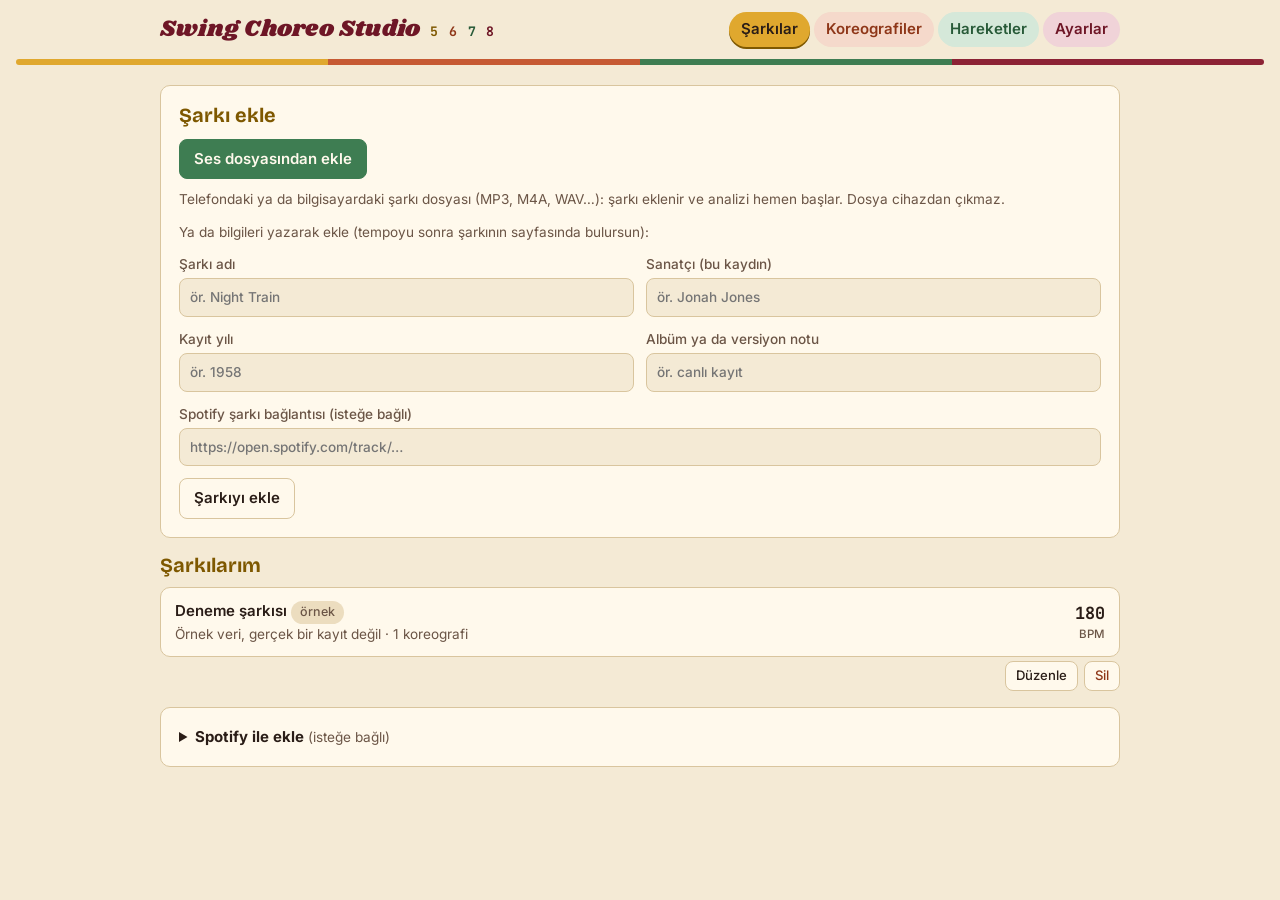
<file: docs/index.html>
<!doctype html>
<html lang="tr">
<head>
<meta charset="utf-8">
<meta name="viewport" content="width=device-width,initial-scale=1,viewport-fit=cover">
<meta name="theme-color" content="#1A1310">
<meta name="apple-mobile-web-app-capable" content="yes">
<meta name="mobile-web-app-capable" content="yes">
<meta name="apple-mobile-web-app-status-bar-style" content="black-translucent">
<meta name="apple-mobile-web-app-title" content="Choreo Studio">
<link rel="manifest" href="manifest.webmanifest">
<link rel="apple-touch-icon" href="simgeler/simge-180.png">
<link rel="icon" type="image/png" href="simgeler/simge-192.png">
<style>:root{padding-top:env(safe-area-inset-top,0px);padding-bottom:env(safe-area-inset-bottom,0px);-webkit-text-size-adjust:100%}body{margin:0}[hidden]{display:none!important}img{max-width:100%}</style>
</head>
<body>
<title>Swing Choreo Studio</title>
<meta name="claude:viewport-fit-sides" content="cover">
<link rel="preconnect" href="https://fonts.googleapis.com">
<link rel="preconnect" href="https://fonts.gstatic.com" crossorigin>
<link rel="stylesheet" href="https://fonts.googleapis.com/css2?family=Bricolage+Grotesque:opsz,wght@12..96,500;12..96,700&family=Shrikhand&family=Inter:wght@400;500;600&family=JetBrains+Mono:wght@500;700&display=swap">
<style>
/* Düzen: tek sütun çalışma masası; üstte marka + gezinme, şarkı içinde alt sekmeler.
   Renk: swing dönemi retro tonları (kullanıcı isteği): krem kâğıt zemin üstünde hardal, kiremit,
   şişe yeşili ve bordo; her ana sekme kendi renginde. Koyu temada aynı renklerin gece kulübü tonları. */
:root {
  --bg: #F4EAD5;
  --surface: #FFF9EC;
  --surface-2: #ECDDBF;
  --line: #D9C59E;
  --fg: #2A1D17;
  --muted: #6B5546;
  /* retro renkler: dolgu, yumuşak zemin, zemin üstünde yazı, dolgu üstünde yazı */
  --hardal: #E0A82E; --hardal-soft: #F6E6B8; --hardal-koyu: #7E5800; --hardal-uzeri: #2A1D17;
  --kiremit: #C65A33; --kiremit-soft: #F5D9CB; --kiremit-koyu: #8E3618; --kiremit-uzeri: #FFF6E6;
  --yesil: #3E7D52; --yesil-soft: #D5E8D9; --yesil-koyu: #285A38; --yesil-uzeri: #FFF6E6;
  --bordo: #8C2335; --bordo-soft: #F0D3D8; --bordo-koyu: #6E1626; --bordo-uzeri: #FFF6E6;
  /* görev renkleri retro renklere bağlı */
  --brass: var(--hardal); --brass-soft: var(--hardal-soft); --brass-yazi: var(--hardal-koyu);
  --teal: var(--yesil); --teal-strong: var(--yesil-koyu); --teal-soft: var(--yesil-soft);
  --warn: var(--kiremit); --warn-soft: var(--kiremit-soft); --warn-yazi: var(--kiremit-koyu);
  --ok: var(--yesil);
  --break: var(--bordo); --break-soft: var(--bordo-soft);
  --font-display: 'Bricolage Grotesque', 'Segoe UI', system-ui, sans-serif;
  --font-retro: 'Shrikhand', 'Bricolage Grotesque', Georgia, serif;
  --font-body: 'Inter', 'Segoe UI', system-ui, -apple-system, sans-serif;
  --font-mono: 'JetBrains Mono', ui-monospace, 'Cascadia Mono', Consolas, monospace;
  --r: 10px;
  --sayfa: var(--hardal); --sayfa-koyu: var(--hardal-koyu);
}
@media (prefers-color-scheme: dark) {
  :root:not([data-theme="light"]) {
    --bg: #1A1310; --surface: #241A15; --surface-2: #31241D; --line: #46362B; --fg: #F3E6CF; --muted: #BBA287;
    --hardal: #E8B53A; --hardal-soft: #3A2E14; --hardal-koyu: #F2CC6B; --hardal-uzeri: #1A1310;
    --kiremit: #E07A4F; --kiremit-soft: #3E2419; --kiremit-koyu: #F2A07E; --kiremit-uzeri: #1A1310;
    --yesil: #6FB07F; --yesil-soft: #1E3326; --yesil-koyu: #9AD4A8; --yesil-uzeri: #1A1310;
    --bordo: #C9566A; --bordo-soft: #3B1C22; --bordo-koyu: #E58C9B; --bordo-uzeri: #1A1310;
    color-scheme: dark;
  }
}
:root[data-theme="dark"] {
  --bg: #1A1310; --surface: #241A15; --surface-2: #31241D; --line: #46362B; --fg: #F3E6CF; --muted: #BBA287;
  --hardal: #E8B53A; --hardal-soft: #3A2E14; --hardal-koyu: #F2CC6B; --hardal-uzeri: #1A1310;
  --kiremit: #E07A4F; --kiremit-soft: #3E2419; --kiremit-koyu: #F2A07E; --kiremit-uzeri: #1A1310;
  --yesil: #6FB07F; --yesil-soft: #1E3326; --yesil-koyu: #9AD4A8; --yesil-uzeri: #1A1310;
  --bordo: #C9566A; --bordo-soft: #3B1C22; --bordo-koyu: #E58C9B; --bordo-uzeri: #1A1310;
  color-scheme: dark;
}
* { box-sizing: border-box; }
body {
  background: var(--bg); color: var(--fg); font-family: var(--font-body); font-size: 15px; line-height: 1.5;
  padding-left: max(16px, env(safe-area-inset-left, 0px)); padding-right: max(16px, env(safe-area-inset-right, 0px));
  padding-block: 0 48px;
}
.kap { max-width: 960px; margin: 0 auto; }
h1, h2, h3 { font-family: var(--font-display); text-wrap: balance; margin: 0; line-height: 1.15; }
h2 { font-size: 1.25rem; font-weight: 700; }
h3 { font-size: 1.02rem; font-weight: 700; }
a { color: var(--teal); }
p { margin: 0; }
.mono, .sayim-yazi { font-family: var(--font-mono); font-variant-numeric: tabular-nums; }
.soluk { color: var(--muted); }
.kucuk { font-size: 0.85rem; }

/* üst bant */
.ust { position: sticky; top: env(safe-area-inset-top, 0px); z-index: 5; background: var(--bg); border-bottom: 1px solid var(--line); margin-bottom: 20px; }
body::before { content: ""; position: fixed; inset: 0 0 auto; height: env(safe-area-inset-top, 0px); z-index: 10; background: var(--bg); }
.ust-ic { display: flex; align-items: center; gap: 16px; flex-wrap: wrap; padding-block: 12px; }
.marka { display: flex; align-items: baseline; gap: 10px; text-decoration: none; color: var(--fg); }
.marka b { font-family: var(--font-display); font-size: 1.3rem; font-weight: 700; letter-spacing: -0.01em; }
.marka span { font-family: var(--font-mono); font-size: 0.72rem; color: var(--brass); letter-spacing: 0.18em; }
.gezinme { display: flex; gap: 4px; margin-left: auto; flex-wrap: wrap; }
.gezinme a { text-decoration: none; color: var(--muted); padding: 6px 12px; border-radius: 999px; font-weight: 500; }
.gezinme a[aria-current="page"] { background: var(--fg); color: var(--bg); }

/* kartlar ve formlar */
.panel { background: var(--surface); border: 1px solid var(--line); border-radius: var(--r); padding: 18px; display: grid; gap: 14px; }
.yigin { display: grid; gap: 16px; }
.satir { display: flex; gap: 10px; flex-wrap: wrap; align-items: center; }
.satir.ara { justify-content: space-between; }
.izgara2 { display: grid; grid-template-columns: repeat(auto-fit, minmax(200px, 1fr)); gap: 12px; }
.izgara3 { display: grid; grid-template-columns: repeat(auto-fit, minmax(150px, 1fr)); gap: 12px; }
label { display: grid; gap: 4px; font-size: 0.85rem; color: var(--muted); font-weight: 500; min-width: 0; }
label.yan { display: flex; align-items: center; gap: 8px; color: var(--fg); font-weight: 400; }
input, select, textarea {
  font: inherit; color: var(--fg); background: var(--bg); border: 1px solid var(--line); border-radius: 8px; padding: 8px 10px; width: 100%; min-width: 0;
}
input[type="checkbox"], input[type="radio"] { width: auto; accent-color: var(--teal); }
textarea { min-height: 80px; resize: vertical; }
input:focus-visible, select:focus-visible, textarea:focus-visible, button:focus-visible, a:focus-visible { outline: 2px solid var(--teal); outline-offset: 2px; }
.ipucu { font-size: 0.85rem; color: var(--muted); max-width: 70ch; }
.btn {
  font: inherit; font-weight: 600; border: 1px solid var(--line); background: var(--surface); color: var(--fg);
  border-radius: 8px; padding: 8px 14px; cursor: pointer; text-decoration: none; display: inline-flex; align-items: center; gap: 6px; white-space: nowrap;
}
.btn:hover { border-color: var(--muted); }
.btn.ana { background: var(--teal); border-color: var(--teal); color: var(--surface); }
.btn.ana:hover { background: var(--teal-strong); }
.btn.kucuk { padding: 4px 10px; font-size: 0.82rem; font-weight: 500; }
.btn.tehlike { color: var(--warn); }
.btn.tehlike.onay { background: var(--warn); color: var(--surface); border-color: var(--warn); }
.btn:disabled { opacity: 0.5; cursor: default; }
.cip { display: inline-flex; align-items: center; gap: 4px; padding: 2px 9px; border-radius: 999px; font-size: 0.78rem; font-weight: 500; background: var(--surface-2); color: var(--muted); white-space: nowrap; }
.cip.brass { background: var(--brass-soft); color: var(--brass-yazi); }
.cip.teal { background: var(--teal-soft); color: var(--teal); }
.cip.uyari { background: var(--warn-soft); color: var(--warn-yazi); }
.cip.break { background: var(--break-soft); color: var(--break); }
.not { border-radius: 8px; padding: 10px 12px; background: var(--surface-2); font-size: 0.88rem; max-width: 75ch; }
.not.uyari { background: var(--warn-soft); color: var(--warn-yazi); }
.not.bilgi { background: var(--teal-soft); color: var(--fg); }
.bos-durum { text-align: center; padding: 28px 16px; color: var(--muted); }

/* şarkı listesi */
.liste { display: grid; gap: 8px; }
.sarki-satir { display: grid; grid-template-columns: 1fr auto; gap: 8px 16px; align-items: center; padding: 12px 14px; background: var(--surface); border: 1px solid var(--line); border-radius: var(--r); text-decoration: none; color: var(--fg); }
.sarki-satir:hover { border-color: var(--teal); }
.sarki-satir .ad { font-weight: 600; }
.sarki-satir .alt { color: var(--muted); font-size: 0.85rem; }
.bpm-buyuk { font-family: var(--font-mono); font-size: 1.05rem; font-weight: 700; text-align: right; }
.bpm-buyuk small { display: block; font-family: var(--font-body); font-size: 0.72rem; font-weight: 500; color: var(--muted); }

/* şarkı başlığı ve alt sekmeler */
.sarki-bas { display: grid; gap: 8px; margin-bottom: 14px; }
.sarki-bas h1 { font-size: clamp(1.5rem, 4vw, 2.1rem); letter-spacing: -0.015em; }
.geri { text-decoration: none; font-size: 0.88rem; color: var(--muted); }
.sekmeler { display: flex; gap: 2px; border-bottom: 1px solid var(--line); margin-bottom: 18px; overflow-x: auto; }
.sekmeler button { font: inherit; font-weight: 600; background: none; border: 0; border-bottom: 2px solid transparent; color: var(--muted); padding: 10px 14px; cursor: pointer; white-space: nowrap; }
.sekmeler button[aria-selected="true"] { color: var(--fg); border-bottom-color: var(--brass); }
@media (max-width: 480px) { .sekmeler button { padding: 10px 8px; font-size: 0.88rem; } .gezinme { margin-left: 0; } }

/* tempo */
.bpm-ana { display: flex; align-items: baseline; gap: 12px; flex-wrap: wrap; }
.bpm-ana .deger { font-family: var(--font-mono); font-size: 2.6rem; font-weight: 700; letter-spacing: -0.02em; line-height: 1; }
.yorumlar { display: flex; gap: 8px; flex-wrap: wrap; }
.yorum { font: inherit; text-align: left; border: 1px solid var(--line); background: var(--bg); color: var(--fg); border-radius: 8px; padding: 8px 12px; cursor: pointer; display: grid; gap: 2px; min-width: 120px; }
.yorum b { font-family: var(--font-mono); font-size: 1.1rem; }
.yorum span { font-size: 0.76rem; color: var(--muted); }
.yorum[aria-pressed="true"] { border-color: var(--brass); background: var(--brass-soft); }
.tablo-kap { overflow-x: auto; }
table { border-collapse: collapse; width: 100%; font-size: 0.88rem; }
th, td { text-align: left; padding: 7px 8px; border-bottom: 1px solid var(--line); vertical-align: middle; }
th { font-size: 0.75rem; text-transform: uppercase; letter-spacing: 0.06em; color: var(--muted); font-weight: 600; }
td.sayi { font-family: var(--font-mono); font-variant-numeric: tabular-nums; }
.dokun { font: inherit; font-family: var(--font-display); font-size: 1.3rem; font-weight: 700; width: 100%; min-height: 110px; border-radius: var(--r); border: 2px dashed var(--brass); background: var(--brass-soft); color: var(--brass-yazi); cursor: pointer; touch-action: manipulation; user-select: none; }
.dokun:active { transform: scale(0.99); }
.ilerleme { height: 6px; background: var(--surface-2); border-radius: 3px; overflow: hidden; }
.ilerleme i { display: block; height: 100%; background: var(--teal); width: 0; transition: width .2s; }
.seviye-cubuk { height: 8px; background: var(--surface-2); border-radius: 4px; overflow: hidden; }
.seviye-cubuk i { display: block; height: 100%; background: var(--brass); width: 0; }

/* müzik haritası */
.cumle { display: grid; gap: 8px; }
.cumle-bas { display: flex; align-items: center; gap: 10px; flex-wrap: wrap; }
.cumle-bas h3 { font-size: 0.95rem; }
.bloklar { display: grid; grid-template-columns: repeat(4, minmax(0, 1fr)); gap: 8px; }
@media (max-width: 640px) { .bloklar { grid-template-columns: repeat(2, minmax(0, 1fr)); } }
.blok { border: 1px solid var(--line); border-radius: 8px; padding: 8px; background: var(--surface); display: grid; gap: 6px; min-width: 0; }
.blok-ust { display: flex; justify-content: space-between; align-items: center; gap: 6px; font-size: 0.78rem; color: var(--muted); }
.enerji { display: inline-flex; gap: 3px; background: none; border: 0; padding: 2px; cursor: pointer; }
.enerji i { width: 7px; height: 14px; border-radius: 2px; background: var(--surface-2); display: block; }
.enerji i.dolu { background: var(--brass); }
.sayimlar { display: grid; grid-template-columns: repeat(8, minmax(0, 1fr)); gap: 2px; }
.sayimlar button { font: inherit; font-family: var(--font-mono); font-size: 0.72rem; padding: 6px 0; border: 0; border-radius: 4px; background: var(--surface-2); color: var(--muted); cursor: pointer; min-width: 0; }
.sayimlar button.v { background: var(--brass); color: var(--hardal-uzeri); font-weight: 700; }
.sayimlar button.b { background: var(--break); color: var(--surface); font-weight: 700; }
.lejant { display: flex; gap: 14px; flex-wrap: wrap; font-size: 0.8rem; color: var(--muted); align-items: center; }
.lejant i { display: inline-block; width: 12px; height: 12px; border-radius: 3px; vertical-align: -2px; margin-right: 4px; }

/* koreografi */
.koreo-ozet { display: flex; gap: 8px; flex-wrap: wrap; align-items: center; }
.koreo-cumle { display: grid; gap: 10px; }
.koreo-cumle > h3 { font-size: 0.9rem; text-transform: uppercase; letter-spacing: 0.08em; color: var(--brass-yazi); padding-top: 6px; }
.sekizlik { border: 1px solid var(--line); border-radius: var(--r); background: var(--surface); overflow: hidden; }
.sekizlik-bas { display: flex; align-items: center; gap: 8px; padding: 8px 12px; background: var(--surface-2); flex-wrap: wrap; font-size: 0.85rem; }
.sekizlik-bas b { font-family: var(--font-display); font-size: 0.95rem; }
.sekizlik-bas .btn { margin-left: auto; }
.oge { border-top: 1px solid var(--line); }
.oge:first-of-type { border-top: 0; }
.oge-ana { display: grid; grid-template-columns: 76px minmax(0, 1fr) auto; gap: 10px; align-items: center; padding: 9px 12px; width: 100%; background: none; border: 0; font: inherit; color: inherit; text-align: left; cursor: pointer; }
.oge-ana:hover { background: var(--bg); }
.oge.secili .oge-ana { background: var(--teal-soft); }
.oge-sayim { font-family: var(--font-mono); font-weight: 700; font-size: 0.95rem; color: var(--teal); }
.oge-ad { font-weight: 600; min-width: 0; }
.oge-ad small { display: block; font-weight: 400; color: var(--muted); font-size: 0.8rem; }
.oge.devam .oge-ad, .oge.devam .oge-sayim { color: var(--muted); font-weight: 500; }
.oge.bosluk .oge-ad { color: var(--warn-yazi); }
.oge-isaret { display: flex; gap: 4px; align-items: center; }
.oge-arac { display: flex; gap: 6px; flex-wrap: wrap; padding: 0 12px 10px 98px; }
@media (max-width: 560px) { .oge-arac { padding-left: 12px; } .oge-ana { grid-template-columns: 60px minmax(0, 1fr) auto; } }
.oge-arac select { width: auto; max-width: 100%; }
.uyarilar { padding: 0 12px 10px 98px; display: grid; gap: 4px; }
@media (max-width: 560px) { .uyarilar { padding-left: 12px; } }
.uyarilar p { font-size: 0.8rem; color: var(--warn-yazi); }
.kilit { font-size: 0.72rem; font-weight: 700; letter-spacing: 0.04em; color: var(--brass-yazi); text-transform: uppercase; }

/* prova */
.prova { display: grid; gap: 16px; }
.sahne { background: var(--surface); border: 1px solid var(--line); border-radius: 14px; padding: clamp(16px, 4vw, 32px); display: grid; gap: 18px; text-align: center; }
.sahne .simdi { font-family: var(--font-display); font-size: clamp(1.8rem, 7vw, 3.4rem); font-weight: 700; letter-spacing: -0.02em; line-height: 1.05; min-height: 1.1em; }
.sahne .simdi.break { color: var(--break); }
.sahne .konum { font-size: 0.9rem; color: var(--muted); }
.sayac { display: grid; grid-template-columns: repeat(8, minmax(0, 1fr)); gap: clamp(4px, 1.2vw, 10px); }
.sayac span { font-family: var(--font-mono); font-weight: 700; font-size: clamp(1.1rem, 5vw, 2rem); padding: clamp(8px, 2vw, 16px) 0; border-radius: 10px; background: var(--surface-2); color: var(--muted); transition: background .06s, color .06s, transform .06s; }
.sayac span.aktif { background: var(--brass); color: var(--hardal-uzeri); transform: scale(1.06); }
.sayac span.hareket-ici { box-shadow: inset 0 -3px 0 var(--teal); }
.sahne .sonraki { font-size: 0.95rem; color: var(--muted); }
.sahne .sonraki b { color: var(--fg); }
@media (prefers-reduced-motion: reduce) { .sayac span { transition: none; } .sayac span.aktif { transform: none; } }

/* hareketler */
.hareket-satir { display: grid; grid-template-columns: minmax(0, 1fr) auto; gap: 6px 12px; padding: 12px 14px; background: var(--surface); border: 1px solid var(--line); border-radius: var(--r); align-items: center; }
.hareket-satir .ad { font-weight: 600; }
.hareket-satir .bilgi { display: flex; gap: 6px; flex-wrap: wrap; grid-column: 1 / -1; }
.alan-grup { border: 1px solid var(--line); border-radius: 8px; padding: 12px; display: grid; gap: 10px; }
.alan-grup legend { font-size: 0.78rem; text-transform: uppercase; letter-spacing: 0.06em; color: var(--muted); padding: 0 4px; }
.onay-kutulari { display: flex; gap: 14px; flex-wrap: wrap; }
pre.metin { white-space: pre-wrap; font-family: var(--font-mono); font-size: 0.82rem; background: var(--bg); border: 1px solid var(--line); border-radius: 8px; padding: 12px; max-height: 320px; overflow: auto; margin: 0; }
.toast { position: fixed; left: 50%; bottom: calc(18px + env(safe-area-inset-bottom, 0px)); transform: translateX(-50%); background: var(--fg); color: var(--bg); padding: 10px 16px; border-radius: 999px; font-size: 0.88rem; z-index: 20; max-width: calc(100% - 32px); }
.hareket-satir.kapali { opacity: 0.6; }
.hareket-satir.kapali .ad::after { content: " · otomatikte kapalı"; font-weight: 400; color: var(--muted); font-size: 0.85rem; }

/* Spotify oynatıcı şeridi (kendi adresindeki sürüm) */
#spotify-cubuk { position: fixed; left: 0; right: 0; bottom: 0; z-index: 15; background: var(--surface); border-top: 1px solid var(--line);
  padding-top: 8px; padding-bottom: calc(6px + env(safe-area-inset-bottom, 0px));
  padding-left: max(16px, env(safe-area-inset-left, 0px)); padding-right: max(16px, env(safe-area-inset-right, 0px)); }
#spotify-cubuk .sc-ic { max-width: 960px; margin: 0 auto; display: grid; gap: 4px; }
#spotify-cubuk iframe { width: 100%; border: 0; border-radius: 12px; display: block; }
#spotify-not { font-size: 0.76rem; color: var(--muted); min-height: 1em; }
body.spotify-acik { padding-bottom: calc(124px + env(safe-area-inset-bottom, 0px)); }
body.spotify-acik .toast { bottom: calc(124px + env(safe-area-inset-bottom, 0px)); }

/* şarkı listesi: kart + araçlar, yerinde düzenleme */
.sarki-kart { display: grid; gap: 4px; }
.sarki-arac { display: flex; gap: 6px; justify-content: flex-end; }
.sarki-duzen { gap: 10px; }
details.panel > summary { cursor: pointer; list-style-position: inside; }

/* hazır koreografiler */
.hazir-kart { gap: 10px; }
.hazir-kart h3 { font-size: 1.1rem; }
.hazir-kisa { padding: 6px 0; border-top: 1px solid var(--line); }
.hazir-kisa:first-child { border-top: 0; }
@media (max-width: 480px) { .gezinme { gap: 0; width: 100%; justify-content: space-between; flex-wrap: nowrap; } .gezinme a { padding: 6px 8px; font-size: 0.84rem; } }

/* ---- Retro görünüm: sekmeler kendi renginde, başlık altında dört renkli şerit ---- */
.ust { border-bottom: 0; }
.ust::after { content: ""; display: block; height: 6px; border-radius: 3px; margin-bottom: 2px;
  background: linear-gradient(90deg, var(--hardal) 0 25%, var(--kiremit) 25% 50%, var(--yesil) 50% 75%, var(--bordo) 75% 100%); }
.marka b { font-family: var(--font-retro); font-weight: 400; font-size: 1.45rem; letter-spacing: 0.01em; color: var(--bordo-koyu); }
.marka span { font-family: var(--font-mono); font-size: 0.82rem; font-weight: 700; letter-spacing: 0.1em; }
.marka span i { font-style: normal; }
.marka span i:nth-child(1) { color: var(--hardal-koyu); }
.marka span i:nth-child(2) { color: var(--kiremit-koyu); }
.marka span i:nth-child(3) { color: var(--yesil-koyu); }
.marka span i:nth-child(4) { color: var(--bordo-koyu); }
[data-renk="hardal"] { --r: var(--hardal); --r-soft: var(--hardal-soft); --r-koyu: var(--hardal-koyu); --r-uzeri: var(--hardal-uzeri); }
[data-renk="kiremit"] { --r: var(--kiremit); --r-soft: var(--kiremit-soft); --r-koyu: var(--kiremit-koyu); --r-uzeri: var(--kiremit-uzeri); }
[data-renk="yesil"] { --r: var(--yesil); --r-soft: var(--yesil-soft); --r-koyu: var(--yesil-koyu); --r-uzeri: var(--yesil-uzeri); }
[data-renk="bordo"] { --r: var(--bordo); --r-soft: var(--bordo-soft); --r-koyu: var(--bordo-koyu); --r-uzeri: var(--bordo-uzeri); }
.gezinme a { font-weight: 600; color: var(--r-koyu); background: var(--r-soft); }
.gezinme a[aria-current="page"] { background: var(--r); color: var(--r-uzeri); box-shadow: 0 2px 0 var(--r-koyu); }
.sekmeler { gap: 4px; }
.sekmeler button { border-radius: 8px 8px 0 0; border-bottom-width: 3px; }
.sekmeler button:hover { color: var(--r-koyu); }
.sekmeler button[aria-selected="true"] { color: var(--r-koyu); background: var(--r-soft); border-bottom-color: var(--r); }
.btn.tehlike { color: var(--warn-yazi); }
/* sayfanın rengi: başlıklar o sekmenin renginde */
body[data-sayfa="koreografiler"] { --sayfa: var(--kiremit); --sayfa-koyu: var(--kiremit-koyu); }
body[data-sayfa="hareketler"] { --sayfa: var(--yesil); --sayfa-koyu: var(--yesil-koyu); }
body[data-sayfa="yedek"] { --sayfa: var(--bordo); --sayfa-koyu: var(--bordo-koyu); }
main h2 { color: var(--sayfa-koyu); }
.sahne { border-top: 5px solid var(--bordo); }
.sayac span:nth-child(odd) { background: var(--surface-2); }
.yorum[aria-pressed="true"] { border-color: var(--brass); background: var(--brass-soft); }
/* Hareketler: Aktif / Aktif olmayanlar */
.hareket-sekmeler { display: flex; gap: 4px; flex-wrap: wrap; }
.hareket-sekmeler button { font: inherit; font-weight: 600; font-size: 0.88rem; border: 0; border-radius: 999px; padding: 7px 12px; cursor: pointer; background: var(--r-soft); color: var(--r-koyu); }
.hareket-sekmeler button[aria-selected="true"] { background: var(--r); color: var(--r-uzeri); box-shadow: 0 2px 0 var(--r-koyu); }
</style>
<div id="uygulama"></div>
<script>
// ======================================================================
// Swing Choreo Studio — saf motor: hareket kütüphanesi, sayım matematiği,
// koreografi üretimi, doğrulama ve sesten analiz. Arayüze bağlı değildir.
// Zaman birimi: "vuruş" (count). 0 = şarkıdaki ilk "1". Yarım vuruş = "&".
// ======================================================================
const SCS = (function () {
  'use strict';
  const EPS = 1e-6;
  const mod = (a, n) => ((a % n) + n) % n;
  const yakin = (a, b) => Math.abs(a - b) < 1e-4;
  const uid = (p) => (p || '') + Math.random().toString(36).slice(2, 9) + (Date.now() % 1e7).toString(36);
  const bekle = () => new Promise((r) => setTimeout(r, 0));

  // ---------------- Hareket kütüphanesi ----------------
  function H(id, name, start, length, travel, energy, level, character, bpmMin, bpmMax, desc, ek) {
    return Object.assign({
      id, name, start, length, lengthOptions: null, flexStart: false, travel, energy, level, character,
      accents: [], weightStart: 'any', weightEnd: 'any', mirror: false, sekizSerbest: true, kullan: true, bpmMin, bpmMax,
      desc, video: '', variations: '', kind: 'hareket', builtin: true,
      vurguSayimlari: VARSAYILAN_VURGU[id] ? VARSAYILAN_VURGU[id].slice() : [],
    }, ek || {});
  }
  // Hareketin vurguyu yaptığı dans sayımları (başlangıç önerisi; kullanıcı kütüphanede düzeltir)
  const VARSAYILAN_VURGU = {
    'stomps': [1], 'kick-ball-change': [8], 'boogie-drops': [1, 5], 'scissor-kicks': [1, 3],
    'hallelujah': [1], 'knee-slaps': [1, 3], 'shimmy': [1], 'apple-jacks': [1, 5], 'charleston': [1, 5],
  };

  function varsayilanHareketler() {
    return [
      H('suzie-q', 'Suzie Q', 1, 4, 'yana', 2, 1, 'akıcı', 100, 220, 'Topuk ve parmak ucu dönüşleriyle yana kayan hareket. Bir yöne 4 sayım; iki yön art arda 8 eder.', { mirror: true }),
      H('shorty-george', 'Shorty George', 1, 8, 'ileri', 2, 1, 'groove', 100, 200, 'Alçak duruşta, dizler birlikte adım yönüne dönerek küçük adımlarla ilerleme.'),
      H('tacky-annie', 'Tacky Annie', 1, 8, 'yerinde', 2, 1, 'oyunbaz', 120, 240, 'Yerinde, oyunbaz adım ve tekme dizisi.', { variations: 'Varyasyonlarını buraya yaz (ör. dönüşlü, tek ayakla, yarım tempoda).' }),
      H('apple-jacks', 'Apple Jacks', 1, 8, 'yana', 3, 2, 'oyunbaz', 110, 220, 'Ayak uçları ve topuklar dönerken ağırlık bir yandan öbür yana aktarılır; dizler yaylanır.', { mirror: true }),
      H('fall-off-the-log', 'Fall Off The Log', 1, 8, 'yana', 2, 2, 'akıcı', 120, 230, 'Çapraz düşer gibi ağırlık aktarımı; gövde yanlara sallanır.', { mirror: true }),
      H('boogie-forward', 'Boogie Forward', 8, 8, 'ileri', 2, 1, 'groove', 100, 220, 'Kalça ve dizlerle groove yaparak öne ilerleyen adımlar.'),
      H('boogie-back', 'Boogie Back', 1, 8, 'geri', 2, 1, 'groove', 100, 220, 'Boogie Forward\'ın geriye giden eşi.'),
      H('charleston', 'Charleston', 1, 8, 'yerinde', 3, 1, 'groove', 120, 240, 'Öne ve geriye ayak vuruşları arasında ağırlık aktarımı; klasik sallanan ritim.'),
      H('kick-ball-change', 'Kick Ball Change', 7, 2, 'yerinde', 2, 1, 'vurgu', 90, 260, 'Tekme, ayak ucu, ağırlık değişimi: "7 & 8". Cümle sonu ve geçiş için. 4 sayımlık periyotla 3 & 4\'te de girer.', { mirror: true, accents: ['cümle sonu'] }),
      H('scissor-kicks', 'Scissor Kicks', 1, 4, 'yerinde', 3, 2, 'keskin', 120, 260, 'Ayaklar sıçrayarak makas gibi öne-arkaya yer değiştirir.', { accents: ['vurgu'] }),
      H('camel-walk', 'Camel Walk', 1, 8, 'ileri', 1, 1, 'akıcı', 90, 180, 'Gövde dalgasıyla öne doğru yumuşak yürüyüş.'),
      H('mess-around', 'Mess Around', 1, 8, 'yerinde', 1, 1, 'akıcı', 80, 180, 'Gövde ve kalça daireleri; sakin bölümler için.'),
      H('fishtails', 'Fishtails', 1, 4, 'yerinde', 2, 2, 'oyunbaz', 100, 200, 'Kalça yanlara sallanır, ayaklar yerinde küçük adımlar atar.'),
      H('jazz-square', 'Jazz Square', 1, 4, 'yerinde', 1, 1, 'akıcı', 80, 220, 'Çapraz, geri, yana, öne: dört adımla kare.', { mirror: true }),
      H('shimmy', 'Shimmy', 1, 4, 'yerinde', 2, 1, 'oyunbaz', 80, 260, 'Omuzların hızlı titreşimi. Süresi esnek: vurgu ya da dolgu.', { flexStart: true, lengthOptions: [2, 4, 8], accents: ['vurgu'] }),
      H('stomps', 'Stomps', 1, 2, 'yerinde', 3, 1, 'vurgu', 80, 260, 'Ağırlıklı ayak vuruşu; müzikteki darbeleri (hit) vurgular.', { flexStart: true, lengthOptions: [1, 2, 4], accents: ['vurgu', 'cümle sonu'] }),
      H('swivels', 'Swivels', 1, 8, 'ileri', 2, 2, 'oyunbaz', 100, 200, 'Topuk ya da parmak uçları üzerinde ayaklar birlikte dönerek ilerler.'),
      H('boogie-drops', 'Boogie Drops', 1, 8, 'yerinde', 2, 2, 'keskin', 100, 200, 'Dizlerle aşağı düşüş ve kalkış; vurgulu.', { accents: ['vurgu'] }),
      // 2. grup (sürüm 3): klasik vernacular jazz adımları. Sayımlar başlangıç önerisidir.
      H('truckin', "Truckin'", 1, 8, 'ileri', 2, 1, 'groove', 100, 220, 'İşaret parmağı sallanırken topuk dönüşleriyle öne yürüyüş.'),
      H('peckin', "Peckin'", 1, 4, 'yerinde', 2, 2, 'oyunbaz', 110, 220, 'Baş ve boyun öne-geri "gagalar", adımlar ritimle.'),
      H('spank-the-baby', 'Spank the Baby', 1, 8, 'yerinde', 2, 2, 'oyunbaz', 120, 220, 'Elle vurgu yapılan oyunbaz adım dizisi.'),
      H('eagle-slide', 'Eagle Slide', 1, 8, 'yana', 2, 2, 'akıcı', 100, 200, 'Bir bacak gergin, yana kayarak ilerleme.', { mirror: true }),
      H('crazy-legs', 'Crazy Legs', 1, 4, 'yerinde', 3, 2, 'oyunbaz', 120, 240, 'Dizler içe-dışa çapraz hareket eder.'),
      H('black-bottom', 'Black Bottom', 1, 8, 'yerinde', 2, 2, 'groove', 100, 200, 'Kalça vurgulu, ayak vuruşlu 1920\'ler adımı.'),
      H('cakewalk', 'Cakewalk', 1, 8, 'ileri', 2, 1, 'oyunbaz', 100, 200, 'Dik ve gösterişli, dizleri kaldırarak yürüyüş.'),
      H('tick-tocks', 'Tick Tocks', 1, 4, 'yana', 1, 1, 'akıcı', 100, 220, 'Ağırlık sarkaç gibi iki yana aktarılır.', { mirror: true }),
      H('hallelujah', 'Hallelujah', 1, 8, 'yerinde', 3, 2, 'keskin', 120, 240, 'Kollar yukarıda, sıçramalı ve vurgulu adım.', { accents: ['vurgu'] }),
      H('scarecrow', 'Scarecrow', 1, 8, 'yerinde', 2, 2, 'oyunbaz', 110, 220, 'Korkuluk gibi kollar, gevşek bacak sallamaları.'),
      H('mooche', 'Mooche', 1, 4, 'yerinde', 1, 2, 'akıcı', 90, 200, 'Ayaklar birlikte topuk ve parmak ucuyla kayar.'),
      H('knee-slaps', 'Knee Slaps', 1, 4, 'yerinde', 3, 1, 'vurgu', 120, 240, 'Dizlere el vuruşlarıyla vurgu.', { accents: ['vurgu'] }),
      H('poz', 'Duruş / Poz', 1, 2, 'yerinde', 1, 1, 'poz', 40, 400, 'Dur, tut, gövdeyle ifade et. Kısa boşluklar ve cümle sonları için. Her sayımda başlayabilir, süresi yere göre ayarlanır.', { flexStart: true, kind: 'poz', accents: ['cümle sonu'], system: true }),
      H('freeze', 'Freeze (break)', 1, 2, 'yerinde', 1, 1, 'poz', 40, 400, 'Müzikteki break boyunca tamamen dur; müzik dönünce devam et. Break işaretlerine kendiliğinden konur.', { flexStart: true, kind: 'poz', accents: ['break'], system: true }),
    ];
  }

  const KARAKTERLER = ['akıcı', 'groove', 'keskin', 'oyunbaz', 'vurgu', 'poz'];
  const YONLER = ['yerinde', 'ileri', 'geri', 'yana'];
  const VURGU_ETIKETLERI = ['vurgu', 'break', 'cümle sonu', 'cümle başı'];

  // ---------------- Sayım matematiği ----------------
  // Mutlak vuruş → sekizlik numarası (0 tabanlı) ve sayım etiketi ("1".."8", "7&")
  function sayim(b) {
    const blok = Math.floor(b / 8 + EPS);
    const ic = b - blok * 8;
    const tam = Math.floor(ic + EPS);
    const yarim = ic - tam > 0.25;
    return { blok, sayi: tam + 1, etiket: (tam + 1) + (yarim ? '&' : '') };
  }
  // Hareketin "başlangıç" alanı (1..8.5) → etiket
  function baslangicEtiketi(s) {
    const t = Math.floor(s + EPS);
    return t + (s - t > 0.25 ? '&' : '');
  }
  // Bir harekete ait son sayım (dahil)
  function sonVurus(t, L) { return t + L - (yakin(L % 1, 0) ? 1 : 0.5); }

  // 4 sayım ve altındaki hareketler 4'lük, uzunlar 8'lik periyotla hizalanır:
  // 1'de başlayan 4 sayımlık hareket 5'te de başlayabilir; 7&8'lik KBC 3&4'te de.
  function hizaPeriyodu(L) { return L <= 4 + EPS ? 4 : 8; }
  // t: hareketin kendi başlangıç sayımının düştüğü vuruş (8'de hazırlıkla girişte hazırlıktan sonraki vuruş)
  function baslangicUygun(m, t) {
    if (m.flexStart) return yakin(t * 2, Math.round(t * 2));
    const p = hizaPeriyodu(m.length);
    return yakin(mod(t, p), mod(m.start - 1, p));
  }
  const sonrakiSinir = (t, n) => Math.ceil(t / n - EPS) * n; // t sınırdaysa t

  // Hareketin giriş ailesi:
  //  '1'   1'de (4 sayımlıkta 5'te de) başlar
  //  '8'   8'de (4 sayımlıkta 4'te de) başlar: 8 → 1…7
  //  'ara' başka bir sayımda başlar (ör. Kick Ball Change 7&8)
  //  'esnek' süresi seçenekli dolgu/vurgu hareketi, 'poz' duruş ve freeze
  function aile(m) {
    if (!m) return 'esnek';
    if (m.kind === 'poz') return 'poz';
    if (m.flexStart) return 'esnek';
    const p = hizaPeriyodu(m.length), s = mod(m.start - 1, p);
    if (yakin(s, p - 1)) return '8';
    if (yakin(s, 0)) return '1';
    return 'ara';
  }
  // Geçiş kuralları (kullanıcı kararı):
  //  - 8'de başlayan hareketten sonra ya yine 8'de başlayan hareket gelir,
  //    ya da 1'de başlayan hareket 8'de hazırlıkla girer (on=1, süresi +1). 8 boş kalmaz.
  //  - 1'de başlayan hareketten 8'de başlayana geçmek için önceki hareket 8'ini bırakır
  //    (bir=1, süresi −1; kütüphanede "8'i bırakılabilir" açık olmalı) ya da araya duruş/break girer.
  function beklenenSure(m, it) { return m.length + (it.on ? 1 : 0) - (it.bir ? 1 : 0); }

  // 8'lik ve 32'lik cümle kuralı:
  // - Sekizliğin ortasında başlayan hareket ya o sekizlik içinde biter,
  //   ya da sadece 8'de bir sayımlık hazırlıkla sonraki sekizliğin 1'ine bağlanır.
  // - Hareketin gövdesi (hazırlıktan sonrası) 32'lik cümle sınırını aşamaz.
  function sinirUygun(t, L) {
    const son = t + L;
    const b8 = sonrakiSinir(t, 8);
    let cekirdek = t;
    if (b8 > t + EPS) {
      if (son <= b8 + EPS) return true;
      if (b8 - t > 1 + EPS) return false;
      cekirdek = b8;
    }
    const b32 = sonrakiSinir(cekirdek + 0.01, 32);
    return son <= b32 + EPS;
  }
  function hazirlik(t, L) {
    const b8 = sonrakiSinir(t, 8);
    return (b8 > t + EPS && t + L > b8 + EPS) ? b8 - t : 0;
  }

  function ayna(w, side) {
    if (side === 'L') return w === 'R' ? 'L' : w === 'L' ? 'R' : w;
    return w;
  }

  // ---------------- Şarkı yardımcıları ----------------
  function toplamVurus(s) {
    if (s.beats && s.beats.length && s.originIdx != null) return Math.max(0, s.beats.length - 1 - s.originIdx);
    if (s.bpm && s.durationSec) return Math.max(0, Math.floor((s.durationSec - (s.firstOneSec || 0)) * s.bpm / 60 + EPS));
    return 0;
  }
  function bolumEtiketi(s, b) {
    let l = '';
    for (const x of (s.sections || [])) if (x.beat <= b + EPS && x.label) l = x.label;
    return l;
  }
  function blokEnerji(s, blok) {
    const e = s.energy && s.energy[blok];
    return e >= 1 && e <= 3 ? e : 2;
  }
  function breakAraliklari(s, a, b) {
    const bs = [...new Set((s.breaks || []).filter((x) => x >= a - EPS && x < b - EPS))].sort((x, y) => x - y);
    const r = [];
    for (const x of bs) {
      const l = r[r.length - 1];
      if (l && yakin(l.t + l.L, x)) l.L += 1; else r.push({ t: x, L: 1 });
    }
    return r;
  }
  function aralikHesapla(s, ayar) {
    const top = toplamVurus(s);
    if (ayar.uzunluk === 'ilk') {
      const sec = (s.sections || []).map((x) => x.beat).filter((b) => b >= 32 && b < top).sort((a, b) => a - b);
      // ilk bölüm: ilk bölüm değişimine kadar, yoksa ilk iki cümle
      let son = sec.length ? sec[0] : Math.min(64, top);
      return [0, Math.min(son, top)];
    }
    if (ayar.uzunluk === 'secili') {
      const a = Math.max(0, ((ayar.bas || 1) - 1) * 8);
      const b = Math.min(top, (ayar.bit || 1) * 8);
      return [a, Math.max(a, b)];
    }
    return [0, top];
  }

  // ---------------- Puanlama ----------------
  function hedefEnerji(s, t, ayar) {
    const e = blokEnerji(s, Math.floor(t / 8 + EPS));
    const kay = { 1: -0.8, 2: 0, 3: 0.8 }[ayar.enerji] || 0;
    return Math.max(1, Math.min(3, e + kay));
  }
  function stilPuani(m, stil) {
    const c = m.character;
    if (stil === 'klasik') return c === 'groove' ? 1 : c === 'akıcı' ? 0.6 : c === 'keskin' ? -0.2 : 0;
    if (stil === 'enerjik') return (m.energy >= 3 ? 1 : m.energy === 2 ? 0.3 : -0.4) + (c === 'keskin' ? 0.3 : 0);
    if (stil === 'eglenceli') return c === 'oyunbaz' ? 1.2 : c === 'groove' ? 0.3 : 0;
    if (stil === 'ritmik') return c === 'keskin' ? 1.2 : c === 'vurgu' ? 0.8 : c === 'akıcı' ? -0.5 : 0;
    return 0;
  }
  const keskinMi = (m) => m.character === 'vurgu' || m.character === 'keskin' || (m.accents || []).includes('vurgu');

  // Hareketin vurgu sayımları (dans sayımı olarak, ör. [5]) → hareketin başından itibaren vuruş farkları.
  // 8'den uzun hareketlerde vurgu her 8 sayımda tekrar eder. on: 8'de hazırlıkla giriş (gövde 1 vuruş sonra).
  function vurguOfsetleri(m, L, on) {
    const acc = m && m.vurguSayimlari;
    if (!acc || !acc.length) return [];
    const govdeL = L - (on ? 1 : 0);
    const out = [];
    for (const a of acc) {
      const o0 = m.flexStart ? Math.max(0, a - 1) : mod(a - m.start, 8);
      for (let o = o0; o < govdeL - EPS; o += 8) out.push(o + (on ? 1 : 0));
    }
    return out;
  }
  // Bir öğenin müzikteki darbelerle (vurgu) denk gelen sayımları
  function vurguDenkligi(it, m, song) {
    const set = new Set((song.accents || []).map((a) => Math.round(a * 2)));
    return vurguOfsetleri(m, it.L, it.on).map((o) => it.t + o).filter((b) => set.has(Math.round(b * 2)));
  }

  function adayPuani(m, t, L, side, st, ctx, kopya, on) {
    const { song, ayar } = ctx;
    const guclu = ayar.uyum === 'guclu'; // "Müziğe vurgu uyumu: Güçlü"
    let p = 0;
    const acc = m.accents || [];
    if (m.kind === 'poz') {
      p -= 2.5;
      if (L > 2) p -= 0.5 * (L - 2);
      if (!kopya && st.son === 'poz') p -= 3;
    } else {
      p -= 1.3 * Math.abs(m.energy - hedefEnerji(song, t, ayar));
      if (ayar.enerji === 1) { if (L >= 8) p += 0.8; if (L <= 2) p -= 0.6; }
      else if (ayar.enerji === 2) { if (L >= 4) p += 0.3; }
      else if (L <= 4) p += 0.6;
      p += stilPuani(m, ayar.stil);
      if (m.level === ayar.seviye) p += ayar.seviye === 3 ? 0.5 : 0.3;
      if (!kopya) {
        // kullanım cezası şarkının uzunluğuna göre: uzun şarkıda hareketlerin tekrar etmesi doğal
        const k = { 1: 1.0, 2: 0.5, 3: 0.2 }[ayar.tekrar];
        const beklenen = ((t - ctx.aralik[0]) / 8 + 1) / Math.max(4, ctx.hareketSayisi) * { 1: 0.8, 2: 1, 3: 1.5 }[ayar.tekrar];
        p -= k * Math.max(0, (st.kullanim[m.id] || 0) - beklenen);
        if (L <= 2 && st.sonKisa) p -= 1;
        if (st.son === m.id) {
          // aynalı hareketin öbür yönü doğal bir eştir; aynı yönde tekrar cezalı
          if (m.mirror && side && st.sonSide && side !== st.sonSide) p -= { 1: 0.6, 2: 0.2, 3: 0 }[ayar.tekrar];
          else p -= { 1: 2.5, 2: 1.8, 3: 1.0 }[ayar.tekrar];
        }
        const ii = st.ileri + (m.travel === 'ileri' ? 1 : m.travel === 'geri' ? -1 : 0);
        if (Math.abs(ii) > 2) p -= Math.abs(ii) - 2;
        if (m.travel === 'yana') {
          const y = st.yan + (side === 'L' ? -1 : 1);
          if (Math.abs(y) > 1) p -= 0.6 * (Math.abs(y) - 1);
        }
      }
    }
    const son = t + L;
    // Müzikteki darbeler (vurgular): hareketin kendi vurgu sayımı darbeye denk gelirse güçlü ödül.
    // Darbe akıcı bir hareketin ortasına düşerse ceza (hareket müziği "kaçırır").
    const ofs = m.kind === 'poz' ? [] : vurguOfsetleri(m, L, on);
    const ofsSet = new Set(ofs.map((o) => Math.round((t + o) * 2)));
    let denk = 0;
    for (const a of ctx.vurgular) {
      if (a < t - EPS || a >= son - EPS) continue;
      if (ofsSet.has(Math.round(a * 2))) { p += guclu ? 3.4 : 1.8; denk++; }
      else if (!ofs.length && yakin(a, t)) p += keskinMi(m) ? 1.0 : 0.1; // vurgu sayımı girilmemiş harekette eski kural
      else if (m.character === 'akıcı' && L >= 4) p -= guclu ? 1.8 : 0.9;
      else if (!ofs.length && keskinMi(m)) p += 0.3;
      else p -= guclu ? 0.9 : 0.4;
    }
    // vurgu sayımı müzikte darbesiz bir yere düşüyorsa, yakında darbe varken hafif ceza (vurgu boşa gider)
    if (ofs.length && !denk && ctx.vurgular.some((a) => a >= t - EPS && a < son - EPS)) p -= guclu ? 0.9 : 0.3;
    // enerji yükselişi/düşüşü: sekizlik başında enerji arttıysa keskin/enerjik giriş, düştüyse akıcı geçiş
    const govdeBas = t + (on ? 1 : 0);
    if (m.kind !== 'poz' && yakin(mod(govdeBas, 8), 0)) {
      const blok = Math.round(govdeBas / 8);
      if (ctx.yukselis && ctx.yukselis.has(blok)) p += (keskinMi(m) || m.energy >= 3) ? 0.7 : -0.2;
      if (ctx.dusus && ctx.dusus.has(blok)) p += m.character === 'akıcı' || m.energy === 1 ? 0.5 : -0.2;
    }
    // vurgu müziğin bir sonraki sayımındaysa, akıcı hareketi orada bitirmek iyidir
    if (ctx.vurguSet.has(Math.round(son * 2)) && m.kind !== 'poz') p += 0.3;
    if (yakin(mod(son, 32), 0) && (acc.includes('cümle sonu') || m.character === 'vurgu')) p += 0.8;
    if (yakin(mod(t, 32), 0) && L >= 8) p += 0.3;
    if (acc.includes('cümle başı') && yakin(mod(t, 32), 0)) p += 0.6;
    if (ctx.sonVurus && yakin(son, ctx.sonVurus) && (acc.includes('cümle sonu') || keskinMi(m))) p += 1;
    return p;
  }

  // giris: sıradaki hareketin nasıl girebileceği
  //  'serbest' başta ya da break'ten sonra, 'normal' 1'lik ya da ara hareketten sonra,
  //  'zincir8' 8'de başlayan hareketten sonra, 'zorunlu8' 8 bırakıldıktan ya da duruş bağlantısından sonra
  function yeniDurum() { return { kullanim: {}, son: null, sonSide: null, sonKisa: false, agirlik: 'any', ileri: 0, yan: 0, giris: 'serbest' }; }
  function durumKopya(st) { return Object.assign({}, st, { kullanim: Object.assign({}, st.kullanim) }); }
  function girisSonrasi(it, m) {
    if (!m || m.id === 'freeze') return 'serbest';
    if (it.bir) return 'zorunlu8';
    const a = aile(m);
    if (a === '8') return 'zincir8';
    if (a === 'poz' && yakin(mod(it.t + it.L, 8), 7) && !it.dolgu) return 'zorunlu8';
    return 'normal';
  }
  function durumaUygula(st, it, m) {
    st.giris = girisSonrasi(it, m);
    if (!m) { st.agirlik = 'any'; st.son = null; return; }
    if (m.kind !== 'poz') st.kullanim[m.id] = (st.kullanim[m.id] || 0) + 1;
    st.son = m.id;
    st.sonSide = it.side || null;
    st.sonKisa = it.L <= 2 && m.kind !== 'poz';
    st.agirlik = ayna(m.weightEnd, it.side);
    if (m.travel === 'ileri') st.ileri += 1; else if (m.travel === 'geri') st.ileri -= 1;
    if (m.travel === 'yana') st.yan += it.side === 'L' ? -1 : 1;
  }
  // Geçiş kuralına uyuyor mu? Uymuyorsa nedenini döndürür.
  function gecisSorunu(giris, m, on, bir) {
    const a = aile(m);
    if (m.id === 'freeze') return null;
    if (on && !(giris === 'zincir8' || giris === 'serbest')) return '8\'de hazırlık sadece 8\'de başlayan bir hareketin ya da break\'in arkasından olur.';
    if (giris === 'zorunlu8' && a !== '8') return 'Önceki hareket 8\'ini bıraktı (ya da duruşla bağlandı); burada 8\'de başlayan bir hareket gelmeli.';
    if (giris === 'zincir8' && !(a === '8' || (a === '1' && on))) return 'Önceki hareket 8\'de başlıyor ve 7\'de bitiyor; arkasından ya yine 8\'de başlayan ya da 8\'de hazırlıkla giren bir hareket gelmeli.';
    if (giris === 'normal' && a === '8') return 'Bu hareket 8\'de başlıyor ama önceki hareket 8\'ini bırakmıyor; önceki hareketin 8\'ini bırak ya da araya duruş koy.';
    return null;
  }

  function uygunMu(m, ctx) {
    if (m.id === 'freeze') return false;
    if (m.kullan === false && m.kind !== 'poz') return false; // kullanıcı otomatik koreografide istemiyor
    if (m.level > ctx.ayar.seviye) return false;
    const bpm = ctx.song.bpm;
    if (bpm && m.kind !== 'poz' && (bpm < m.bpmMin * 0.97 || bpm > m.bpmMax * 1.03)) return false;
    return true;
  }
  // Duruş sadece meşru yerlerde: 8'de başlayan harekete bağlantı (8'den hemen önce biter),
  // break'ten önceki / koreografinin sonundaki kısa kalan.
  function pozUzunluklari(t, kalan, st, ctx) {
    const out = [];
    if (st.giris === 'zorunlu8') return out;
    if (st.giris === 'zincir8') { if (kalan <= 2 + EPS && ctx.sonuSerbest) out.push({ L: kalan, puan: -0.5 }); return out; }
    if (ctx.var8) {
      const hedef = sonrakiSinir(t + 0.01, 8) - 1; // sonraki 8'in hemen öncesi
      const L = hedef - t;
      if (L > EPS && L <= kalan - 1 + EPS) out.push({ L, puan: -1.5 - 0.25 * L });
    }
    if (kalan <= 4 + EPS && !out.some((o) => yakin(o.L, kalan))) out.push({ L: kalan, puan: -1 });
    return out;
  }

  // m hareketinin t'deki seçenekleri. elle: kurallara uymayanlar da döner (uyarıyla).
  function hareketSecenekleri(m, t, kalan, st, ctx, elle) {
    const out = [];
    const a = aile(m);
    const taraflar = m.mirror ? ['R', 'L'] : [null];
    const ekle = (L, on, bir, ek) => {
      if (!(L > EPS) || L > kalan + EPS) return;
      if (!sinirUygun(t, L)) return;
      const gecis = gecisSorunu(st.giris, m, on, bir);
      if (gecis && !elle) return;
      for (const side of taraflar) {
        const ws = ayna(m.weightStart, side);
        const ayak = st.agirlik !== 'any' && ws !== 'any' && ws !== st.agirlik;
        if (ayak && !elle) continue;
        const sorun = gecis || (ayak ? 'Ağırlık uymuyor.' : null);
        out.push({ tur: 'hareket', m, t, L, side, on, bir, sorun, puan: adayPuani(m, t, L, side, st, ctx, false, on) + (ek || 0) });
      }
    };
    if (a === 'poz') {
      if (m.id === 'freeze' && !elle) return out;
      if (elle) { const L = Math.min(kalan, sonrakiSinir(t + 0.01, 8) - t); ekle(L, 0, 0, 0); return out; }
      for (const o of pozUzunluklari(t, kalan, st, ctx)) ekle(o.L, 0, 0, o.puan + 2.5);
      return out;
    }
    if (a === 'esnek') {
      const uz = m.lengthOptions && m.lengthOptions.length ? m.lengthOptions : [m.length];
      if (!yakin(t, Math.round(t))) return out;
      for (const L of uz) if (yakin(mod(t + L, 4), 0)) ekle(L, 0, 0, 0); // sayımı kaydırmasın: 4'lük sınırda biter
      return out;
    }
    if (baslangicUygun(m, t)) {
      ekle(m.length, 0, 0, 0);
      if (a === '1' && m.sekizSerbest !== false) {
        // bırakılan 8'e oturabilecek 8'lik hareket var mı (8 uzunluklu: 8'de; 4 uzunluklu: 4'te ya da 8'de)
        const son = t + m.length - 1;
        const yer = (yakin(mod(son, 8), 7) && ctx.var8) || (yakin(mod(son, 4), 3) && ctx.var8_4);
        if (yer || elle) ekle(m.length - 1, 0, 1, -0.2);
      }
    }
    if (a === '1' && baslangicUygun(m, t + 1)) ekle(m.length + 1, 1, 0, 0);
    return out;
  }

  // Önceki parçayı (8'lik ya da 32'lik) kopyalama seçeneği
  function kopyaSecenegi(onceki, t, kaydir, W, ge, st, ctx, ters, bonus) {
    const src = t - kaydir;
    if (src < ctx.aralik[0] - 1 - EPS) return null;
    const i0 = onceki.findIndex((x) => yakin(x.t, src));
    if (i0 < 0) return null;
    const parca = onceki.filter((x) => x.t >= src - EPS && x.t < src + W - EPS);
    if (!parca.length || parca.some((x) => x.sabit || x.moveId === 'freeze' || x.dolgu)) return null;
    if (parca.every((x) => x.moveId === 'poz')) return null;
    for (let i = 1; i < parca.length; i++) if (!yakin(parca[i - 1].t + parca[i - 1].L, parca[i].t)) return null;
    const yeni = parca.map((x) => ({ moveId: x.moveId, t: x.t + kaydir, L: x.L, on: x.on || 0, bir: x.bir || 0, side: ters && x.side ? (x.side === 'R' ? 'L' : 'R') : x.side }));
    const son = yeni[yeni.length - 1];
    if (son.t + son.L > ge + EPS) return null;
    for (const y of yeni) if (!sinirUygun(y.t, y.L)) return null;
    const m0 = ctx.bul(yeni[0].moveId);
    if (!m0) return null;
    if (gecisSorunu(st.giris, m0, yeni[0].on, yeni[0].bir)) return null;
    const ws = ayna(m0.weightStart, yeni[0].side);
    if (st.agirlik !== 'any' && ws !== 'any' && ws !== st.agirlik) return null;
    if (ters && !parca.some((x) => x.side)) return null; // aynalanacak bir şey yoksa aynı seçenek
    // kopyanın sonu, bir sonraki parçanın başlayabileceği bir yere düşmeli (8 bırakıldıysa arkasında 8'lik yer olmalı)
    const sonM = ctx.bul(son.moveId);
    if (girisSonrasi(son, sonM) === 'zorunlu8' && son.t + son.L >= ge - EPS) return null;
    let toplam = 0, n = 0, ileri = 0;
    for (const y of yeni) {
      const m = ctx.bul(y.moveId); if (!m) return null;
      toplam += adayPuani(m, y.t, y.L, y.side, st, ctx, true, y.on); n++;
      ileri += m.travel === 'ileri' ? 1 : m.travel === 'geri' ? -1 : 0;
    }
    let ceza = 0;
    if (Math.abs(st.ileri + ileri) > 2) ceza += Math.abs(st.ileri + ileri) - 2;
    // aynı parça zaten bir kez tekrarlandıysa üçüncüsü cezalı
    const imza = (a, b) => onceki.filter((x) => x.t >= a - EPS && x.t < b - EPS).map((x) => x.moveId + (x.side || '') + (x.t - a) + '/' + x.L).join('|');
    const bu = imza(src, src + W);
    let tekrarSay = 0;
    if (W >= 32) { for (let a = src - 32; a >= ctx.aralik[0] - 1 - EPS; a -= 32) if (imza(a, a + W) === bu) tekrarSay++; }
    else for (let k = 1; k <= 3 && src - W * k >= ctx.aralik[0] - 1 - EPS; k++) if (imza(src - W * k, src - W * k + W) === bu) tekrarSay++; else break;
    if (tekrarSay) ceza += { 1: 3, 2: 2.2, 3: 0.8 }[ctx.ayar.tekrar] * tekrarSay;
    return { tur: 'kopya', ogeler: yeni, W: son.t + son.L - t, puan: bonus + toplam / n - ceza };
  }

  function secenekler(t, ge, st, onceki, ctx, ilkAdim) {
    const kalan = ge - t;
    const out = [];
    // 8'li zincire giren seçenekten sonra kurala uygun devam edecek yer kalmalı (break'e ya da sona kadar)
    const devamEder = (o) => {
      const kal = ge - (o.t + o.L);
      if (kal < EPS) return true;
      const g = girisSonrasi({ t: o.t, L: o.L, bir: o.bir }, o.m);
      if (g === 'zorunlu8') return kal >= ctx.min8 - EPS;
      if (g === 'zincir8') return kal <= 2 + EPS || kal >= Math.min(ctx.min8, ctx.min1 + 1) - EPS;
      return true;
    };
    for (const m of ctx.hareketler) {
      for (const o of hareketSecenekleri(m, t, kalan, st, ctx, false)) if (devamEder(o)) out.push(o);
    }
    // koreografinin ilk hareketi 8'de başlıyorsa girişin son sayımında (8) başlar
    if (ilkAdim && ctx.giris8) {
      for (const m of ctx.hareketler) if (aile(m) === '8') out.push(...hareketSecenekleri(m, t - 1, kalan + 1, st, ctx, false).filter(devamEder));
    }
    const pos = mod(t, 32);
    const tk = ctx.ayar.tekrar;
    // 8'lik tekrar (aynalı ya da aynı)
    let b8;
    if (yakin(pos, 8) || yakin(pos, 7)) b8 = { 1: 0.2, 2: 1.4, 3: 2.2 }[tk];
    else if (yakin(pos, 24) || yakin(pos, 23)) b8 = { 1: -1.5, 2: -1.0, 3: 0.6 }[tk];
    else b8 = { 1: -1.5, 2: -1.2, 3: 0.4 }[tk];
    for (const ters of [true, false]) {
      const k = kopyaSecenegi(onceki, t, 8, 8, ge, st, ctx, ters, b8 + (ters ? 0.2 : 0));
      if (k) out.push(k);
    }
    // 32'lik cümle tekrarı (aynı bölüm etiketi)
    if (yakin(pos, 0) || yakin(pos, 31)) {
      const lab = bolumEtiketi(ctx.song, t + 1.5);
      let bulundu = false;
      for (let k = 1; lab && t - 32 * k >= ctx.aralik[0] - 1 - EPS; k++) {
        if (bolumEtiketi(ctx.song, t - 32 * k + 1.5) !== lab) continue;
        const kp = kopyaSecenegi(onceki, t, 32 * k, 32, ge, st, ctx, false, { 1: -0.3, 2: 1.8, 3: 3 }[tk]);
        if (kp) { out.push(kp); bulundu = true; break; }
      }
      if (!bulundu) {
        const kp = kopyaSecenegi(onceki, t, 32, 32, ge, st, ctx, false, { 1: -3, 2: -1.5, 3: 0.3 }[tk]);
        if (kp) out.push(kp);
      }
    }
    return out;
  }

  function agirlikliSec(ops, sic, rnd) {
    let mx = -Infinity;
    for (const o of ops) mx = Math.max(mx, o.puan);
    let top = 0;
    const w = ops.map((o) => { const v = Math.exp((o.puan - mx) / sic); top += v; return v; });
    let r = rnd() * top;
    for (let i = 0; i < ops.length; i++) { r -= w[i]; if (r <= 0) return ops[i]; }
    return ops[ops.length - 1];
  }

  // Bir boşluğu [gs, ge) doldur: rastgele açgözlü denemeler, en iyisi seçilir.
  // Kurala uyan hiçbir seçenek yoksa "dolgu" işaretli duruş konur (doğrulamada uyarı olarak görünür).
  function boslukDoldur(gs, ge, st0, onceki0, ctx, deneme, sonrakiOge) {
    // boşluğun arkası break ya da koreografinin sonuysa oraya duruşla bağlanılabilir
    ctx.sonuSerbest = !sonrakiOge || sonrakiOge.moveId === 'freeze';
    let enIyi = null;
    for (let d = 0; d < deneme; d++) {
      const st = durumKopya(st0);
      const onceki = onceki0.slice();
      const yeni = [];
      let t = gs, puan = 0, guvenlik = 0, dolgu = 0;
      while (t < ge - EPS && guvenlik++ < 2000) {
        let ops = secenekler(t, ge, st, onceki, ctx, t === ctx.aralik[0] && !onceki.length);
        if (!ops.length) {
          const L = Math.min(ge - t, Math.max(1, sonrakiSinir(t + 0.01, 4) - t));
          ops = [{ tur: 'hareket', m: ctx.bul('poz'), t, L, side: null, on: 0, bir: 0, dolgu: true, puan: -6 }];
          dolgu++;
        }
        const s = agirlikliSec(ops, 0.7, ctx.rnd);
        const ogeler = s.tur === 'kopya' ? s.ogeler : [{ moveId: s.m.id, t: s.t, L: s.L, side: s.side, on: s.on || 0, bir: s.bir || 0, dolgu: !!s.dolgu }];
        for (const o of ogeler) {
          const it = { id: uid('i'), moveId: o.moveId, t: o.t, L: o.L, side: o.side || null, on: o.on || 0, bir: o.bir || 0, dolgu: !!o.dolgu, locked: false };
          yeni.push(it); onceki.push(it);
          durumaUygula(st, it, ctx.bul(o.moveId));
          t = o.t + o.L;
        }
        puan += s.puan * Math.max(1, (s.tur === 'kopya' ? s.W : s.L)) / 8;
      }
      puan -= dolgu * 10;
      // boşluğun arkasındaki sabit harekete kurala uygun bağlanmalı
      if (sonrakiOge) { const mn = ctx.bul(sonrakiOge.moveId); if (mn && gecisSorunu(st.giris, mn, sonrakiOge.on, sonrakiOge.bir)) puan -= 8; }
      if (!enIyi || puan > enIyi.puan) enIyi = { puan, yeni, st };
    }
    return enIyi;
  }

  function seededRnd(seed) {
    let a = seed >>> 0;
    return function () {
      a |= 0; a = (a + 0x6D2B79F5) | 0;
      let t = Math.imul(a ^ (a >>> 15), 1 | a);
      t = (t + Math.imul(t ^ (t >>> 7), 61 | t)) ^ t;
      return ((t ^ (t >>> 14)) >>> 0) / 4294967296;
    };
  }

  function baglam(song, moves, ayar, aralik, seed) {
    const harita = new Map(moves.map((m) => [m.id, m]));
    const sistem = varsayilanHareketler();
    for (const id of ['poz', 'freeze']) if (!harita.has(id)) harita.set(id, sistem.find((m) => m.id === id));
    const bul = (id) => harita.get(id);
    const ctx = { song, ayar, aralik, bul, rnd: seededRnd(seed || (Date.now() & 0x7fffffff)) };
    ctx.hareketler = [...harita.values()].filter((m) => uygunMu(m, ctx));
    if (!ctx.hareketler.some((m) => m.kind !== 'poz')) ctx.hareketler = [...harita.values()].filter((m) => m.id !== 'freeze');
    ctx.hareketSayisi = ctx.hareketler.filter((m) => m.kind !== 'poz').length;
    ctx.var8 = ctx.hareketler.some((m) => aile(m) === '8');
    ctx.var8_4 = ctx.hareketler.some((m) => aile(m) === '8' && m.length <= 4);
    const uz = (a) => ctx.hareketler.filter((m) => aile(m) === a).map((m) => m.length);
    ctx.min8 = Math.min(Infinity, ...uz('8'));
    ctx.min1 = Math.min(Infinity, ...uz('1'));
    // ilk hareket 8'de başlayacaksa girişin son sayımı müzikte olmalı
    const vs = 60 / (song.bpm || 120);
    ctx.giris8 = aralik[0] > 0 || (song.beats && song.originIdx >= 1) || (!song.beats && (song.firstOneSec || 0) >= vs * 0.9);
    ctx.vurgular = (song.accents || []).filter((a) => a >= aralik[0] && a < aralik[1]);
    ctx.vurguSet = new Set(ctx.vurgular.map((a) => Math.round(a * 2)));
    ctx.sonVurus = aralik[1];
    // enerjinin bir önceki sekizliğe göre yükseldiği ve düştüğü sekizlikler
    ctx.yukselis = new Set(); ctx.dusus = new Set();
    for (let b = Math.floor(aralik[0] / 8) + 1; b * 8 < aralik[1]; b++) {
      const fark = blokEnerji(song, b) - blokEnerji(song, b - 1);
      if (fark > 0) ctx.yukselis.add(b); else if (fark < 0) ctx.dusus.add(b);
    }
    return ctx;
  }

  // Ana üretim. sabitler: korunacak öğeler (kilitli ya da bölge dışı).
  // bolge: sadece bu aralıktaki boşluklar doldurulur (yoksa tüm aralık).
  function olustur({ song, moves, ayar, aralik, sabitler = [], bolge = null, seed, deneme = 30 }) {
    const ctx = baglam(song, moves, ayar, aralik, seed);
    const [a, b] = aralik;
    const sabit = sabitler.filter((x) => x.t < b - EPS && x.t + x.L > a + EPS).map((x) => Object.assign({}, x, { sabit: true }));
    // break'ler için Freeze (kilitli öğeyle çakışmıyorsa)
    if (!bolge) {
      for (const br of breakAraliklari(song, a, b)) {
        const cak = sabit.some((x) => x.t < br.t + br.L - EPS && x.t + x.L > br.t + EPS);
        if (!cak) sabit.push({ id: uid('i'), moveId: 'freeze', t: br.t, L: br.L, side: null, locked: false, sabit: true, otomatik: true });
      }
    }
    sabit.sort((x, y) => x.t - y.t);
    // boşluklar
    const bosluklar = [];
    let t = a;
    for (const x of sabit) {
      if (x.t > t + EPS) bosluklar.push([t, x.t]);
      t = Math.max(t, x.t + x.L);
    }
    if (t < b - EPS) bosluklar.push([t, b]);
    let st = yeniDurum();
    const sonuc = [];
    let si = 0;
    for (const [gs, ge] of bosluklar) {
      while (si < sabit.length && sabit[si].t < gs - EPS) { sonuc.push(sabit[si]); durumaUygula(st, sabit[si], ctx.bul(sabit[si].moveId)); si++; }
      const icinde = !bolge || (gs < bolge[1] - EPS && ge > bolge[0] + EPS);
      if (!icinde) continue;
      const r = boslukDoldur(gs, ge, st, sonuc.concat(), ctx, deneme, sabit.find((x) => yakin(x.t, ge)));
      sonuc.push(...r.yeni);
      st = r.st;
    }
    while (si < sabit.length) { sonuc.push(sabit[si]); si++; }
    sonuc.sort((x, y) => x.t - y.t);
    return sonuc.map((x) => ({ id: x.id || uid('i'), moveId: x.moveId, t: x.t, L: x.L, side: x.side || null, on: x.on || 0, bir: x.bir || 0, dolgu: !!x.dolgu, locked: !!x.locked, otomatik: !!x.otomatik }));
  }

  // Bir bölgeyi yeniden üret: bölgeye değen kilitsiz öğeler silinir, gerisi korunur
  function bolgeyiYenile({ song, moves, ayar, aralik, items, bolge, seed, deneme = 40 }) {
    let [ra, rb] = bolge;
    const dokunan = items.filter((x) => !x.locked && x.t < rb - EPS && x.t + x.L > ra + EPS);
    for (const x of dokunan) { ra = Math.min(ra, x.t); rb = Math.max(rb, x.t + x.L); }
    const kalan = items.filter((x) => !dokunan.includes(x));
    const imza = (arr) => arr.filter((x) => x.t >= ra - EPS && x.t < rb - EPS).map((x) => x.moveId + (x.side || '') + x.L).join('|');
    const eski = imza(items);
    let son = null;
    for (let i = 0; i < 6; i++) {
      son = olustur({ song, moves, ayar, aralik, sabitler: kalan, bolge: [ra, rb], seed: (seed || Date.now()) + i * 7919, deneme });
      if (imza(son) !== eski) break;
    }
    return son;
  }

  // ---------------- Sayımları düzelt (hareketler korunur) ----------------
  // Hareketler ve sıraları aynı kalır; sadece yerleri ve geçiş biçimleri (8'de hazırlık, 8'i bırakma)
  // kurallara göre ayarlanır. Gerekirse araya duruş girer. Kayma en az olacak çözüm seçilir (dinamik programlama).
  // hedef: sadece bu öğe ve iki yanındaki ikişer öğe ayarlanır.
  function sayimlariDuzelt({ song, moves, ayar, aralik, items, hedef }) {
    const ctx = baglam(song, moves, ayar, aralik, 1);
    const bul = ctx.bul;
    const sirali = [...items].filter((x) => !x.dolgu).sort((a, b) => a.t - b.t);
    let serbest = null;
    if (hedef) {
      const i = sirali.findIndex((x) => x.id === hedef);
      if (i >= 0) serbest = new Set(sirali.slice(Math.max(0, i - 2), i + 3).map((x) => x.id));
    }
    const sabitMi = (x) => x.locked || x.moveId === 'freeze' || !bul(x.moveId) || (serbest && !serbest.has(x.id));
    const sonuc = [];
    const yerlesmeyen = [];
    let i = 0, segBas = aralik[0], giris = 'serbest';
    for (;;) {
      const grup = [];
      while (i < sirali.length && !sabitMi(sirali[i])) grup.push(sirali[i++]);
      const capa = i < sirali.length ? sirali[i] : null;
      const segSon = capa ? Math.max(segBas, capa.t) : aralik[1];
      // ilk sabit öğe aralığın başından önce başlıyorsa (girişte 8) segment boş
      if (grup.length || segSon > segBas + EPS) {
        const r = parcaliZamanla(grup, segBas, segSon, giris, capa, ctx, aralik);
        sonuc.push(...r.items); yerlesmeyen.push(...r.yerlesmeyen);
      }
      if (!capa) break;
      sonuc.push(capa);
      giris = girisSonrasi(capa, bul(capa.moveId));
      segBas = capa.t + capa.L;
      i++;
    }
    // kalan boşluklar yeni hareketlerle doldurulur (hiçbir hareket silinmez)
    let cur = sonuc;
    const v = dogrula(cur, song, moves, aralik);
    for (const g of v.bosluklar) cur = olustur({ song, moves, ayar, aralik, sabitler: cur, bolge: [g.t, g.t + g.L], seed: Math.round(g.t) + 17, deneme: 30 });
    return { items: cur, yerlesmeyen };
  }

  // Grup bütün olarak sığmazsa ortadaki hareket yerinde bırakılıp iki yarısı ayrı ayrı düzeltilir;
  // sadece gerçekten sığmayan hareketler olduğu gibi kalır (yerlesmeyen).
  function parcaliZamanla(grup, A, B, giris, capa, ctx, aralik) {
    const r = yeniZamanla(grup, A, B, giris, capa, ctx, aralik);
    if (r) return { items: r, yerlesmeyen: [] };
    const hepsi = { items: grup.slice(), yerlesmeyen: grup.map((x) => x.id) };
    if (grup.length <= 1) return hepsi;
    // bölme noktası: sayımı kendi başına doğru olan bir hareket (duruş değil), ortaya en yakın olan
    const dogruYerde = (x) => {
      const m = ctx.bul(x.moveId), a = aile(m);
      if (!m || a === 'poz') return false;
      if (x.t < A - 1 - EPS || x.t + x.L > B + EPS || !sinirUygun(x.t, x.L)) return false;
      if (a === 'esnek') return true;
      return baslangicUygun(m, x.t + (x.on ? 1 : 0)) && yakin(x.L, beklenenSure(m, x));
    };
    const orta = Math.floor(grup.length / 2);
    const adaylar = grup.map((x, i) => i).filter((i) => dogruYerde(grup[i])).sort((p, q) => Math.abs(p - orta) - Math.abs(q - orta)).slice(0, 4);
    let enIyi = null;
    for (const i of adaylar) {
      const cp = grup[i];
      const sol = parcaliZamanla(grup.slice(0, i), A, Math.max(A, cp.t), giris, cp, ctx, aralik);
      const sag = parcaliZamanla(grup.slice(i + 1), cp.t + cp.L, B, girisSonrasi(cp, ctx.bul(cp.moveId)), capa, ctx, aralik);
      const r = { items: [...sol.items, cp, ...sag.items], yerlesmeyen: [...sol.yerlesmeyen, ...sag.yerlesmeyen] };
      if (!enIyi || r.yerlesmeyen.length < enIyi.yerlesmeyen.length) enIyi = r;
      if (!r.yerlesmeyen.length) break;
    }
    return enIyi || hepsi;
  }

  function yeniZamanla(grup, A, B, giris0, capa, ctx, aralik) {
    const bul = ctx.bul;
    const n = grup.length;
    const anahtar = (t, g, pz) => `${Math.round(t * 2)}|${g}|${pz}`;
    // katman[k]: k öğe yerleşmiş durumlar
    let katman = new Map();
    katman.set(anahtar(A, giris0, 0), { t: A, g: giris0, pz: 0, c: 0, onc: null, oge: null });
    const ekle = (harita, d) => { const k = anahtar(d.t, d.g, d.pz); const v = harita.get(k); if (!v || d.c < v.c) harita.set(k, d); };
    const capaSorunu = (g) => {
      if (!capa) return g === 'zorunlu8';
      const mc = bul(capa.moveId);
      return !!(mc && gecisSorunu(g, mc, capa.on, capa.bir));
    };
    let enIyiSon = null;
    let islem = 0; // güvenlik: aşırı büyürse vazgeç (öğeler olduğu gibi kalır)
    for (let k = 0; k <= n; k++) {
      // 1) duruş ya da boşluk ekleme (aynı k, ardışık iki ekleme yok)
      const ek = new Map();
      for (const d of katman.values()) {
        if (d.pz) continue;
        const hedefT = k < n ? grup[k].t : B;
        // boşluk: sonraki öğenin eski yerine ya da segment sonuna atla (sonra yeni hareketle doldurulur)
        const zincir = d.g === 'zincir8' || d.g === 'zorunlu8';
        // 8'li zincirden sonra kısa boşluk kuralı atlatmasın: en az bir sekizlik olmalı (yeni hareketle dolar)
        if (hedefT > d.t + EPS && hedefT <= B + EPS && !(zincir && hedefT - d.t < 8 - EPS)) ekle(ek, { t: hedefT, g: 'serbest', pz: 1, c: d.c + 2 + 0.05 * (hedefT - d.t), onc: d, oge: { bosluk: true } });
        // duruş: 1–7 vuruş, sekizlik içinde
        for (let P = 1; P <= 7; P++) {
          const t2 = d.t + P;
          if (t2 > B + EPS || !sinirUygun(d.t, P)) break;
          if (d.g === 'zincir8' || d.g === 'zorunlu8') {
            // 8'li zincirde duruş sadece break'e ya da sona kadar
            if (!yakin(t2, B) || (capa && capa.moveId !== 'freeze')) continue;
          }
          const it = { t: d.t, L: P, bir: 0 };
          ekle(ek, { t: t2, g: girisSonrasi(it, bul('poz')), pz: 1, c: d.c + 3 + 0.5 * P, onc: d, oge: { poz: true, t: d.t, L: P } });
        }
      }
      for (const d of ek.values()) ekle(katman, d);
      if (k === n) {
        for (const d of katman.values()) {
          if (!yakin(d.t, B)) continue;
          if (capaSorunu(d.g)) continue;
          if (!enIyiSon || d.c < enIyiSon.c) enIyiSon = d;
        }
        break;
      }
      // 2) k. öğeyi yerleştir
      const x = grup[k], m = bul(x.moveId), a = aile(m);
      const yeni = new Map();
      for (const d of katman.values()) {
        const secenek = [];
        const ilkGiris = k === 0 && yakin(d.t, aralik[0]) && ctx.giris8 && a === '8';
        const basla = ilkGiris ? [d.t, d.t - 1] : [d.t];
        for (const t of basla) {
          if (Math.abs(t - x.t) > 16) continue;
          if (a === 'poz') { for (let L = 1; L <= 8; L++) secenek.push({ t, L, on: 0, bir: 0 }); }
          else if (a === 'esnek') {
            const uz = m.lengthOptions && m.lengthOptions.length ? m.lengthOptions : [m.length];
            for (const L of uz) secenek.push({ t, L, on: 0, bir: 0 });
          } else {
            if (baslangicUygun(m, t)) {
              secenek.push({ t, L: m.length, on: 0, bir: 0 });
              if (a === '1' && m.sekizSerbest !== false) secenek.push({ t, L: m.length - 1, on: 0, bir: 1 });
            }
            if (a === '1' && baslangicUygun(m, t + 1)) secenek.push({ t, L: m.length + 1, on: 1, bir: 0 });
          }
        }
        // duruş (hareket değil) gerekirse kaldırılabilir
        if (a === 'poz') ekle(yeni, { t: d.t, g: d.g, pz: 0, c: d.c + 1.5, onc: d, oge: null });
        for (const s of secenek) {
          const g = d.t - s.t > EPS ? 'serbest' : d.g; // girişin 8'inden başlama
          if (s.t + s.L > B + EPS || !sinirUygun(s.t, s.L)) continue;
          if (a === 'poz') {
            // duruş 8'li zincirin arkasına sadece break'ten ya da sondan hemen önce girer
            if ((g === 'zincir8' || g === 'zorunlu8') && !(yakin(s.t + s.L, B) && (!capa || capa.moveId === 'freeze'))) continue;
          } else if (gecisSorunu(g, m, s.on, s.bir)) continue;
          const c = d.c + Math.abs(s.t - x.t) + (s.on !== (x.on || 0) || s.bir !== (x.bir || 0) ? 0.3 : 0) + (yakin(s.L, x.L) ? 0 : (a === 'poz' ? 0.3 * Math.abs(s.L - x.L) : 0.2));
          const it = { t: s.t, L: s.L, bir: s.bir };
          ekle(yeni, { t: s.t + s.L, g: girisSonrasi(it, m), pz: 0, c, onc: d, oge: Object.assign({}, x, { t: s.t, L: s.L, on: s.on, bir: s.bir, dolgu: false }) });
        }
      }
      katman = yeni;
      islem += katman.size;
      if (islem > 400000) return null;
      if (!katman.size) return null;
    }
    if (!enIyiSon) return null;
    const out = [];
    for (let d = enIyiSon; d; d = d.onc) {
      if (!d.oge || d.oge.bosluk) continue;
      if (d.oge.poz) out.push({ id: uid('i'), moveId: 'poz', t: d.oge.t, L: d.oge.L, side: null, on: 0, bir: 0, locked: false });
      else out.push(d.oge);
    }
    return out.reverse();
  }

  // Uyarıları düzelt: uyarılı (sabit olmayan) hareketlerin yeri kurallara göre yeniden kurulur.
  // Önce sadece o hareket, olmazsa sekizliği, sonra 32'lik cümlesi, en son tüm aralık yenilenir.
  // hedef: tek bir öğenin id'si (yoksa tüm uyarılar ve boşluklar).
  function uyarilariDuzelt({ song, moves, ayar, aralik, items, hedef, seed }) {
    let cur = items.map((x) => Object.assign({}, x));
    const durum = (arr) => {
      const v = dogrula(arr, song, moves, aralik);
      const uyarili = (x) => (v.uyarilar.get(x.id) || []).length > 0;
      return { kotu: arr.filter((x) => !x.locked && uyarili(x)), kilitli: arr.filter((x) => x.locked && uyarili(x)), bosluk: v.bosluklar };
    };
    const genislet = ([a, b], tur) => {
      if (tur === 0) return [a, b];
      const n = tur === 1 ? 8 : tur === 2 ? 32 : 0;
      if (!n) return [aralik[0], aralik[1]];
      return [Math.max(aralik[0], Math.floor(a / n + EPS) * n), Math.min(aralik[1], Math.ceil(b / n - EPS) * n)];
    };
    const kes = (x, r) => x.t < r[1] - EPS && x.t + x.L > r[0] + EPS;
    let d = durum(cur);
    const ilk = d.kotu.length + d.bosluk.length;
    const hedefOge = hedef ? cur.find((x) => x.id === hedef) : null;
    const hedefAralik = hedefOge ? [hedefOge.t, hedefOge.t + hedefOge.L] : null;
    for (let tur = 0; tur < 4; tur++) {
      let bolgeler;
      if (hedefAralik) {
        const r = genislet(hedefAralik, tur);
        if (tur > 0 && !d.kotu.some((x) => kes(x, r))) break;
        bolgeler = [r];
      } else {
        if (!d.kotu.length && !d.bosluk.length) break;
        bolgeler = d.kotu.map((x) => genislet([x.t, x.t + x.L], tur)).concat(d.bosluk.map((g) => genislet([g.t, g.t + g.L], tur)));
      }
      bolgeler.sort((x, y) => x[0] - y[0]);
      const birlesik = [];
      for (const r of bolgeler) { const l = birlesik[birlesik.length - 1]; if (l && r[0] <= l[1] + EPS) l[1] = Math.max(l[1], r[1]); else birlesik.push(r.slice()); }
      for (const r of birlesik) cur = bolgeyiYenile({ song, moves, ayar, aralik, items: cur, bolge: r, seed: (seed || Date.now()) + tur * 977 + Math.round(r[0]), deneme: 40 });
      d = durum(cur);
      if (hedefAralik && !d.kotu.some((x) => kes(x, genislet(hedefAralik, tur)))) break;
    }
    return { items: cur, once: ilk, kalan: d.kotu.length + d.bosluk.length, kilitli: d.kilitli.length };
  }

  // Belirli bir yere hareket koy: üst üste binen kilitsizleri çıkar, artanı doldur
  function yerlestir({ song, moves, ayar, aralik, items, t, moveId, L, side, on, bir, seed }) {
    const engel = items.find((x) => x.locked && x.t < t + L - EPS && x.t + x.L > t + EPS);
    if (engel) return { hata: 'Bu süre sabitlenmiş bir hareketin üstüne taşıyor. Önce onun sabitini kaldır.' };
    const cikan = items.filter((x) => x.t < t + L - EPS && x.t + x.L > t + EPS);
    let kalan = items.filter((x) => !cikan.includes(x));
    const yeni = { id: uid('i'), moveId, t, L, side: side || null, on: on ? 1 : 0, bir: bir ? 1 : 0, locked: false };
    // önceden başlayıp t'den sonra biten hareket olmaz (t bir başlangıçtır), ama güvenlik:
    kalan.push(yeni);
    // artan boşlukları otomatik doldur (sadece çıkanların bıraktığı yer)
    let bas = t + L, bit = t + L;
    for (const x of cikan) bit = Math.max(bit, x.t + x.L);
    let sonuc = kalan.sort((x, y) => x.t - y.t);
    if (bit > bas + EPS) {
      sonuc = olustur({ song, moves, ayar, aralik, sabitler: kalan, bolge: [bas, bit], seed, deneme: 30 });
    }
    return { items: sonuc };
  }

  // Elle düzenleme için t'de başlayabilecek seçenekler (kurala uymayanlar "sorun" ile işaretli)
  function elleSecenekler({ song, moves, ayar, aralik, items, t, haric }) {
    const ctx = baglam(song, moves, ayar, aralik, 1);
    const sirali = [...items].filter((x) => x.id !== haric).sort((a, b) => a.t - b.t);
    const st = yeniDurum();
    let onceki = null;
    for (const x of sirali) { if (x.t + x.L > t + EPS) break; durumaUygula(st, x, ctx.bul(x.moveId)); onceki = x; }
    if (!onceki || !yakin(onceki.t + onceki.L, t)) st.giris = 'serbest';
    const sonraki = sirali.find((x) => x.t >= t - EPS);
    const kalan = aralik[1] - t;
    const out = [];
    for (const m of [...new Map(moves.map((x) => [x.id, x])).values()]) {
      if (m.id === 'freeze') continue;
      for (const o of hareketSecenekleri(m, t, kalan, st, ctx, true)) {
        let sorun = o.sorun;
        // arkadaki harekete bağlanıyor mu
        if (!sorun && sonraki && yakin(t + o.L, sonraki.t)) {
          const mn = ctx.bul(sonraki.moveId);
          const g = mn && gecisSorunu(girisSonrasi({ t, L: o.L, bir: o.bir }, m), mn, sonraki.on, sonraki.bir);
          if (g) sorun = 'Arkadaki hareketle geçiş uymuyor.';
        }
        out.push({ moveId: m.id, ad: m.name, mirror: m.mirror, travel: m.travel, L: o.L, side: o.side, on: o.on, bir: o.bir, sorun, seviyeUstu: m.level > ayar.seviye, kapali: m.kullan === false && m.kind !== 'poz' });
      }
    }
    return out;
  }

  function boslukOlustur(items, aralik) {
    const s = [...items].sort((x, y) => x.t - y.t);
    const out = [];
    let t = aralik[0];
    for (const x of s) {
      if (x.t > t + EPS) out.push({ t, L: x.t - t });
      t = Math.max(t, x.t + x.L);
    }
    if (t < aralik[1] - EPS) out.push({ t, L: aralik[1] - t });
    return out;
  }

  // ---------------- Doğrulama ----------------
  const ayakAdi = (w) => (w === 'L' ? 'sol' : w === 'R' ? 'sağ' : '?');
  function sayi(v) { return String(Math.round(v * 2) / 2).replace('.', ','); }
  function dogrula(items, song, moves, aralik) {
    const harita = new Map(moves.map((m) => [m.id, m]));
    const sistem = varsayilanHareketler();
    for (const id of ['poz', 'freeze']) if (!harita.has(id)) harita.set(id, sistem.find((m) => m.id === id));
    const uyarilar = new Map();
    const s = [...items].sort((x, y) => x.t - y.t);
    let onceki = null, agirlik = 'any', giris = 'serbest';
    for (let i = 0; i < s.length; i++) {
      const it = s[i];
      const u = [];
      const m = harita.get(it.moveId);
      const bitisik = onceki && yakin(onceki.t + onceki.L, it.t);
      if (!bitisik) giris = 'serbest';
      if (!m) u.push('Bu hareket kütüphanede yok (silinmiş).');
      else {
        const a = aile(m);
        if (a === '1' || a === '8' || a === 'ara') {
          const govde = it.t + (it.on ? 1 : 0);
          if (!baslangicUygun(m, govde)) u.push(`${m.name} için başlangıç sayımı ${baslangicEtiketi(m.start)}, burada ${sayim(govde).etiket}.`);
          if (!yakin(it.L, beklenenSure(m, it))) u.push(`Süre ${sayi(it.L)} sayım; ${m.name} ${sayi(m.length)} sayımlık${it.on ? ' (+8\'de hazırlık)' : ''}${it.bir ? ' (−bırakılan 8)' : ''}.`);
          if (it.on && a !== '1') u.push('Sadece 1\'de başlayan hareketler 8\'de hazırlıkla girer.');
          if (it.bir && a !== '1') u.push('Sadece 1\'de başlayan hareketler 8\'ini bırakabilir.');
          if (it.bir && m.sekizSerbest === false) u.push(`${m.name} 8'ini bırakamaz (kütüphanede kapalı).`);
        } else if (a === 'esnek') {
          const ops = m.lengthOptions && m.lengthOptions.length ? m.lengthOptions : [m.length];
          if (!ops.some((L) => yakin(L, it.L))) u.push(`Süre seçeneklerinde yok (${ops.map(sayi).join(', ')} sayım).`);
        }
        if (!sinirUygun(it.t, it.L)) u.push('Sekizliği ya da 32\'lik cümleyi ortadan bölüyor.');
        let gs = gecisSorunu(giris, m, it.on, it.bir);
        // duruş, break'ten ya da sondan hemen önce 8'li zincirin arkasına girebilir
        if (gs && m.kind === 'poz') { const sn = s[i + 1]; if ((sn && sn.moveId === 'freeze' && yakin(it.t + it.L, sn.t)) || yakin(it.t + it.L, aralik[1])) gs = null; }
        if (gs) u.push(gs);
        if (it.dolgu) u.push('Bu duruş sayımı tamamlamak için kondu: buraya kurala uyan hareket bulunamadı. Değiştir ya da çevresini yeniden oluştur.');
        const ws = ayna(m.weightStart, it.side);
        if (bitisik && agirlik !== 'any' && ws !== 'any' && ws !== agirlik) u.push(`Ağırlık uymuyor: önceki hareket ağırlığı ${ayakAdi(agirlik)} ayakta bitiriyor, bu hareket ${ayakAdi(ws)} ayakta başlıyor.`);
        if (song.bpm && m.kind !== 'poz' && (song.bpm < m.bpmMin || song.bpm > m.bpmMax)) u.push(`Tempo (${sayi(song.bpm)} BPM) bu hareketin rahat aralığının (${m.bpmMin}–${m.bpmMax}) dışında.`);
      }
      if (onceki) {
        const fark = it.t - (onceki.t + onceki.L);
        if (fark < -EPS) u.push(`Önceki hareketle ${sayi(-fark)} vuruş çakışıyor.`);
      }
      const girisHazirligi = i === 0 && yakin(it.t, aralik[0] - 1) && m && aile(m) === '8';
      if ((it.t < aralik[0] - EPS && !girisHazirligi) || it.t + it.L > aralik[1] + EPS) u.push('Koreografi aralığının dışına taşıyor.');
      // son hareket 8'ini bıraktıysa arkasında 8'de başlayan hareket olmalı
      if (it.bir && i === s.length - 1) u.push('8\'ini bıraktı ama arkasında 8\'de başlayan hareket yok.');
      uyarilar.set(it.id, u);
      agirlik = m ? ayna(m.weightEnd, it.side) : 'any';
      giris = girisSonrasi(it, m);
      onceki = it;
    }
    return { uyarilar, bosluklar: boslukOlustur(items, aralik) };
  }

  // ---------------- Görüntüleme yardımcıları ----------------
  // Bir öğenin belirli bir sekizlik içindeki parçası. 8'de hazırlıkla başlayan hareket,
  // gövdesinin olduğu sekizlikte "8 → 1–7" diye gösterilir.
  function blokParcasi(it, blok) {
    const hz = hazirlik(it.t, it.L);
    const cek = it.t + hz;
    const sahip = Math.floor(cek / 8 + EPS);
    if (blok < sahip) return null;
    const bs = blok * 8, be = bs + 8;
    const a = Math.max(cek, bs), b = Math.min(it.t + it.L, be);
    if (b <= a + EPS) return null;
    const L = b - a;
    const ilk = sayim(a).etiket, son = sayim(sonVurus(a, L)).etiket;
    let metin = ilk === son ? ilk : `${ilk}–${son}`;
    const baslangic = blok === sahip;
    if (baslangic && hz) metin = `${sayim(it.t).etiket} → ${metin}`;
    return { metin, baslangic, a: baslangic ? it.t : a, L };
  }

  function metinCikar(choreo, song, moves) {
    const harita = new Map(moves.map((m) => [m.id, m]));
    const sistem = varsayilanHareketler();
    for (const id of ['poz', 'freeze']) if (!harita.has(id)) harita.set(id, sistem.find((m) => m.id === id));
    const satir = [];
    satir.push(`Müzik: ${song.title}${song.artist ? ' – ' + song.artist : ''}${song.year ? ' (' + song.year + ')' : ''}`);
    satir.push(`BPM: ${song.bpm ? sayi(song.bpm) : 'bilinmiyor'}`);
    satir.push(`Koreografi: ${choreo.name}`);
    const [a, b] = choreo.range;
    const items = [...choreo.items].sort((x, y) => x.t - y.t);
    for (let blok = Math.floor(a / 8); blok * 8 < b - EPS; blok++) {
      if (blok % 4 === 0 || blok === Math.floor(a / 8)) {
        const lab = bolumEtiketi(song, blok * 8);
        satir.push('');
        satir.push(`${Math.floor(blok / 4) + 1}. cümle${lab ? ' (' + lab + ')' : ''}`);
      }
      satir.push(`  ${blok + 1}. sekizlik`);
      for (const it of items) {
        const p = blokParcasi(it, blok);
        if (!p) continue;
        const m = harita.get(it.moveId);
        const ad = m ? m.name : '(silinmiş hareket)';
        const yon = it.side && m && m.mirror ? (m.travel === 'yana' ? (it.side === 'L' ? ' (sola)' : ' (sağa)') : (it.side === 'L' ? ' (sol)' : ' (sağ)')) : '';
        const not = p.baslangic ? (it.on ? ' (8\x27de hazırlıkla girer)' : '') + (it.bir ? ' (8\x27ini sonrakine bırakır)' : '') + (aile(m) === '8' ? ' (8\x27de başlar)' : '') : '';
        satir.push(`    ${p.metin}: ${p.baslangic ? '' : '(devam) '}${ad}${yon}${not}`);
      }
    }
    return satir.join('\n');
  }

  // ======================================================================
  // Sesten analiz: tempo, vuruşlar, ilk "1", enerji, break, vurgu, bölüm
  // ======================================================================
  function fftHazirla(N) {
    const lev = Math.log2(N);
    const rev = new Uint32Array(N);
    for (let i = 0; i < N; i++) { let r = 0, x = i; for (let j = 0; j < lev; j++) { r = (r << 1) | (x & 1); x >>= 1; } rev[i] = r; }
    const c = new Float64Array(N / 2), s = new Float64Array(N / 2);
    for (let i = 0; i < N / 2; i++) { c[i] = Math.cos(2 * Math.PI * i / N); s[i] = -Math.sin(2 * Math.PI * i / N); }
    return { N, rev, c, s };
  }
  function fft(re, im, P) {
    const { N, rev, c, s } = P;
    for (let i = 0; i < N; i++) { const j = rev[i]; if (j > i) { let t = re[i]; re[i] = re[j]; re[j] = t; t = im[i]; im[i] = im[j]; im[j] = t; } }
    for (let size = 2; size <= N; size <<= 1) {
      const half = size >> 1, step = N / size;
      for (let i = 0; i < N; i += size) {
        for (let j = 0, k = 0; j < half; j++, k += step) {
          const a = i + j, b = a + half;
          const tr = re[b] * c[k] - im[b] * s[k];
          const ti = re[b] * s[k] + im[b] * c[k];
          re[b] = re[a] - tr; im[b] = im[a] - ti; re[a] += tr; im[a] += ti;
        }
      }
    }
  }
  function medyan(arr) { const a = Array.from(arr).sort((x, y) => x - y); if (!a.length) return 0; const m = a.length >> 1; return a.length % 2 ? a[m] : (a[m - 1] + a[m]) / 2; }
  function ortalama(a) { let s = 0; for (const v of a) s += v; return a.length ? s / a.length : 0; }
  function stdSapma(a) { const m = ortalama(a); let s = 0; for (const v of a) s += (v - m) * (v - m); return a.length ? Math.sqrt(s / a.length) : 0; }
  function kosinusUzaklik(x, y) { let d = 0, nx = 0, ny = 0; for (let i = 0; i < x.length; i++) { d += x[i] * y[i]; nx += x[i] * x[i]; ny += y[i] * y[i]; } return nx && ny ? 1 - d / Math.sqrt(nx * ny) : 0; }

  // x: mono örnekler, sr: örnekleme hızı. Sonuçlar saniye ve vuruş cinsinden.
  async function analizEt(x, sr, ilerleme) {
    const not = (v) => { if (ilerleme) ilerleme(v); };
    const f = Math.max(1, Math.round(sr / 11025));
    const sr2 = sr / f;
    const n = Math.floor(x.length / f);
    const y = new Float32Array(n);
    for (let i = 0, j = 0; i < n; i++) { let s = 0; for (let k = 0; k < f; k++) s += x[j++]; y[i] = s / f; }
    const N = 512, hop = 128, hopSn = hop / sr2;
    const kare = Math.max(0, Math.floor((n - N) / hop) + 1);
    if (kare * hopSn < 20) throw new Error('Ses en az 20 saniye olmalı.');
    const P = fftHazirla(N);
    const win = new Float64Array(N);
    for (let i = 0; i < N; i++) win[i] = 0.5 - 0.5 * Math.cos(2 * Math.PI * i / N);
    const bantHz = [0, 100, 200, 400, 800, 1600, 3200, 5500];
    const bk = bantHz.map((hz) => Math.min(N / 2, Math.round(hz * N / sr2)));
    const B = bk.length - 1;
    const aki = new Float32Array(kare), rms = new Float32Array(kare), bant = new Float32Array(kare * B);
    // kroma: 200 Hz – 2 kHz arası frekanslar perde sınıfına (12) toplanır; bölüm (A/B) ayrımı için
    const kromaK = [];
    for (let k = Math.ceil(200 * N / sr2); k <= Math.min(N / 2, Math.floor(2000 * N / sr2)); k++) {
      kromaK.push([k, mod(Math.round(12 * Math.log2((k * sr2 / N) / 261.63)), 12)]);
    }
    const kroma = new Float32Array(kare * 12);
    let onc = new Float64Array(N / 2 + 1), sim = new Float64Array(N / 2 + 1);
    const re = new Float64Array(N), im = new Float64Array(N);
    for (let t = 0; t < kare; t++) {
      const o = t * hop;
      let e = 0;
      for (let i = 0; i < N; i++) { const v = y[o + i]; re[i] = v * win[i]; im[i] = 0; e += v * v; }
      rms[t] = Math.sqrt(e / N);
      fft(re, im, P);
      for (let k = 0; k <= N / 2; k++) sim[k] = Math.log(1 + 100 * Math.hypot(re[k], im[k]));
      let a = 0;
      if (t) for (let k = 1; k <= N / 2; k++) { const d = sim[k] - onc[k]; if (d > 0) a += d; }
      aki[t] = a;
      for (let b = 0; b < B; b++) { let s = 0; for (let k = bk[b]; k < bk[b + 1]; k++) s += sim[k]; bant[t * B + b] = s / Math.max(1, bk[b + 1] - bk[b]); }
      for (const [k, pc] of kromaK) kroma[t * 12 + pc] += sim[k];
      const g = onc; onc = sim; sim = g;
      if (t % 3000 === 0) { not(0.05 + 0.45 * t / kare); await bekle(); }
    }
    // başlangıç zarfı: yerel ortalamayı çıkar, yarım dalga, standart sapmaya böl
    const W = Math.max(1, Math.round(0.4 / hopSn));
    const pre = new Float64Array(kare + 1);
    for (let t = 0; t < kare; t++) pre[t + 1] = pre[t] + aki[t];
    const env = new Float32Array(kare);
    for (let t = 0; t < kare; t++) {
      const a = Math.max(0, t - W), b = Math.min(kare, t + W + 1);
      env[t] = Math.max(0, aki[t] - (pre[b] - pre[a]) / (b - a));
    }
    const sd = stdSapma(env) || 1;
    for (let t = 0; t < kare; t++) env[t] /= sd;
    not(0.55); await bekle();

    // tempo: özilinti
    const maxLag = Math.ceil(2 * 60 / 50 / hopSn) + 2;
    const acf = new Float64Array(maxLag + 1);
    for (let l = 1; l <= maxLag; l++) { let s = 0; for (let t = l; t < kare; t++) s += env[t] * env[t - l]; acf[l] = s / (kare - l); }
    const acfAt = (l) => { const i = Math.floor(l), fr = l - i; if (i < 1 || i + 1 > maxLag) return 0; return acf[i] * (1 - fr) + acf[i + 1] * fr; };
    const grid = [];
    for (let bpm = 60; bpm <= 320; bpm += 0.5) {
      const lag = 60 / (bpm * hopSn);
      const s = acfAt(lag) + 0.5 * acfAt(2 * lag) + 0.25 * acfAt(lag / 2);
      // swing dansı çoğunlukla 120–240 BPM'de sayılır: tercih 165 civarı
      const w = Math.exp(-0.5 * Math.pow(Math.log2(bpm / 165) / 0.9, 2));
      grid.push({ bpm, ham: s, skor: s * w });
    }
    const tepeler = [];
    for (let i = 1; i < grid.length - 1; i++) if (grid[i].skor >= grid[i - 1].skor && grid[i].skor >= grid[i + 1].skor) tepeler.push(grid[i]);
    tepeler.sort((a, b) => b.skor - a.skor);
    const adaylar = [];
    for (const tp of tepeler) {
      if (adaylar.some((a) => Math.abs(a.bpm / tp.bpm - 1) < 0.05)) continue;
      adaylar.push(tp);
      if (adaylar.length >= 4) break;
    }
    if (!adaylar.length) throw new Error('Tempo bulunamadı.');
    const enUst = adaylar[0].skor || 1;
    // yarım/çift tempo: ikisi de güçlüyse dans sayımına (120–250) düşeni öne al
    {
      const a0 = adaylar[0];
      const es = adaylar.find((a) => a !== a0 && a.skor >= 0.6 * a0.skor && (Math.abs(a.bpm / a0.bpm - 2) < 0.05 || Math.abs(a.bpm / a0.bpm - 0.5) < 0.0125));
      const aralikta = (v) => v >= 120 && v <= 250;
      if (es && !aralikta(a0.bpm) && aralikta(es.bpm)) { adaylar.splice(adaylar.indexOf(es), 1); adaylar.unshift(es); }
    }
    not(0.65); await bekle();

    // vuruş izleme (dinamik programlama, Ellis 2007)
    const p = 60 / (adaylar[0].bpm * hopSn);
    const lo = Math.max(1, Math.round(p / 2)), hi = Math.round(2 * p);
    const skor = new Float64Array(kare), geri = new Int32Array(kare).fill(-1);
    const alfa = 100;
    const ceza = new Float64Array(hi + 1);
    for (let d = lo; d <= hi; d++) ceza[d] = alfa * Math.pow(Math.log(d / p), 2);
    for (let t = 0; t < kare; t++) {
      let best = -Infinity, bi = -1;
      for (let d = lo; d <= hi; d++) { const u = t - d; if (u < 0) break; const v = skor[u] - ceza[d]; if (v > best) { best = v; bi = u; } }
      if (bi >= 0 && best > 0) { skor[t] = env[t] + best; geri[t] = bi; } else skor[t] = env[t];
    }
    let son = kare - 1, sm = -Infinity;
    for (let t = Math.max(0, kare - hi); t < kare; t++) if (skor[t] > sm) { sm = skor[t]; son = t; }
    const vf = [];
    for (let t = son; t >= 0; t = geri[t]) vf.push(t);
    vf.reverse();
    // sessiz baş ve sonu at
    const rmsMax = Math.max(...Array.from(rms).filter((_, i) => i % 4 === 0));
    const sesli = (fr) => { let m = 0; for (let k = Math.max(0, fr - 4); k < Math.min(kare, fr + 8); k++) m = Math.max(m, rms[k]); return m > rmsMax * 0.03; };
    while (vf.length && !sesli(vf[0])) vf.shift();
    while (vf.length && !sesli(vf[vf.length - 1])) vf.pop();
    if (vf.length < 32) throw new Error('Yeterli vuruş bulunamadı.');
    const zaman = (fr) => (fr * hop + N / 2) / sr2;
    const beats = vf.map(zaman);
    const ibi = []; for (let i = 1; i < beats.length; i++) ibi.push(beats[i] - beats[i - 1]);
    // kare çözünürlüğü yüzünden medyan yuvarlanır: medyana yakın aralıkların ortalaması alınır
    const kirpOrt = (a) => { const md = medyan(a); const iyi = a.filter((v) => Math.abs(v - md) < md * 0.2); return ortalama(iyi.length ? iyi : a); };
    const bpm = 60 / kirpOrt(ibi);
    const bolum = Math.min(ibi.length, Math.max(8, Math.round(30 / (60 / bpm))));
    const bpmBas = 60 / kirpOrt(ibi.slice(0, bolum)), bpmSon = 60 / kirpOrt(ibi.slice(-bolum));
    not(0.75); await bekle();

    // vuruş başına özellikler
    const nb = beats.length;
    const vDb = new Float64Array(nb), vOn = new Float64Array(nb);
    const ozel = [];
    for (let i = 0; i < nb; i++) {
      const a = vf[i], b = i + 1 < nb ? vf[i + 1] : Math.min(kare, vf[i] + Math.round(p));
      let e = 0, c = 0; const v = new Float64Array(B + 12);
      for (let t = a; t < Math.max(a + 1, b); t++) {
        e += rms[t] * rms[t]; c++;
        for (let k = 0; k < B; k++) v[k] += bant[t * B + k];
        for (let k = 0; k < 12; k++) v[B + k] += kroma[t * 12 + k];
      }
      vDb[i] = 10 * Math.log10(e / Math.max(1, c) + 1e-10);
      for (let k = 0; k < B; k++) v[k] /= Math.max(1, c);
      let ks = 0; for (let k = 0; k < 12; k++) ks += v[B + k];
      for (let k = 0; k < 12; k++) v[B + k] = ks ? v[B + k] / ks : 0;
      ozel.push(v);
      let mo = 0; for (let t = Math.max(0, a - 2); t <= Math.min(kare - 1, a + 2); t++) mo = Math.max(mo, env[t]);
      vOn[i] = mo;
    }
    // özellikleri boyut boyut standartlaştır
    const D = B + 12;
    for (let k = 0; k < D; k++) {
      const col = ozel.map((v) => v[k]); const m = ortalama(col), s = stdSapma(col) || 1;
      for (const v of ozel) v[k] = (v[k] - m) / s;
    }
    const pencereOrt = (a, b) => { const v = new Float64Array(D); for (let i = a; i < b; i++) for (let k = 0; k < D; k++) v[k] += ozel[i][k]; for (let k = 0; k < D; k++) v[k] /= Math.max(1, b - a); return v; };
    // break gibi ani düşüşler cümle evresini şaşırtmasın: çevresinde düşüş olan noktalar sayılmaz
    const dbMed = medyan(vDb);
    const cukur = new Uint8Array(nb + 1);
    for (let i = 0; i < nb; i++) if (vDb[i] < dbMed - 8) cukur[i] = 1;
    const cukurPre = new Int32Array(nb + 1);
    for (let i = 0; i < nb; i++) cukurPre[i + 1] = cukurPre[i] + cukur[i];
    const temiz = (a, b) => cukurPre[Math.min(nb, b)] - cukurPre[Math.max(0, a)] === 0;
    // iki pencerenin ortalamaları arasındaki uzaklık: karışık pencerede doğrusal azalır, sınırda tepe yapar
    const oklid = (x, y) => { let s = 0; for (let k = 0; k < x.length; k++) s += (x[k] - y[k]) * (x[k] - y[k]); return Math.sqrt(s); };
    const yenilik = (i, w) => (i - w < 0 || i + w > nb) ? null : oklid(pencereOrt(i - w, i), pencereOrt(i, i + w));
    // Evre: yenilik tepelerinin oylaması. Düz bölgelerin gürültüsü sayılmaz, sadece belirgin değişimler oy verir.
    const yenilikTepeleri = (w) => {
      const dizi = Array.from({ length: nb }, (_, i) => (temiz(i - w, i + w) ? yenilik(i, w) : null));
      const degerler = dizi.filter((v) => v != null);
      if (degerler.length < 8) return [];
      const md = medyan(degerler), sd = stdSapma(degerler);
      const esik = md + 1.5 * sd;
      const out = [];
      for (let i = 0; i < nb; i++) {
        const v = dizi[i];
        if (v == null || v < esik) continue;
        let enUstte = true;
        for (let j = Math.max(0, i - 4); j <= Math.min(nb - 1, i + 4); j++) if (j !== i && dizi[j] != null && (dizi[j] > v || (dizi[j] === v && j < i))) { enUstte = false; break; }
        if (enUstte) out.push([i, v - md]);
      }
      return out;
    };
    const t8 = yenilikTepeleri(8), t16 = yenilikTepeleri(16);
    const evre8 = new Float64Array(8);
    for (const [i, v] of t8) evre8[i % 8] += v;
    let f8 = 0; for (let k = 1; k < 8; k++) if (evre8[k] > evre8[f8]) f8 = k;
    const top8 = evre8.reduce((a, b) => a + b, 0);
    const pay8 = top8 ? evre8[f8] / top8 : 0;
    // 32'lik evre: 8'lik evreyle uyumlu dört aday arasından
    const evre32 = new Float64Array(4);
    for (const [i, v] of t16) { const d = mod(i - f8, 32); if (d % 8 === 0) evre32[d / 8] += v; }
    let j32 = 0; for (let j = 1; j < 4; j++) if (evre32[j] > evre32[j32]) j32 = j;
    const f32 = f8 + 8 * j32;
    // müziğin başladığı vuruş
    const dbMax = Math.max(...vDb);
    let basla = 0; while (basla < nb - 1 && vDb[basla] < dbMax - 30) basla++;
    // ilk 1 = müzik başladıktan sonraki ilk cümle başı (giriş kısmı beklenir; kullanıcı kaydırabilir)
    let origin = top8 ? basla + mod(f32 - basla, 32) : basla;
    if (origin >= nb - 8) origin = basla + mod(f8 - basla, 8);
    const guven = !top8 ? 'düşük' : pay8 > 0.6 ? 'yüksek' : pay8 > 0.4 ? 'orta' : 'düşük';
    not(0.85); await bekle();

    const tur = turet({ beats, vDb: Array.from(vDb), vOn: Array.from(vOn), ozel, origin });
    not(1);
    return {
      bpm: Math.round(bpm * 10) / 10,
      bpmBas: Math.round(bpmBas * 10) / 10,
      bpmSon: Math.round(bpmSon * 10) / 10,
      adaylar: adaylar.map((a) => ({ bpm: a.bpm, guc: Math.round(100 * a.skor / enUst) })),
      beats: beats.map((b) => Math.round(b * 1000) / 1000),
      originIdx: origin,
      guven,
      sureSn: x.length / sr,
      vDb: Array.from(vDb).map((v) => Math.round(v * 10) / 10),
      vOn: Array.from(vOn).map((v) => Math.round(v * 100) / 100),
      ozel: ozel.map((v) => Array.from(v).map((z) => Math.round(z * 100) / 100)),
      ...tur,
    };
  }

  // Vuruş başına ölçümlerden harita önerisi (ilk 1 değişince yeniden çağrılır)
  function turet({ beats, vDb, vOn, ozel, origin, hassasiyet }) {
    const nb = beats.length;
    const top = Math.max(0, nb - 1 - origin);
    const B = ozel.length ? ozel[0].length : 0;
    // enerji: sekizlik başına ses düzeyi + başlangıç yoğunluğu, üçe bölünür
    const bloklar = Math.ceil(top / 8);
    const deger = [];
    const zDb = (() => { const m = ortalama(vDb), s = stdSapma(vDb) || 1; return vDb.map((v) => (v - m) / s); })();
    const zOn = (() => { const m = ortalama(vOn), s = stdSapma(vOn) || 1; return vOn.map((v) => (v - m) / s); })();
    for (let k = 0; k < bloklar; k++) {
      const a = origin + 8 * k, b = Math.min(nb, a + 8);
      const d = [], o = [];
      for (let i = a; i < b; i++) { d.push(zDb[i]); o.push(zOn[i]); }
      deger.push(ortalama(d) + 0.5 * ortalama(o));
    }
    const sirali = [...deger].sort((x, y) => x - y);
    const q1 = sirali[Math.floor(sirali.length * 0.3)] ?? 0, q2 = sirali[Math.floor(sirali.length * 0.7)] ?? 0;
    const yayilim = stdSapma(deger);
    const energy = deger.map((v) => (yayilim < 0.2 ? 2 : v <= q1 ? 1 : v >= q2 ? 3 : 2));
    // break: çevresine göre 10 dB'den fazla düşen vuruşlar (en çok 8 vuruş art arda)
    const breaks = [];
    for (let r = 0; r < top - 4; r++) {
      const i = origin + r;
      const kom = [];
      for (let j = Math.max(origin, i - 16); j < Math.min(nb, i + 17); j++) kom.push(vDb[j]);
      if (vDb[i] < medyan(kom) - 10) breaks.push(r);
    }
    const temizBreak = [];
    for (let i = 0; i < breaks.length;) {
      let j = i; while (j + 1 < breaks.length && breaks[j + 1] === breaks[j] + 1) j++;
      if (j - i + 1 <= 8) for (let k = i; k <= j; k++) temizBreak.push(breaks[k]);
      i = j + 1;
    }
    const breakSet = new Set(temizBreak);
    // vurgular: vuruş, hemen yanındaki vuruşlardan belirgin şekilde güçlüyse darbedir (riff'te her 4 vuruşta
    // bir gelen darbeler de yakalansın diye 32 vuruşluk ortalamaya değil komşulara bakılır).
    // Ölçü: başlangıç gücü ve ses düzeyinin komşulara göre farkı, şarkı genelinde standartlaştırılmış.
    // vuruşun, hem hemen yanındaki iki vuruştan hem de ±2 vuruşun ortalamasından ne kadar güçlü olduğu
    const komsuFark = (dizi, i) => {
      const yakinlar = [i - 1, i + 1].filter((j) => j >= origin && j < nb).map((j) => dizi[j]);
      const dortlu = [i - 2, i - 1, i + 1, i + 2].filter((j) => j >= origin && j < nb).map((j) => dizi[j]);
      if (!yakinlar.length) return 0;
      return dizi[i] - Math.max(Math.max(...yakinlar), ortalama(dortlu));
    };
    const fOn = [], fDb = [];
    for (let r = 0; r < top; r++) { fOn.push(komsuFark(vOn, origin + r)); fDb.push(komsuFark(vDb, origin + r)); }
    const gz = (a) => { const md = medyan(a); const mad = medyan(a.map((v) => Math.abs(v - md))) * 1.4826 || 1; return a.map((v) => (v - md) / mad); };
    const zKomsuOn = gz(fOn), zKomsuDb = gz(fDb);
    const VS = { az: { esik: 2.6, en: 2 }, orta: { esik: 1.8, en: 4 }, cok: { esik: 1.2, en: 8 } }[hassasiyet || 'orta'] || { esik: 1.8, en: 4 };
    const accents = [];
    for (let c = 0; c * 32 < top; c++) {
      const ad = [];
      for (let r = c * 32; r < Math.min(top, c * 32 + 32); r++) {
        if (breakSet.has(r)) continue;
        const z = zKomsuOn[r] + 0.5 * zKomsuDb[r];
        if (z > VS.esik) ad.push({ r, z });
      }
      ad.sort((a, b) => b.z - a.z);
      for (const x of ad.slice(0, VS.en)) accents.push(x.r);
    }
    for (const r of temizBreak) if (!breakSet.has(r + 1) && r + 1 < top) accents.push(r + 1);
    // bölümler: 32'lik cümlelerin ortalama tınısı benzerliğine göre harf
    const sections = [];
    const temsil = [];
    const harfler = 'ABCDEF';
    let onceki = null;
    for (let c = 0; c * 32 < top; c++) {
      const a = origin + c * 32, b = Math.min(nb, a + 32);
      if (b - a < 8) break;
      // break vuruşları ve hemen sonrası tınıyı bozmasın diye sayılmaz
      const v = new Float64Array(B + 1);
      let n = 0;
      for (let i = a; i < b; i++) {
        const r = i - origin;
        if (breakSet.has(r) || breakSet.has(r - 1)) continue;
        for (let k = 0; k < B; k++) v[k] += ozel[i][k]; v[B] += zDb[i]; n++;
      }
      for (let k = 0; k <= B; k++) v[k] /= Math.max(1, n);
      let lab = null, enY = -1;
      temsil.forEach((tm, idx) => { const sim = 1 - kosinusUzaklik(tm, v); if (sim > enY) { enY = sim; lab = idx; } });
      if (lab === null || enY < 0.6) { if (temsil.length < harfler.length) { temsil.push(v); lab = temsil.length - 1; } }
      const harf = harfler[lab];
      if (harf !== onceki) sections.push({ beat: c * 32, label: harf });
      onceki = harf;
    }
    return { energy, breaks: [...new Set(temizBreak)].sort((a, b) => a - b), accents: [...new Set(accents)].sort((a, b) => a - b), sections };
  }

  return {
    EPS, mod, yakin, uid, varsayilanHareketler, KARAKTERLER, YONLER, VURGU_ETIKETLERI,
    sayim, baslangicEtiketi, sonVurus, baslangicUygun, sinirUygun, hazirlik, ayna, hizaPeriyodu,
    toplamVurus, bolumEtiketi, blokEnerji, breakAraliklari, aralikHesapla,
    olustur, bolgeyiYenile, yerlestir, boslukOlustur, dogrula, blokParcasi, metinCikar, elleSecenekler, vurguOfsetleri, vurguDenkligi, VARSAYILAN_VURGU, uyarilariDuzelt, sayimlariDuzelt, aile, beklenenSure, gecisSorunu,
    hareketSecenekleri, baglam, yeniDurum, durumaUygula,
    analizEt, turet, sayi,
  };
})();
</script>
<script>
// ======================================================================
// Swing Choreo Studio — arayüz
// ======================================================================
(function () {
  'use strict';
  const S = SCS;
  const ANAHTAR = 'swing-choreo-studio.v1';
  let DB = null;
  let kayitOk = true;
  let indirici = null;
  // claude.ai görüntüleyicisinin içinde mi, yoksa kendi adresinde mi çalışıyor
  const CLAUDE_ICINDE = !!(window.claude && typeof window.claude.use === 'function');
  let kaliciDepo = null;
  const ui = {
    rota: { gorunum: 'sarkilar' }, sekme: {}, secKoreo: {}, secOge: null, ara: '', hareketDuzen: null,
    sesler: {}, tap: [], analiz: null, mikrofon: null, mikHata: null, silOnay: null, silZaman: null,
    yeniForm: null, yeniUyari: null, yeniOnay: false, metinGoster: false, yedekGoster: false, yedekGelen: null, prBas: {},
  };

  // ---------------- yardımcılar ----------------
  const $ = (s, r = document) => r.querySelector(s);
  const esc = (s) => String(s ?? '').replace(/[&<>"']/g, (c) => ({ '&': '&amp;', '<': '&lt;', '>': '&gt;', '"': '&quot;', "'": '&#39;' }[c]));
  const sayi = S.sayi;
  function toast(m) {
    const t = document.createElement('div');
    t.className = 'toast'; t.setAttribute('role', 'status'); t.textContent = m;
    document.body.appendChild(t);
    setTimeout(() => t.remove(), 2800);
  }
  function sureMetni(sn) { if (sn == null || isNaN(sn)) return ''; const m = Math.floor(sn / 60), s = Math.round(sn - m * 60); return `${m}:${String(s).padStart(2, '0')}`; }
  // "1, 5" ya da "7&" gibi vurgu sayımlarını okur (1–8, yarım sayım "&" ile)
  function vurguOku(v) {
    const out = [];
    for (const p of String(v || '').split(/[\s,;]+/).filter(Boolean)) {
      const yarim = /&$/.test(p);
      const n = parseFloat(p.replace('&', '').replace(',', '.'));
      if (n >= 1 && n <= 8) out.push(n + (yarim ? 0.5 : 0));
    }
    return [...new Set(out)].sort((a, b) => a - b);
  }
  function sureOku(v) {
    v = String(v).trim().replace(',', '.');
    if (!v) return null;
    const m = v.match(/^(\d+):(\d{1,2}(?:\.\d+)?)$/);
    if (m) return +m[1] * 60 + +m[2];
    const n = parseFloat(v);
    return isNaN(n) || n <= 0 ? null : n;
  }
  const tarih = (ts) => { try { return new Date(ts).toLocaleDateString('tr-TR', { day: 'numeric', month: 'short', year: 'numeric' }); } catch (e) { return ''; } };
  const ENERJI = { 1: 'Düşük', 2: 'Orta', 3: 'Yüksek' };
  const SEVIYE = { 1: 'Başlangıç', 2: 'Orta', 3: 'İleri' };
  const STIL = { klasik: 'Klasik Solo Jazz', enerjik: 'Enerjik Swing', eglenceli: 'Eğlenceli Jazz', ritmik: 'Ritmik ve keskin' };
  const TEKRAR = { 1: 'Az', 2: 'Normal', 3: 'Fazla' };
  const UZUNLUK = { tum: 'Tüm şarkı', ilk: 'İlk bölüm', secili: 'Seçtiğim bölüm' };
  const KAYNAK = { dosya: 'Ses dosyası analizi', mikrofon: 'Mikrofonla dinleme', dokunma: 'Dokunarak', elle: 'Elle girildi', web: 'Web sitesi', ornek: 'Örnek değer' };
  const AGIRLIK = { any: 'Fark etmez', L: 'Sol ayakta', R: 'Sağ ayakta' };
  const BOLUMLER = ['Giriş', 'A', 'B', 'C', 'D', 'Solo', 'Shout', 'Son'];
  const varsayilanAyar = () => ({ seviye: 2, enerji: 2, stil: 'klasik', tekrar: 2, uzunluk: 'tum', bas: 1, bit: 8, uyum: 'normal' });
  const UYUM = { normal: 'Normal', guclu: 'Güçlü' };
  const HASSASIYET = { az: 'Az', orta: 'Orta', cok: 'Çok' };

  function spotifyId(s) {
    if (!s) return null;
    s = s.trim();
    let m = s.match(/spotify:track:([A-Za-z0-9]{22})/);
    if (m) return m[1];
    m = s.match(/open\.spotify\.com\/(?:intl-[a-z]{2}(?:-[a-zA-Z]{2})?\/)?(?:embed\/)?track\/([A-Za-z0-9]{22})/);
    return m ? m[1] : undefined;
  }

  // ---------------- veri ----------------
  function kaydet() {
    try { localStorage.setItem(ANAHTAR, JSON.stringify(DB)); kayitOk = true; } catch (e) { kayitOk = false; }
  }
  function hareketNormal(m) {
    const v = { lengthOptions: null, flexStart: false, accents: [], vurguSayimlari: [], weightStart: 'any', weightEnd: 'any', mirror: false, sekizSerbest: true, kullan: true, bpmMin: 60, bpmMax: 300, desc: '', video: '', variations: '', kind: 'hareket', travel: 'yerinde', energy: 2, level: 1, character: 'groove', start: 1, length: 8 };
    for (const k in v) if (m[k] === undefined || m[k] === null && k !== 'lengthOptions') m[k] = v[k];
    return m;
  }
  function duzelt() {
    // sürüm 2: kullanıcının sayımıyla Boogie Forward 8'de başlar (varsayılanı değiştirilmediyse)
    if (!DB.version || DB.version < 2) {
      const bf = (DB.moves || []).find((m) => m.id === 'boogie-forward');
      if (bf && bf.builtin && bf.start === 1) bf.start = 8;
    }
    // sürüm 3: kütüphaneye yeni vernacular jazz hareketleri (olmayanlar eklenir, var olanlara dokunulmaz)
    if (!DB.version || DB.version < 3) {
      DB.moves = DB.moves || [];
      for (const m of S.varsayilanHareketler()) if (!DB.moves.some((x) => x.id === m.id)) DB.moves.push(m);
    }
    // sürüm 4: hareketlerin vurgu sayımları (varsayılan hareketlere öneri; kullanıcı düzeltir)
    if (!DB.version || DB.version < 4) {
      for (const m of DB.moves || []) if (m.vurguSayimlari === undefined) m.vurguSayimlari = (S.VARSAYILAN_VURGU[m.id] || []).slice();
    }
    DB.version = 4;
    for (const k of ['moves', 'songs', 'choreos']) if (!Array.isArray(DB[k])) DB[k] = [];
    const sis = S.varsayilanHareketler();
    for (const id of ['poz', 'freeze']) if (!DB.moves.some((m) => m.id === id)) DB.moves.push(sis.find((m) => m.id === id));
    DB.moves.forEach(hareketNormal);
  }
  function yukle() {
    try {
      const s = localStorage.getItem(ANAHTAR);
      if (s) { DB = JSON.parse(s); duzelt(); return; }
    } catch (e) { kayitOk = false; }
    DB = { version: 1, moves: S.varsayilanHareketler(), songs: [], choreos: [] };
    const s = ornekSarki();
    DB.songs.push(s);
    koreoUret(s, varsayilanAyar(), 'Örnek koreografi', [], 12345);
    kaydet();
  }
  function ornekSarki() {
    const e = [];
    const desen = [[2, 2, 2, 3], [2, 2, 3, 3], [1, 1, 2, 2], [3, 3, 3, 3]];
    for (let i = 0; i < 14; i++) e.push(...desen[i % 4]);
    return {
      id: S.uid('s'), example: true, title: 'Deneme şarkısı', artist: 'Örnek veri, gerçek bir kayıt değil', year: '', album: '',
      spotifyId: null, bpm: 180, bpmOlcum: 180, bpmKaynak: 'ornek', bpmSources: [{ id: S.uid('k'), kaynak: 'ornek', bpm: 180, tarih: Date.now(), not: 'Uygulamayı denemek için' }],
      durationSec: 150, firstOneSec: 4, beats: null, originIdx: null, energy: e.slice(0, 55),
      breaks: [124, 125], accents: [31, 63, 126, 223],
      sections: [{ beat: 0, label: 'A' }, { beat: 64, label: 'B' }, { beat: 96, label: 'A' }, { beat: 192, label: 'B' }, { beat: 224, label: 'A' }, { beat: 320, label: 'B' }, { beat: 352, label: 'A' }, { beat: 416, label: 'Son' }],
      createdAt: Date.now(), updatedAt: Date.now(),
    };
  }
  const sarki = (id) => DB.songs.find((s) => s.id === id);
  const hareket = (id) => DB.moves.find((m) => m.id === id) || S.varsayilanHareketler().find((m) => m.id === id && (id === 'poz' || id === 'freeze'));
  const koreolari = (sid) => DB.choreos.filter((c) => c.songId === sid).sort((a, b) => a.createdAt - b.createdAt);
  function aktifKoreo(s) {
    const l = koreolari(s.id);
    return l.find((c) => c.id === ui.secKoreo[s.id]) || l[l.length - 1] || null;
  }
  function koreoUret(s, ayar, ad, sabitler, seed) {
    const aralik = S.aralikHesapla(s, ayar);
    const items = S.olustur({ song: s, moves: DB.moves, ayar, aralik, sabitler: sabitler || [], seed });
    const c = { id: S.uid('c'), songId: s.id, name: ad, settings: Object.assign({}, ayar), range: aralik, items, createdAt: Date.now(), updatedAt: Date.now() };
    DB.choreos.push(c);
    ui.secKoreo[s.id] = c.id;
    return c;
  }
  function yonMetni(it, m) {
    if (!it.side || !m || !m.mirror) return '';
    if (m.travel === 'yana') return it.side === 'L' ? ' (sola)' : ' (sağa)';
    return it.side === 'L' ? ' (sol)' : ' (sağ)';
  }
  function kaynakEkle(s, kaynak, bpm, not) {
    s.bpmSources = s.bpmSources || [];
    s.bpmSources.push({ id: S.uid('k'), kaynak, bpm: Math.round(bpm * 10) / 10, tarih: Date.now(), not: not || '' });
  }
  function iliski(v, ref) {
    if (!ref) return '';
    const r = v / ref;
    if (Math.abs(r - 1) < 0.03) return 'uyumlu';
    if (Math.abs(r - 0.5) < 0.02) return 'yarısı';
    if (Math.abs(r - 2) < 0.06) return 'iki katı';
    return `%${r > 1 ? '+' : ''}${Math.round((r - 1) * 100)} farklı`;
  }

  // Tempo yorumu değişince (yarım/çift) analiz vuruşları da ölçeklenir
  function tempoYorumu(s, yeni) {
    const eski = s.bpm;
    s.bpm = Math.round(yeni * 10) / 10;
    if (!eski || !s.beats || s.originIdx == null) return;
    let r = yeni / eski, adim = 0;
    while (Math.abs(r - 1) > 0.05 && adim++ < 3) {
      if (Math.abs(r - 2) < 0.15 || r > 2) { vuruslariCiftle(s); r /= 2; }
      else if (Math.abs(r - 0.5) < 0.04 || r < 0.5) { vuruslariYarila(s); r *= 2; }
      else break;
    }
  }
  function vuruslariCiftle(s) {
    const b = s.beats, out = [];
    for (let i = 0; i < b.length; i++) { out.push(b[i]); if (i + 1 < b.length) out.push(Math.round((b[i] + b[i + 1]) * 500) / 1000); }
    s.beats = out; s.originIdx *= 2;
    if (s.analiz) for (const k of ['vDb', 'vOn', 'ozel']) if (s.analiz[k]) s.analiz[k] = s.analiz[k].flatMap((v, i, a) => (i + 1 < a.length ? [v, v] : [v]));
    s.accents = (s.accents || []).map((x) => x * 2); s.breaks = (s.breaks || []).flatMap((x) => [x * 2, x * 2 + 1]);
    s.sections = (s.sections || []).map((x) => ({ beat: x.beat * 2, label: x.label }));
    s.energy = (s.energy || []).flatMap((e) => [e, e]);
  }
  function vuruslariYarila(s) {
    const par = s.originIdx % 2;
    s.beats = s.beats.filter((_, i) => i % 2 === par); s.originIdx = (s.originIdx - par) / 2;
    if (s.analiz) for (const k of ['vDb', 'vOn', 'ozel']) if (s.analiz[k]) s.analiz[k] = s.analiz[k].filter((_, i) => i % 2 === par);
    s.accents = [...new Set((s.accents || []).map((x) => Math.floor(x / 2)))]; s.breaks = [...new Set((s.breaks || []).map((x) => Math.floor(x / 2)))];
    s.sections = (s.sections || []).map((x) => ({ beat: Math.floor(x.beat / 64) * 32, label: x.label }));
    s.energy = (s.energy || []).filter((_, i) => i % 2 === 0);
  }

  // ---------------- gezinme ----------------
  function rotaOku() {
    const h = decodeURIComponent(location.hash.slice(1));
    if (h.startsWith('sarki-') && sarki(h.slice(6))) return { gorunum: 'sarki', id: h.slice(6) };
    if (h === 'hareketler') return { gorunum: 'hareketler' };
    if (h === 'yedek') return { gorunum: 'yedek' };
    if (h === 'koreografiler') return { gorunum: 'koreografiler' };
    return { gorunum: 'sarkilar' };
  }
  function git(h) {
    ui.secOge = null; ui.metinGoster = false;
    try { if (location.hash !== '#' + h) history.replaceState(null, '', '#' + h); } catch (e) { /* hash yazılamıyorsa sayfa içi kalır */ }
    ui.rota = (() => {
      if (h.startsWith('sarki-')) return { gorunum: 'sarki', id: h.slice(6) };
      if (h === 'hareketler' || h === 'yedek' || h === 'koreografiler') return { gorunum: h };
      return { gorunum: 'sarkilar' };
    })();
    ciz();
    window.scrollTo(0, 0);
  }

  // ---------------- çizim ----------------
  function ciz() {
    if (T.calisiyor && !(ui.rota.gorunum === 'sarki' && ui.sekme[ui.rota.id] === 'prova')) takipDurdur();
    const r = ui.rota;
    let govde = '';
    if (r.gorunum === 'sarki' && sarki(r.id)) govde = vSarki(sarki(r.id));
    else if (r.gorunum === 'hareketler') govde = vHareketler();
    else if (r.gorunum === 'koreografiler') govde = vKoreografiler();
    else if (r.gorunum === 'yedek') govde = vYedek();
    else govde = vSarkilar();
    const aktif = (g) => (r.gorunum === g || (g === 'sarkilar' && r.gorunum === 'sarki') ? ' aria-current="page"' : '');
    // sayfanın rengi (başlıklar o sekmenin renginde): şarkı sayfası Şarkılar'ın rengini alır
    document.body.dataset.sayfa = r.gorunum === 'sarki' ? 'sarkilar' : r.gorunum;
    $('#uygulama').innerHTML = `
      <header class="ust"><div class="kap ust-ic">
        <a class="marka" href="#sarkilar" data-act="git" data-h="sarkilar"><b>Swing Choreo Studio</b><span><i>5</i> <i>6</i> <i>7</i> <i>8</i></span></a>
        <nav class="gezinme" aria-label="Bölümler">
          <a href="#sarkilar" data-act="git" data-h="sarkilar" data-renk="hardal"${aktif('sarkilar')}>Şarkılar</a>
          <a href="#koreografiler" data-act="git" data-h="koreografiler" data-renk="kiremit"${aktif('koreografiler')}>Koreografiler</a>
          <a href="#hareketler" data-act="git" data-h="hareketler" data-renk="yesil"${aktif('hareketler')}>Hareketler</a>
          <a href="#yedek" data-act="git" data-h="yedek" data-renk="bordo"${aktif('yedek')}>Ayarlar</a>
        </nav>
      </div></header>
      <main class="kap">${kayitOk ? '' : '<p class="not uyari" style="margin-bottom:16px">Bu tarayıcı verileri kaydetmiyor (gizli pencere ya da engellenmiş depolama). Yaptıkların sayfa kapanınca kaybolur; Ayarlar sekmesindeki Yedek bölümünden JSON olarak al.</p>'}${govde}</main>`;
    sonraCiz();
  }

  // ---- Şarkılar ----
  function vSarkilar() {
    const f = ui.yeniForm || {};
    const liste = [...DB.songs].sort((a, b) => (b.updatedAt || 0) - (a.updatedAt || 0));
    const satirlar = liste.map((s) => {
      const n = koreolari(s.id).length;
      if (ui.sarkiDuzen === s.id) {
        // listede yerinde düzenleme
        const alan = (k, ad, v, ek) => `<label>${ad}<input data-ch="sarki-alan" data-id="${s.id}" data-alan="${k}" value="${esc(v)}" ${ek || ''}></label>`;
        return `<div class="panel sarki-duzen">
          <div class="izgara2">${alan('title', 'Şarkı adı', s.title)}${alan('artist', 'Sanatçı', s.artist, 'placeholder="ör. Slim &amp; Slam"')}${alan('year', 'Kayıt yılı', s.year, 'inputmode="numeric"')}${alan('album', 'Albüm ya da versiyon notu', s.album)}</div>
          ${alan('spotify', 'Spotify şarkı bağlantısı', s.spotifyId ? 'https://open.spotify.com/track/' + s.spotifyId : '', 'placeholder="https://open.spotify.com/track/…"')}
          <div class="satir"><button class="btn ana kucuk" data-act="sarki-duzen-bitti">Bitti</button>${silDugme('sarki-' + s.id, 'sarki-sil', `data-id="${s.id}"`, n ? `Sil (${n} koreografisiyle)` : 'Sil')}</div>
        </div>`;
      }
      const alt = [s.artist || 'sanatçı eklenmedi', s.year, n ? `${n} koreografi` : 'koreografi yok', s.spotifyId ? 'Spotify bağlı' : ''].filter(Boolean).map(esc).join(' · ');
      return `<div class="sarki-kart">
        <a class="sarki-satir" href="#sarki-${s.id}" data-act="git" data-h="sarki-${s.id}">
          <div style="min-width:0"><div class="ad">${esc(s.title)} ${s.example ? '<span class="cip">örnek</span>' : ''}</div><div class="alt">${alt}</div></div>
          <div class="bpm-buyuk">${s.bpm ? sayi(s.bpm) : '—'}<small>BPM</small></div></a>
        <div class="sarki-arac"><button class="btn kucuk" data-act="sarki-duzen" data-id="${s.id}">Düzenle</button>${silDugme('sarki-' + s.id, 'sarki-sil', `data-id="${s.id}"`)}</div>
      </div>`;
    }).join('');
    return `<div class="yigin">
      ${ui.girisKodu ? `<section class="panel not bilgi" style="gap:8px"><b>Spotify girişi burada tamamlanamadı</b>
        <p class="kucuk">iPhone girişi ayrı bir tarayıcı görünümünde açtı. Bu kodu kopyala, ana ekrandaki uygulamaya dön ve Şarkılar sayfasındaki "kodu yapıştır" alanına yapıştır (birkaç dakika geçerli).</p>
        <input id="giris-kodu-goster" readonly value="${esc(ui.girisKodu)}"><div><button class="btn kucuk ana" data-act="giris-kodu-kopyala">Kodu kopyala</button></div></section>` : ''}
      <section class="panel" style="gap:12px">
        <h2>Şarkı ekle</h2>
        <div class="satir"><label class="btn ana" for="dosya-ekle" style="color:var(--surface)">Ses dosyasından ekle</label>
          <input type="file" id="dosya-ekle" accept="audio/*,.mp3,.m4a,.wav,.ogg,.flac,.aac" hidden data-ch="dosya-ekle">
          <span class="kucuk soluk">Telefondaki ya da bilgisayardaki şarkı dosyası (MP3, M4A, WAV…): şarkı eklenir ve analizi hemen başlar. Dosya cihazdan çıkmaz.</span></div>
        <form data-form="yeni-sarki" class="yigin" style="gap:12px" autocomplete="off">
          <p class="kucuk soluk">Ya da bilgileri yazarak ekle (tempoyu sonra şarkının sayfasında bulursun):</p>
          <div class="izgara2"><label>Şarkı adı<input id="ys-ad" value="${esc(f.ad)}" required placeholder="ör. Night Train"></label><label>Sanatçı (bu kaydın)<input id="ys-sanatci" value="${esc(f.sanatci)}" placeholder="ör. Jonah Jones"></label></div>
          <div class="izgara2"><label>Kayıt yılı<input id="ys-yil" value="${esc(f.yil)}" inputmode="numeric" placeholder="ör. 1958"></label><label>Albüm ya da versiyon notu<input id="ys-album" value="${esc(f.album)}" placeholder="ör. canlı kayıt"></label></div>
          <label>Spotify şarkı bağlantısı (isteğe bağlı)<input id="ys-spotify" value="${esc(f.spotify)}" placeholder="https://open.spotify.com/track/…"></label>
          ${ui.yeniUyari ? `<p class="not uyari">${ui.yeniUyari}</p>` : ''}
          <div class="satir"><button class="btn" type="submit">${ui.yeniOnay ? 'Yine de ekle (farklı kayıt)' : 'Şarkıyı ekle'}</button>${ui.yeniOnay ? '<button class="btn" type="button" data-act="yeni-vazgec">Vazgeç</button>' : ''}</div>
        </form>
      </section>
      <section class="yigin" style="gap:10px"><h2>Şarkılarım</h2>
        ${satirlar ? `<div class="liste">${satirlar}</div>` : '<div class="panel bos-durum">Henüz şarkı yok. Yukarıdan ilk şarkını ekle.</div>'}
      </section>
      ${SPOTIFY_VAR ? `<details class="panel" ${ui.yapistirGoster || bekleyenGiris() || (bagli() && HS.calan) ? 'open' : ''}>
        <summary><b>Spotify ile ekle</b> <span class="kucuk soluk">(isteğe bağlı)</span></summary>
        <div class="yigin" style="gap:10px;margin-top:10px">
          <div id="calan-kart">${calanKartHtml()}</div>
          <div class="satir"><button class="btn kucuk" data-act="spotify-ekle">Kopyalanan Spotify bağlantısından ekle</button></div>
          ${ui.yapistirGoster ? `<label>Bağlantıyı buraya yapıştır<input id="sp-yapistir" placeholder="https://open.spotify.com/track/…" autocomplete="off"></label>
            ${ui.yapistirHata ? `<p class="not uyari">${esc(ui.yapistirHata)}</p>` : '<p class="kucuk soluk">Uygulama panoyu okuyamadı; bağlantıyı buraya yapıştır.</p>'}` : ''}
          <p class="kucuk soluk">Spotify şarkının sesini vermez: Spotify'dan eklenen şarkıda analiz için dosya yükle ya da "Dinlerken işaretle"yi kullan.</p>
        </div>
      </details>` : ''}</div>`;

  }
  function yeniSarki(v) {
    return Object.assign({ id: S.uid('s'), title: '', artist: '', year: '', album: '', spotifyId: null, bpm: null, bpmOlcum: null, bpmKaynak: null, bpmSources: [], durationSec: null, firstOneSec: 0, beats: null, originIdx: null, energy: [], breaks: [], accents: [], sections: [], createdAt: Date.now(), updatedAt: Date.now() }, v);
  }
  // Spotify bağlantısıyla tek adımda ekleme; şarkı adı Spotify'ın paylaşım bilgisinden (oEmbed) gelir
  async function spotifyIleEkle(metin) {
    const id = spotifyId(String(metin || '').trim());
    if (!id) {
      ui.yapistirGoster = true;
      ui.yapistirHata = metin && String(metin).trim() ? 'Bu bir Spotify şarkı bağlantısı değil. Spotify\'da şarkıyı aç → Paylaş → Bağlantıyı kopyala (albüm ya da çalma listesi değil).' : null;
      ciz();
      setTimeout(() => { const i = $('#sp-yapistir'); if (i) i.focus(); }, 50);
      return;
    }
    const varOlan = DB.songs.find((x) => x.spotifyId === id);
    if (varOlan) { ui.yapistirGoster = false; toast(`“${varOlan.title}” zaten ekli; açıyorum.`); git('sarki-' + varOlan.id); return; }
    const s = yeniSarki({ spotifyId: id, title: 'Spotify şarkısı' });
    DB.songs.push(s); kaydet();
    ui.yapistirGoster = false; ui.yapistirHata = null;
    git('sarki-' + s.id);
    try {
      const r = await fetch('https://open.spotify.com/oembed?url=' + encodeURIComponent('https://open.spotify.com/track/' + id));
      if (r.ok) { const j = await r.json(); if (j && j.title) { s.title = j.title; s.updatedAt = Date.now(); kaydet(); ciz(); } }
    } catch (e) { /* ad gelmezse elle yazılır */ }
    toast('Şarkı eklendi. Sanatçıyı ve yılı Kayıt bilgisi bölümünden ya da listede "Düzenle" ile ekleyebilirsin.');
  }

  // ---- Şarkı ----
  function vSarki(s) {
    const sek = ui.sekme[s.id] || 'tempo';
    const top = S.toplamVurus(s);
    const ara = encodeURIComponent(`${s.title} ${s.artist || ''}`.trim());
    const sekmeler = [['tempo', 'Tempo', 'hardal'], ['harita', 'Müzik haritası', 'yesil'], ['koreo', 'Koreografi', 'kiremit'], ['prova', 'Prova', 'bordo']];
    let icerik = '';
    if (sek === 'tempo') icerik = vTempo(s);
    else if (sek === 'harita') icerik = vHarita(s);
    else if (sek === 'koreo') icerik = vKoreo(s);
    else icerik = vProva(s);
    return `<div class="sarki-bas">
        <a class="geri" href="#sarkilar" data-act="git" data-h="sarkilar">← Şarkılar</a>
        <h1>${esc(s.title)}</h1>
        <div class="satir">
          <span class="soluk">${esc([s.artist, s.year, s.album].filter(Boolean).join(' · '))}</span>
          <span class="cip brass mono">${s.bpm ? sayi(s.bpm) + ' BPM' : 'BPM yok'}</span>
          ${top ? `<span class="cip">${Math.ceil(top / 8)} sekizlik · ${Math.ceil(top / 32)} cümle</span>` : ''}
          ${s.example ? '<span class="cip">örnek veri</span>' : ''}
        </div>
        <div class="satir kucuk">
          ${s.spotifyId ? `<a href="https://open.spotify.com/track/${s.spotifyId}" target="_blank" rel="noopener">Spotify'da aç</a>` : ''}
          <a href="https://open.spotify.com/search/${ara}" target="_blank" rel="noopener">Spotify'da ara</a>
          <a href="https://www.google.com/search?q=${encodeURIComponent(`"${s.title}" ${s.artist || ''} BPM`)}" target="_blank" rel="noopener">Web'de BPM ara</a>
        </div>
      </div>
      <div class="sekmeler" role="tablist">${sekmeler.map(([k, ad, renk]) => `<button role="tab" aria-selected="${sek === k}" data-act="sekme" data-k="${k}" data-renk="${renk}">${ad}</button>`).join('')}</div>
      ${icerik}`;
  }

  function vTempo(s) {
    const kaynaklar = s.bpmSources || [];
    const ref = s.bpmOlcum || s.bpm;
    const yorumlar = ref ? [[ref / 2, 'yarım tempo'], [ref, 'seçilen ölçüm'], [ref * 2, 'çift tempo']].filter(([v]) => v >= 40 && v <= 400).map(([v, ad]) => {
      const olasi = v >= 100 && v <= 260;
      return `<button class="yorum" aria-pressed="${Math.abs(v - s.bpm) < 0.6}" data-act="yorum" data-v="${v}"><b>${sayi(v)}</b><span>${ad}${olasi ? ' · dans sayımına uygun' : ''}</span></button>`;
    }).join('') : '';
    const tablo = kaynaklar.length ? `<div class="tablo-kap"><table>
        <thead><tr><th>Kaynak</th><th>BPM</th><th>Seçilene göre</th><th>Tarih</th><th></th></tr></thead>
        <tbody>${kaynaklar.map((k) => `<tr><td>${esc(KAYNAK[k.kaynak] || k.kaynak)}${k.not ? `<div class="kucuk soluk">${esc(k.not)}</div>` : ''}</td>
          <td class="sayi">${sayi(k.bpm)}</td><td class="kucuk">${esc(iliski(k.bpm, ref))}</td><td class="kucuk soluk">${tarih(k.tarih)}</td>
          <td><div class="satir" style="justify-content:flex-end"><button class="btn kucuk" data-act="kaynak-kullan" data-id="${k.id}">Kullan</button>${silDugme('k-' + k.id, 'kaynak-sil', `data-id="${k.id}"`)}</div></td></tr>`).join('')}</tbody></table></div>` : '<p class="ipucu">Henüz ölçüm yok.</p>';
    const tutmuyor = kaynaklar.length > 1 && kaynaklar.some((k) => !['uyumlu', 'yarısı', 'iki katı'].includes(iliski(k.bpm, ref)));
    const a = s.analiz;
    const mik = ui.mikrofon && ui.mikrofon.songId === s.id;
    const an = ui.analiz && ui.analiz.songId === s.id ? ui.analiz : null;
    return `<div class="yigin">
      <section class="panel">
        <div class="satir ara"><h2>Tempo</h2>${s.bpmKaynak ? `<span class="cip">${esc(KAYNAK[s.bpmKaynak] || s.bpmKaynak)}</span>` : ''}</div>
        <div class="bpm-ana"><span class="deger">${s.bpm ? sayi(s.bpm) : '—'}</span><span class="soluk">BPM</span></div>
        ${ref ? `<div class="yigin" style="gap:8px"><p class="ipucu">Tempo yorumu: swing kayıtlarında aynı şarkı yarım ya da çift tempoda sayılabilir. Dansta saydığın vuruşa uyanı seç; koreografi ve sayım bu değere göre kurulur.</p><div class="yorumlar">${yorumlar}</div></div>` : '<p class="ipucu">Henüz tempo yok. Aşağıdaki yollardan biriyle bul: ses dosyası, mikrofon, dokunma ya da elle.</p>'}
        <h3>Ölçümler</h3>
        ${tablo}
        ${tutmuyor ? '<p class="not uyari">Kaynaklar birbirini tutmuyor. Şarkıyı çalarken dokunarak ölç ve hangisinin doğru olduğuna kulağınla karar ver.</p>' : ''}
        <p class="not bilgi">Otomatik BPM neden sınırlı: Spotify, Kasım 2024'ten beri yeni uygulamalara tempo ve analiz verisi vermiyor. Bu sayfa güvenlik gereği dış servislere de bağlanamıyor. Bu yüzden tempo sesten ölçülür ya da senin bulduğun değer girilir. "Web'de BPM ara" bağlantısıyla bulduğun değeri "Web sitesi" kaynağıyla ekleyip öbür ölçümlerle karşılaştırabilirsin. Eski swing kayıtlarında sitelerdeki değerler sık sık yarım ya da çift tempo çıkar.</p>
      </section>

      <div class="izgara2">
        <section class="panel" style="gap:10px">
          <h3>Dokunarak bul</h3>
          <p class="ipucu">Şarkıyı çal, vuruşlara en az 8 kez dokun. Bilgisayarda boşluk tuşu da çalışır.</p>
          <button class="dokun" data-tap="1" id="tap-btn">Vuruşa dokun</button>
          <div class="satir ara"><span id="tap-sonuc" class="mono">${tapMetni()}</span>
            <span class="satir"><button class="btn kucuk" data-act="tap-sifirla">Sıfırla</button><button class="btn kucuk ana" data-act="tap-kaydet">Kaydet</button></span></div>
        </section>
        <section class="panel" style="gap:10px">
          <h3>Elle ekle</h3>
          <form data-form="elle-bpm" class="yigin" style="gap:10px">
            <label>BPM<input id="elle-bpm" inputmode="decimal" placeholder="ör. 180"></label>
            <label>Nereden<select id="elle-kaynak"><option value="elle">Kendim saydım / biliyorum</option><option value="web">Bir web sitesinden</option></select></label>
            <label>Not (isteğe bağlı)<input id="elle-not" placeholder="ör. hangi site, hangi versiyon"></label>
            <div><button class="btn" type="submit">Ölçümlere ekle</button></div>
          </form>
        </section>
      </div>

      ${SPOTIFY_VAR && s.spotifyId ? `<section class="panel" style="gap:10px">
        <h3>Dinlerken işaretle</h3>
        <p class="ipucu">Bu şarkı Spotify'da çalarken dokun; her dokunuş şarkının Spotify'daki saniyesine yazılır, şarkının farklı yerlerinde parça parça yapabilirsin. Vuruşlara "Vuruş"a dokun (en az 8), sonra "Bulunan tempoyu kullan". Dansın ilk 1'inde "1"e, müzik durduğunda "Break"e, güçlü darbede "Vurgu"ya dokun.${bagli() ? '' : ' (Spotify\'a bağlı değilsen sadece alttaki önizleme oynatıcısının çaldığı 30 saniyede çalışır.)'}</p>
        <div id="isaret-durum" class="kucuk mono">${esc(isaretDurumu(s))}</div>
        <button class="dokun" data-isaret="vurus">Vuruş</button>
        <div class="izgara3"><button class="btn" data-isaret="bir">1</button><button class="btn" data-isaret="break">Break</button><button class="btn" data-isaret="vurgu">Vurgu</button></div>
        <div class="satir"><button class="btn kucuk ana" data-act="isaret-tempo">Bulunan tempoyu kullan</button>${silDugme('isaret-' + s.id, 'isaret-sifirla', `data-id="${s.id}"`, 'Vuruş dokunuşlarını sil')}</div>
      </section>` : ''}

      <section class="panel">
        <div class="yigin" style="gap:6px"><h3>Sesten analiz</h3>
        <p class="ipucu">Tempo, vuruşlar, ilk "1", sekizliklerin enerjisi, break ve vurgu önerileri sesten ölçülür. Dosya cihazından çıkmaz ve saklanmaz; sadece sonuçlar kaydedilir. Spotify kaydıyla aynı versiyonu kullan.</p></div>
        <div class="satir">
          <label class="btn ana" for="ses-dosya" style="color:var(--surface)">Ses dosyası seç</label>
          <input type="file" id="ses-dosya" accept="audio/*,.mp3,.m4a,.wav,.ogg,.flac,.aac" hidden data-ch="ses-dosya">
          ${mik ? '' : '<button class="btn" data-act="mikrofon">Mikrofonla dinle</button>'}
        </div>
        ${!mik && SPOTIFY_VAR && s.spotifyId ? '<p class="not bilgi">Deneysel (iPhone): "Mikrofonla dinle"ye bastıktan sonra alttaki Spotify oynatıcısında Çal\'a bas. Spotify çalmaya devam ederse kayıt Spotify zamanıyla eşlenir ve prova sayacı ayarsız oturur. Yine susarsa iPhone buna izin vermiyor demektir: şarkıyı başka bir cihazdan hoparlörle çal.</p>' : ''}
        ${mik ? `<div class="yigin" style="gap:8px"><p><b>Dinleniyor</b> · <span id="mik-sure" class="mono">0:00</span>. Şarkıyı hoparlörden baştan sona çal (kulaklıkla mikrofon duymaz). Kayıt sırasında sarma ya da durdurma.</p>
          <p class="kucuk" id="mik-spotify"></p>
          <div class="seviye-cubuk"><i id="mik-seviye"></i></div>
          <div class="satir"><button class="btn ana" data-act="mik-bitir">Bitir ve analiz et</button><button class="btn" data-act="mik-vazgec">Vazgeç</button></div></div>` : ''}
        ${ui.mikHata ? `<p class="not uyari">${esc(ui.mikHata)}</p>` : ''}
        <div id="analiz-durum">${analizDurumu(an)}</div>
        ${s.sesDosyasi ? `<div class="satir"><span class="kucuk">Uygulamada saklı dosya: <b>${esc(s.sesDosyasi.ad)}</b> (${boyutMetni(s.sesDosyasi.boyut || 0)}). Prova'da hazır; sayım vuruşlara kilitli ilerler.</span>
          ${silDugme('ses-' + s.id, 'ses-sil', `data-id="${s.id}"`, 'Dosyayı uygulamadan sil')}</div>`
          : ui.sesler[s.id] ? `<p class="kucuk soluk">Bu oturumda yüklü: ${esc(ui.sesler[s.id].ad)} (uygulamada saklanamadı).</p>` : ''}
        ${a ? `<div class="not">
            <b>Son analiz (${esc(KAYNAK[a.kaynak] || a.kaynak)}, ${tarih(a.tarih)}):</b> ölçülen tempo ${sayi(a.bpm)} BPM${Math.abs(a.bpmSon - a.bpmBas) / a.bpmBas > 0.03 ? ` (başta ${sayi(a.bpmBas)}, sonda ${sayi(a.bpmSon)}: kayıtta tempo kayıyor; sayım bulunan vuruşları izler)` : ''}.
            Tempo adayları: ${a.adaylar.map((x) => `${sayi(x.bpm)} (güç ${x.guc})`).join(', ')}.
            İlk 1 tahmini ${sayi(s.firstOneSec)} sn, güven ${esc(a.guven)}. Müzik haritası sekmesinde ilk 1'i kaydırarak düzeltebilirsin.
            ${s.haritaElle ? '<div style="margin-top:8px"><button class="btn kucuk" data-act="analiz-uygula">Analiz önerilerini haritaya uygula (elle işaretlerin yerine geçer)</button></div>' : ''}
          </div>` : ''}
      </section>

      <section class="panel">
        <h3>Süre ve ilk "1"</h3>
        ${s.beats ? `<p class="ipucu">Bu değerler analizden geliyor. İlk 1'i Müzik haritası sekmesinde kaydırabilirsin.</p>` : '<p class="ipucu">Ses analizi yoksa koreografinin uzunluğu süre ve BPM\'den hesaplanır. İlk 1: şarkının başından dansın ilk sayımına kadar geçen süre.</p>'}
        <div class="izgara2">
          <label>Süre (dk:sn)<input data-ch="sarki-alan" data-alan="durationSec" value="${esc(sureMetni(s.durationSec))}" placeholder="ör. 2:45" ${s.beats ? 'disabled' : ''}></label>
          <label>İlk 1 (saniye)<input data-ch="sarki-alan" data-alan="firstOneSec" inputmode="decimal" value="${s.firstOneSec != null ? esc(sayi(s.firstOneSec)) : ''}" placeholder="ör. 3,5" ${s.beats ? 'disabled' : ''}></label>
        </div>
        ${S.toplamVurus(s) ? `<p class="kucuk soluk">Dans edilecek bölüm: ${S.toplamVurus(s)} vuruş = ${Math.ceil(S.toplamVurus(s) / 8)} sekizlik, ${Math.ceil(S.toplamVurus(s) / 32)} cümle (32'lik).</p>` : ''}
      </section>

      <section class="panel">
        <h3>Kayıt bilgisi</h3>
        <div class="izgara2">
          <label>Şarkı adı<input data-ch="sarki-alan" data-alan="title" value="${esc(s.title)}"></label>
          <label>Sanatçı<input data-ch="sarki-alan" data-alan="artist" value="${esc(s.artist)}"></label>
          <label>Kayıt yılı<input data-ch="sarki-alan" data-alan="year" value="${esc(s.year)}"></label>
          <label>Albüm ya da versiyon notu<input data-ch="sarki-alan" data-alan="album" value="${esc(s.album)}"></label>
        </div>
        <label>Spotify şarkı bağlantısı<input data-ch="sarki-alan" data-alan="spotify" value="${s.spotifyId ? 'https://open.spotify.com/track/' + s.spotifyId : ''}" placeholder="https://open.spotify.com/track/…"></label>
        <div>${silDugme('sarki-' + s.id, 'sarki-sil', `data-id="${s.id}"`, 'Şarkıyı ve koreografilerini sil')}</div>
      </section>
    </div>`;
  }
  function analizDurumu(an) {
    if (!an) return '';
    if (an.hata) return `<p class="not uyari">${esc(an.hata)}</p>`;
    if (an.bitti) return `<p class="not bilgi">${esc(an.bitti)}</p>`;
    return `<div class="yigin" style="gap:6px"><span class="kucuk">${esc(an.durum || 'Hazırlanıyor…')}</span><div class="ilerleme"><i style="width:${Math.round((an.oran || 0) * 100)}%"></i></div></div>`;
  }
  function analizCiz() {
    const el = $('#analiz-durum');
    const an = ui.analiz && ui.rota.id === ui.analiz.songId ? ui.analiz : null;
    if (el) el.innerHTML = analizDurumu(an);
  }

  // ---- Müzik haritası ----
  function vHarita(s) {
    const top = S.toplamVurus(s);
    if (!top) return `<div class="panel bos-durum">Harita için önce Tempo sekmesinde BPM ve süreyi gir ya da sesten analiz yap.</div>`;
    const acc = new Set(s.accents || []), brk = new Set(s.breaks || []);
    const cumleler = Math.ceil(top / 32);
    let html = '';
    for (let j = 0; j < cumleler; j++) {
      const isaretli = (s.sections || []).find((x) => x.beat === j * 32);
      const suren = S.bolumEtiketi(s, j * 32 - 0.5);
      const secenek = [...new Set([...BOLUMLER, isaretli ? isaretli.label : ''])].filter(Boolean);
      let bloklar = '';
      for (let k = j * 4; k < Math.min(j * 4 + 4, Math.ceil(top / 8)); k++) {
        const e = S.blokEnerji(s, k);
        let sayimlar = '';
        for (let c = 0; c < 8; c++) {
          const b = k * 8 + c;
          if (b >= top) { sayimlar += '<span></span>'; continue; }
          const cls = brk.has(b) ? 'b' : acc.has(b) ? 'v' : '';
          sayimlar += `<button class="${cls}" data-act="isaret" data-b="${b}" aria-label="${k + 1}. sekizlik, ${c + 1}. sayım${cls === 'b' ? ', break' : cls === 'v' ? ', vurgu' : ''}">${c + 1}</button>`;
        }
        bloklar += `<div class="blok"><div class="blok-ust"><span>${k + 1}. sekizlik</span>
          <button class="enerji" data-act="enerji" data-k="${k}" title="Enerji: ${ENERJI[e]} (değiştirmek için dokun)" aria-label="${k + 1}. sekizlik enerjisi ${ENERJI[e]}">${[1, 2, 3].map((x) => `<i class="${x <= e ? 'dolu' : ''}"></i>`).join('')}</button></div>
          <div class="sayimlar">${sayimlar}</div></div>`;
      }
      html += `<section class="cumle"><div class="cumle-bas"><h3>${j + 1}. cümle</h3>
        <label class="yan kucuk">Bölüm <select data-ch="bolum" data-c="${j}" style="width:auto;padding:4px 8px">
          <option value="">${suren ? `— (${esc(suren)} sürüyor)` : '—'}</option>
          ${secenek.map((l) => `<option ${isaretli && isaretli.label === l ? 'selected' : ''}>${esc(l)}</option>`).join('')}
        </select></label></div><div class="bloklar">${bloklar}</div></section>`;
    }
    const intro = s.firstOneSec ? `Giriş: ilk 1, şarkının ${sayi(s.firstOneSec)}. saniyesinde.` : 'İlk 1 şarkının başında.';
    return `<div class="yigin">
      <section class="panel">
        <div class="yigin" style="gap:6px"><h2>Müzik haritası</h2>
        <p class="ipucu">Her kutu bir sekizlik, her satır bir 32'lik cümle. Sayıma dokun: önce vurgu (hit), sonra break, sonra temiz. Enerji çubuklarına dokunarak sekizliğin enerjisini değiştir. ${s.analiz ? 'Analizden gelen işaretler öneridir; şarkıyı dinleyerek düzelt.' : 'Ses analizi yoksa işaretleri sen koyarsın.'}</p></div>
        <div class="lejant"><span><i style="background:var(--brass)"></i>Vurgu: güçlü müzik darbesi</span><span><i style="background:var(--break)"></i>Break: müzik durur, Freeze konur</span><span><i style="background:var(--surface-2);border:1px solid var(--line)"></i>Temiz</span></div>
        <div class="satir"><span class="kucuk">${intro}</span></div>
        ${s.analiz && s.beats ? `<div class="satir kucuk"><label class="yan">Vurgu hassasiyeti <select data-ch="vurgu-hassasiyet" style="width:auto;padding:4px 8px">${Object.entries(HASSASIYET).map(([k, ad]) => `<option value="${k}" ${(s.vurguHassasiyet || 'orta') === k ? 'selected' : ''}>${ad}</option>`).join('')}</select></label>
          <span class="soluk">${(s.accents || []).length} vurgu işaretli. "Çok": darbesi bol parçalarda daha fazla darbe işaretlenir (her 32 sayımda 4'e kadar); "Az": sadece en belirginleri. Değiştirince analizden gelen vurgular yenilenir, elle koyduğun vurguların yerini alır.</span></div>` : ''}
        <div class="satir kucuk"><span>İlk 1'i kaydır:</span>
          <button class="btn kucuk" data-act="ilk1" data-d="-8">−8</button><button class="btn kucuk" data-act="ilk1" data-d="-1">−1</button>
          <button class="btn kucuk" data-act="ilk1" data-d="1">+1</button><button class="btn kucuk" data-act="ilk1" data-d="8">+8</button>
          <span class="soluk">vuruş. İşaretler müzikte aynı yerde kalır.</span></div>
      </section>
      ${html}
    </div>`;
  }

  // ---- Koreografi ----
  function ayarSecimi(k, deger, secenekler) {
    return `<select data-ch="ayar" data-k="${k}">${Object.entries(secenekler).map(([v, ad]) => `<option value="${v}" ${String(deger) === String(v) ? 'selected' : ''}>${esc(ad)}</option>`).join('')}</select>`;
  }
  function vKoreo(s) {
    const top = S.toplamVurus(s);
    if (!top) return `<div class="panel bos-durum">Koreografi için önce Tempo sekmesinde BPM ve süreyi gir ya da sesten analiz yap.</div>`;
    const ayar = Object.assign(varsayilanAyar(), s.sonAyar || {});
    const bloklar = Math.ceil(top / 8);
    const blokSec = (k, v) => `<select data-ch="ayar" data-k="${k}">${Array.from({ length: bloklar }, (_, i) => `<option value="${i + 1}" ${+v === i + 1 ? 'selected' : ''}>${i + 1}. sekizlik</option>`).join('')}</select>`;
    const c = aktifKoreo(s);
    const liste = koreolari(s.id);
    return `<div class="yigin">
      <section class="panel">
        <div class="satir ara"><h2>Ayarlar</h2><span class="cip teal">Dans türü: Solo Jazz</span></div>
        <div class="izgara3">
          <label>Seviye${ayarSecimi('seviye', ayar.seviye, SEVIYE)}</label>
          <label>Enerji${ayarSecimi('enerji', ayar.enerji, ENERJI)}</label>
          <label>Stil${ayarSecimi('stil', ayar.stil, STIL)}</label>
          <label>Hareket tekrarı${ayarSecimi('tekrar', ayar.tekrar, TEKRAR)}</label>
          <label>Uzunluk${ayarSecimi('uzunluk', ayar.uzunluk, UZUNLUK)}</label>
          <label>Müziğe vurgu uyumu${ayarSecimi('uyum', ayar.uyum, UYUM)}</label>
          ${ayar.uzunluk === 'secili' ? `<label>Başlangıç${blokSec('bas', ayar.bas)}</label><label>Bitiş (dahil)${blokSec('bit', ayar.bit)}</label>` : ''}
        </div>
        <p class="ipucu">Enerji hem hareketlerin enerjisini hem yoğunluğu belirler: düşükte uzun ve akıcı hareketler, yüksekte kısa ve sık değişen hareketler. Seviye, üstündeki hareketleri dışarıda bırakır. Hareketin rahat tempo aralığı şarkının BPM'iyle uymuyorsa o hareket seçilmez.</p>
        ${s.bpm ? '' : '<p class="not uyari">BPM yok: hareketlerin tempo aralıkları dikkate alınmayacak.</p>'}
        <div class="satir"><button class="btn ana" data-act="koreo-yeni">Yeni koreografi oluştur</button>${c ? '<button class="btn" data-act="koreo-alternatif">Alternatif üret</button>' : ''}</div>
        ${c ? '<p class="kucuk soluk">Alternatif, seçili koreografinin ayarlarıyla yeni bir koreografi kurar; sabitlediğin hareketler aynı yerde kalır. Öbürü silinmez.</p>' : ''}
      </section>
      ${c ? vKoreoGoster(s, c, liste) : '<div class="panel bos-durum">Bu şarkıya henüz koreografi yok. Ayarları seç ve "Yeni koreografi oluştur"a bas.</div>'}
    </div>`;
  }

  function vKoreoGoster(s, c, liste) {
    const { uyarilar, bosluklar } = S.dogrula(c.items, s, DB.moves, c.range);
    const items = [...c.items].sort((a, b) => a.t - b.t);
    const uyariSay = [...uyarilar.values()].reduce((n, u) => n + (u.length ? 1 : 0), 0);
    const farkli = new Set(items.filter((x) => { const m = hareket(x.moveId); return m && m.kind !== 'poz'; }).map((x) => x.moveId)).size;
    const kilitli = items.filter((x) => x.locked).length;
    const ay = c.settings || {};
    const blokA = Math.floor(c.range[0] / 8 + 1e-6), blokB = Math.ceil(c.range[1] / 8 - 1e-6);
    let govde = '';
    let acikCumle = false;
    for (let k = blokA; k < blokB; k++) {
      if (k === blokA || k % 4 === 0) {
        if (acikCumle) govde += '</section>';
        const lab = S.bolumEtiketi(s, k * 8 + 0.5);
        govde += `<section class="koreo-cumle"><h3>${Math.floor(k / 4) + 1}. cümle${lab ? ' · ' + esc(lab) : ''}</h3>`;
        acikCumle = true;
      }
      const satirlar = [];
      for (const it of items) {
        const p = S.blokParcasi(it, k);
        if (p) satirlar.push({ a: p.a, html: ogeSatiri(s, c, it, p, uyarilar.get(it.id) || []) });
      }
      for (const g of bosluklar) {
        const p = S.blokParcasi(g, k);
        if (p) satirlar.push({ a: p.a, html: boslukSatiri(s, c, g, p) });
      }
      satirlar.sort((x, y) => x.a - y.a);
      const e = S.blokEnerji(s, k);
      const brk = (s.breaks || []).filter((b) => b >= k * 8 && b < k * 8 + 8).map((b) => S.sayim(b).etiket);
      const acc = (s.accents || []).filter((b) => b >= k * 8 && b < k * 8 + 8).map((b) => S.sayim(b).etiket);
      govde += `<div class="sekizlik"><div class="sekizlik-bas"><b>${k + 1}. sekizlik</b>
        <span class="cip">enerji ${ENERJI[e].toLocaleLowerCase('tr')}</span>
        ${acc.length ? `<span class="cip brass">vurgu ${acc.join(', ')}</span>` : ''}${brk.length ? `<span class="cip break">break ${brk.join(', ')}</span>` : ''}
        <button class="btn kucuk" data-act="blok-yenile" data-k="${k}">Bu sekizliği yeniden oluştur</button></div>
        ${satirlar.map((x) => x.html).join('')}</div>`;
    }
    if (acikCumle) govde += '</section>';
    return `<section class="panel">
        <div class="satir ara" style="align-items:flex-end">
          <label style="flex:1;min-width:200px">Koreografi<select data-ch="koreo-sec">${liste.map((x) => `<option value="${x.id}" ${x.id === c.id ? 'selected' : ''}>${esc(x.name)} · ${tarih(x.createdAt)}</option>`).join('')}</select></label>
          <label style="flex:1;min-width:200px">Adı<input data-ch="koreo-ad" value="${esc(c.name)}"></label>
        </div>
        <div class="koreo-ozet">
          <span class="cip">${blokB - blokA} sekizlik (${blokA + 1}–${blokB})</span>
          <span class="cip">${items.length} hareket · ${farkli} farklı</span>
          ${kilitli ? `<span class="cip brass">${kilitli} sabit</span>` : ''}
          ${uyariSay ? `<span class="cip uyari">${uyariSay} uyarı</span>` : '<span class="cip teal">Sayım kontrolü temiz</span>'}
          ${bosluklar.length ? `<span class="cip uyari">${bosluklar.length} boşluk</span>` : ''}
          ${c.hazir ? '<span class="cip brass">Hazır</span>' : ''}
          <span class="cip">${esc(SEVIYE[ay.seviye] || '')} · enerji ${esc((ENERJI[ay.enerji] || '').toLocaleLowerCase('tr'))} · ${esc(STIL[ay.stil] || '')} · tekrar ${esc((TEKRAR[ay.tekrar] || '').toLocaleLowerCase('tr'))}</span>
        </div>
        ${uyariSay || bosluklar.length ? `<div class="not uyari satir ara"><span>${uyariSay ? `${uyariSay} harekette uyarı var` : ''}${uyariSay && bosluklar.length ? ', ' : ''}${bosluklar.length ? `${bosluklar.length} boşluk var` : ''}. Düzeltme hareketleri silmez: sadece yerlerini ve geçişlerini (8'de hazırlık, 8'i bırakma, gerekirse duruş) kurallara göre ayarlar. Boşluklara yeni hareket koyar. Sabitlediğin hareketlere dokunmaz.</span>
          <button class="btn kucuk ana" data-act="uyari-duzelt">Sayımları düzelt</button></div>` : ''}
        <div class="satir">
          <button class="btn kucuk" data-act="metin">${ui.metinGoster ? 'Metni gizle' : 'Metin olarak göster'}</button>
          <button class="btn kucuk" data-act="kilitsiz-yenile">Sabit olmayanları yeniden oluştur</button>
          <button class="btn kucuk" data-act="git-prova">Provaya geç</button>
          <button class="btn kucuk ${c.hazir ? '' : 'ana'}" data-act="hazir-isaret" data-id="${c.id}">${c.hazir ? 'Hazırlardan çıkar' : 'Hazır olarak işaretle'}</button>
          ${silDugme('koreo-' + c.id, 'koreo-sil', `data-id="${c.id}"`, 'Bu koreografiyi sil')}
        </div>
        ${ui.metinGoster ? `<pre class="metin" id="koreo-metin">${esc(S.metinCikar(c, s, DB.moves))}</pre><div><button class="btn kucuk" data-act="metin-kopyala">Kopyala</button></div>` : ''}
        <p class="kucuk soluk">Bir harekete dokununca araçlar açılır: sabitle, değiştir, yönünü çevir, sırasını değiştir, sil. Sayımlar sekizlik içindeki yerdir; "8 →" hazırlıkla sonraki sekizliğe bağlanan hareket demektir.</p>
      </section>
      ${govde}`;
  }

  // haric: değiştirilen öğe; maxL: boşluğa eklerken sığması gereken süre; tamL: aynı süreyi işaretlemek için
  function adayListesi(s, c, t, maxL, tamL, haric) {
    const ham = S.elleSecenekler({ song: s, moves: DB.moves, ayar: c.settings, aralik: c.range, items: c.items, t, haric });
    const out = [];
    for (const o of ham) {
      if (maxL != null && o.L > maxL + 1e-6) continue;
      let ad = o.ad + yonMetni({ side: o.side }, o);
      if (o.on) ad += " · 8'de hazırlıkla";
      if (o.bir) ad += " · 8'ini bırakır";
      out.push({ v: `${o.moveId}|${o.L}|${o.side || ''}|${o.on ? 1 : 0}|${o.bir ? 1 : 0}`, ad, L: o.L, tam: tamL != null && Math.abs(o.L - tamL) < 1e-6, sorun: o.sorun, seviyeUstu: o.seviyeUstu, kapali: o.kapali });
    }
    out.sort((a, b) => (!!a.sorun - !!b.sorun) || (!!a.kapali - !!b.kapali) || a.ad.localeCompare(b.ad, 'tr'));
    return out;
  }
  const adayEtiketi = (x, sureGoster) => esc(x.ad) + (sureGoster ? ` · ${sayi(x.L)} sayım` : '') + (x.sorun ? ' (kurala uymuyor)' : '') + (x.seviyeUstu ? ' (seviye üstü)' : '') + (x.kapali ? ' (otomatikte kapalı)' : '');

  function ogeSatiri(s, c, it, p, uy) {
    const m = hareket(it.moveId);
    const secili = ui.secOge === it.id && p.baslangic;
    const ad = m ? (it.moveId === 'freeze' ? 'Freeze' : m.name) : 'Silinmiş hareket';
    let alt;
    if (!p.baslangic) alt = 'önceki sekizlikten devam';
    else {
      const a = m ? S.aile(m) : '';
      const notlar = [`${sayi(m ? m.length : it.L)} sayım`];
      if (a === '8') notlar.push("8'de başlar, 7'de biter");
      if (it.on) notlar.push("8'de hazırlıkla girer");
      if (it.bir) notlar.push("8'ini sonraki harekete bırakır");
      if (it.moveId === 'freeze') notlar.push('müzikteki break');
      if (it.t < c.range[0]) notlar.push("girişin son sayımında başlar");
      const denk = m ? S.vurguDenkligi(it, m, s) : [];
      if (denk.length) notlar.push(`vurgu müzikteki darbeye denk (${denk.map((b) => S.sayim(b).etiket).join(', ')})`);
      alt = notlar.join(' · ');
    }
    let araclar = '';
    if (secili) {
      const adaylar = adayListesi(s, c, it.t, null, it.L, it.id);
      const tam = adaylar.filter((x) => x.tam), diger = adaylar.filter((x) => !x.tam);
      araclar = `<div class="oge-arac">
        <button class="btn kucuk" data-act="oge-kilit" data-id="${it.id}">${it.locked ? 'Sabiti kaldır' : 'Sabitle'}</button>
        <select data-ch="oge-degistir" data-id="${it.id}" aria-label="Hareketi değiştir"><option value="">Değiştir…</option>
          ${tam.length ? `<optgroup label="Aynı süre (${sayi(it.L)} vuruş)">${tam.map((x) => `<option value="${x.v}">${adayEtiketi(x, false)}</option>`).join('')}</optgroup>` : ''}
          ${diger.length ? `<optgroup label="Başka süre (arkası yeniden kurulur)">${diger.map((x) => `<option value="${x.v}">${adayEtiketi(x, true)}</option>`).join('')}</optgroup>` : ''}
        </select>
        ${m && m.mirror ? `<button class="btn kucuk" data-act="oge-ayna" data-id="${it.id}">Yönünü çevir</button>` : ''}
        <button class="btn kucuk" data-act="oge-tasi" data-id="${it.id}" data-d="-1">Öncekiyle yer değiştir</button>
        <button class="btn kucuk" data-act="oge-tasi" data-id="${it.id}" data-d="1">Sonrakiyle yer değiştir</button>
        <button class="btn kucuk tehlike" data-act="oge-sil" data-id="${it.id}">Sil</button>
        ${m ? `<button class="btn kucuk" data-act="hareket-ac" data-id="${m.id}">Sayımını düzenle</button>` : ''}
        ${m && m.video ? `<a class="btn kucuk" href="${esc(m.video)}" target="_blank" rel="noopener">Video</a>` : ''}
      </div>
      ${m && m.desc ? `<div class="uyarilar"><p style="color:var(--muted)">${esc(m.desc)}</p></div>` : ''}`;
    }
    return `<div class="oge ${p.baslangic ? '' : 'devam'} ${secili ? 'secili' : ''}">
      <button class="oge-ana" ${p.baslangic ? `data-act="oge-sec" data-id="${it.id}"` : 'tabindex="-1" style="cursor:default"'}>
        <span class="oge-sayim">${(p.baslangic ? '' : '↳ ') + p.metin}</span>
        <span class="oge-ad">${esc(ad)}${esc(yonMetni(it, m))}<small>${alt}</small></span>
        <span class="oge-isaret">${it.locked ? '<span class="kilit">Sabit</span>' : ''}${uy.length && p.baslangic ? `<span class="cip uyari">${uy.length} uyarı</span>` : ''}</span>
      </button>
      ${araclar}
      ${uy.length && p.baslangic ? `<div class="uyarilar">${uy.map((u) => `<p>${esc(u)}</p>`).join('')}
        ${ui.sigmayan && ui.sigmayan.has(it.id) ? '<p style="color:var(--fg)">Sayımı düzeltilemedi: bu hareket kendi sayımıyla buraya ancak arkasındaki hareketler bir sekizlik kayarsa sığıyor, ileride de boş yer yok. Seçeneklerin: önceki hareketin "8\'i bırakılabilir" ayarını aç, yakındaki bir hareketi sil ya da "Değiştir" ile başka hareket seç.</p>' : ''}
        <div>${it.locked ? '<span class="kucuk soluk">Sabit olduğu için otomatik düzeltilmez; sabitini kaldır ya da elle değiştir.</span>' : `<button class="btn kucuk" data-act="oge-duzelt" data-id="${it.id}">Sayımını düzelt</button>`}</div></div>` : ''}
    </div>`;
  }

  function boslukSatiri(s, c, g, p) {
    const ilk = p.baslangic;
    let araclar = '';
    if (ilk) {
      const adaylar = adayListesi(s, c, g.t, g.L, null);
      araclar = `<div class="oge-arac">
        <button class="btn kucuk ana" data-act="bosluk-doldur" data-t="${g.t}" data-l="${g.L}">Otomatik doldur</button>
        <select data-ch="bosluk-ekle" data-t="${g.t}" aria-label="Boşluğa hareket ekle"><option value="">Hareket ekle…</option>
          ${adaylar.map((x) => `<option value="${x.v}">${adayEtiketi(x, true)}</option>`).join('')}</select>
      </div>`;
    }
    return `<div class="oge bosluk"><div class="oge-ana" style="cursor:default"><span class="oge-sayim">${p.metin}</span>
      <span class="oge-ad">Boş<small>${ilk ? `${sayi(g.L)} vuruş hareketsiz. Bu yere sadece burada başlayabilen hareketler listelenir.` : 'boşluk sürüyor'}</small></span><span></span></div>${araclar}</div>`;
  }

  // ---- Prova ----
  function vProva(s) {
    const c = aktifKoreo(s);
    if (!c) return '<div class="panel bos-durum">Prova için önce Koreografi sekmesinde bir koreografi oluştur.</div>';
    const liste = koreolari(s.id);
    const ses = ui.sesler[s.id];
    const blokA = Math.floor(c.range[0] / 8), blokB = Math.ceil(c.range[1] / 8);
    const bas = Math.min(Math.max(ui.prBas[s.id] ?? blokA, blokA), blokB - 1);
    return `<div class="prova">
      ${liste.length > 1 ? `<label>Koreografi<select data-ch="koreo-sec">${liste.map((x) => `<option value="${x.id}" ${x.id === c.id ? 'selected' : ''}>${esc(x.name)}</option>`).join('')}</select></label>` : ''}
      <div class="sahne" aria-live="off">
        <div class="konum" id="pr-konum">Başlamaya hazır · ${esc(c.name)}</div>
        <div class="simdi" id="pr-simdi">${esc(ilkHareketAdi(c, bas * 8))}</div>
        <div class="sayac" id="pr-sayac">${[1, 2, 3, 4, 5, 6, 7, 8].map((n) => `<span>${n}</span>`).join('')}</div>
        <div class="sonraki" id="pr-sonraki">&nbsp;</div>
      </div>
      <section class="panel">
        ${ses ? `<div class="yigin" style="gap:8px"><h3>Dosyayla prova</h3><audio id="pr-ses" controls preload="auto" src="${ses.url}" style="width:100%"></audio>
          <p class="ipucu">${ses.sakli ? 'Uygulamada saklı dosya. ' : ''}Dosyayı çal: sayım, analizde bulunan vuruşlara kilitli ilerler. İleri-geri sardığında sayım da gelir.</p></div>`
          : s.sesDosyasi ? '<p class="kucuk soluk">Saklı ses dosyası hazırlanıyor…</p>'
          : `<div class="satir"><label class="btn" for="pr-dosya">Ses dosyası seç</label><input type="file" id="pr-dosya" accept="audio/*,.mp3,.m4a,.wav,.ogg,.flac,.aac" hidden data-ch="ses-dosya">
            <span class="kucuk soluk">Dosyayla prova için: dosya bir kez seçilir, analiz edilir ve uygulamada saklanır.</span></div>`}
        <div class="yigin" style="gap:8px">
          ${SPOTIFY_VAR && s.spotifyId ? `<h3>${ses ? 'Ya da Spotify ile' : 'Spotify ile prova'}</h3>
          <p class="ipucu">${bagli() ? 'Telefondaki Spotify\'da bu şarkıyı çal (ya da alttaki şeritten başlat)' : 'Alttaki Spotify oynatıcısında çal'}: sayım şarkının çalan anına kilitli, ileri sarınca sayım da gelir, durdurunca durur. Sayım müziğe oturmuyorsa şarkı seçili sekizliğin 1'ine geldiği anda aşağıdaki düğmeye dokun; bu ayar şarkıya kaydedilir.${s.spotifyKayma ? ` (Kayıtlı ayar: ${sayi(s.spotifyKayma)} sn)` : ''}</p>
          <label class="yan kucuk">Başlangıç <select id="pr-bas" data-ch="pr-bas" style="width:auto">${Array.from({ length: blokB - blokA }, (_, i) => `<option value="${blokA + i}" ${blokA + i === bas ? 'selected' : ''}>${blokA + i + 1}. sekizlik</option>`).join('')}</select></label>
          <button class="dokun" data-act="sp-ilk1" style="min-height:84px">Şu an seçili sekizliğin 1'i</button>
          <p class="kucuk soluk">Spotify oynatıcısı olmadan, elle başlatmak için: şarkı seçili sekizliğin 1'ine gelince aşağıdaki "elle" düğmesine dokun.</p>
          <button class="btn" data-tap="pr">Elle başlat (seçili sekizliğin 1'inde dokun)</button>` : `
          <h3>${ses ? 'Ya da Spotify ile' : 'Spotify ile prova'}</h3>
          <p class="ipucu">${CLAUDE_ICINDE ? 'Spotify\'da çalan şarkının anını bu sayfa okuyamaz (gerçek zamanlı eşleşme yok; kendi adresindeki sürümde Spotify oynatıcısı sayfanın içinde çalar ve sayım ona kilitlenir).' : 'Tempo sekmesindeki kayıt bilgisine Spotify şarkı bağlantısı eklersen oynatıcı burada çıkar ve sayım ona kilitlenir.'} Şimdilik sayaç BPM'e göre kendi ilerler: şarkı seçtiğin sekizliğin 1'ine gelince dokun. Kayarsa ±1 vuruşla düzelt. ${s.beats ? 'Bu şarkının analiz vuruşları var: sayaç kayıttaki tempo değişimlerini de izler (aynı versiyonu çal).' : ''}</p>
          <div class="satir">
            ${s.spotifyId ? `<a class="btn" href="https://open.spotify.com/track/${s.spotifyId}" target="_blank" rel="noopener">Spotify'da aç</a>` : ''}
            <label class="yan kucuk">Başlangıç <select id="pr-bas" data-ch="pr-bas" style="width:auto">${Array.from({ length: blokB - blokA }, (_, i) => `<option value="${blokA + i}" ${blokA + i === bas ? 'selected' : ''}>${blokA + i + 1}. sekizlik</option>`).join('')}</select></label>
          </div>
          <button class="dokun" data-tap="pr" style="min-height:84px">Seçili sekizliğin 1'inde dokun</button>`}
          <div class="satir">
            <button class="btn" data-act="pr-sayarak">5-6-7-8 sayarak başlat</button>
            <button class="btn" data-act="pr-durdur">Durdur</button>
            <label class="yan kucuk"><input type="checkbox" id="pr-metronom" ${ui.metronom ? 'checked' : ''} data-ch="metronom"> Metronom sesi</label>
          </div>
          <div class="satir kucuk"><span>Kaydır:</span>
            <button class="btn kucuk" data-act="pr-kay" data-d="-1">−1 vuruş</button><button class="btn kucuk" data-act="pr-kay" data-d="-0.5">−½</button>
            <button class="btn kucuk" data-act="pr-kay" data-d="0.5">+½</button><button class="btn kucuk" data-act="pr-kay" data-d="1">+1 vuruş</button>
            ${s.beats ? '' : `<span class="soluk">Tempo:</span><button class="btn kucuk" data-act="pr-tempo" data-d="-0.5">−0,5</button><button class="btn kucuk" data-act="pr-tempo" data-d="0.5">+0,5</button><span class="mono" id="pr-bpm">${sayi((s.bpm || 120) + (T.bpmFark || 0))} BPM</span>`}
          </div>
        </div>
      </section>
    </div>`;
  }
  function ilkHareketAdi(c, t) {
    const it = [...c.items].sort((a, b) => a.t - b.t).find((x) => x.t + x.L > t + 1e-6);
    const m = it && hareket(it.moveId);
    return m ? m.name + yonMetni(it, m) : '—';
  }

  // ---- Hareketler ----
  function vHareketler() {
    if (ui.hareketDuzen) return vHareketForm(ui.hareketDuzen === 'yeni' ? null : hareket(ui.hareketDuzen));
    const pasifSay = DB.moves.filter(pasifMi).length;
    const sek = ui.hareketSekme === 'pasif' ? 'pasif' : 'aktif';
    return `<div class="yigin">
      <section class="panel">
        <h2>Hareket kütüphanesi</h2>
        <div class="satir">
          <button class="btn ana" data-act="hareket-yeni">Yeni hareket</button>
          <div class="hareket-sekmeler" role="tablist">
            <button role="tab" data-act="hareket-sekme" data-k="aktif" data-renk="yesil" aria-selected="${sek === 'aktif'}">Aktif (${DB.moves.length - pasifSay})</button>
            <button role="tab" data-act="hareket-sekme" data-k="pasif" data-renk="bordo" aria-selected="${sek === 'pasif'}">Aktif olmayanlar (${pasifSay})</button>
          </div>
        </div>
        ${sek === 'pasif' ? '<p class="ipucu">"Otomatik koreografide kullan" işareti kaldırılmış hareketler burada durur: silinmez, otomatik koreografiye girmez, koreografide "Değiştir" ile elle eklenebilir. İşareti yeniden koyunca Aktif listesine döner.</p>' : ''}
        <details><summary class="kucuk"><b>Sayım kuralları</b> (8'de başlama, 8'i bırakma, vurgu sayımı)</summary><p class="ipucu" style="margin-top:8px">Varsayılan sayımlar başlangıç önerisidir; kendi saydığın gibi düzelt. Başlangıç sayımı hareketin sekizlik içinde nereden girdiği: 8'de başlayan hareket 8 → 1…7 gider. Arkasından ya yine 8'de başlayan ya da 8'de hazırlıkla giren 1'lik bir hareket gelir; 1'likten 8'liğe geçişte önceki hareket 8'ini bırakır (kartta işaretli olmalı) ya da araya duruş girer. 4 sayımlık hareketler 4 sayım sonra da (1 yerine 5'te) başlayabilir. Ağırlık bilgisini girdiğin hareketlerde koreografi uymayan geçişi seçmez. "Vurgu" kutusuna hareketin vurduğu sayımları yazarsan koreografi o vurguyu müzikteki darbeye denk getirir.</p></details>
        ${sek === 'aktif' ? '<p class="kucuk soluk">Koreografiyi bölen ya da istemediğin hareketlerde "Otomatik koreografide kullan" işaretini kaldır: hareket silinmez, "Aktif olmayanlar"a taşınır.</p>' : ''}
        <input id="hareket-ara" placeholder="Ara: ad, karakter, yön…" value="${esc(ui.ara)}" aria-label="Hareket ara">
      </section>
      <div class="liste" id="hareket-liste">${hareketListesi()}</div>
      <div><button class="btn kucuk" data-act="varsayilan-geri">Eksik varsayılan hareketleri geri ekle</button></div>
    </div>`;
  }
  // otomatik koreografide kullanılmayan (aktif olmayan) hareket; duruşlar hep aktif listede
  const pasifMi = (m) => m.kullan === false && m.kind !== 'poz';
  function hareketListesi() {
    const q = ui.ara.toLocaleLowerCase('tr').trim();
    const pasifSekme = ui.hareketSekme === 'pasif';
    // alfabetik (Türkçe sıralama, büyük/küçük harf ayrımı yok); yeni eklenen hareket de yerine oturur
    const l = DB.moves.filter((m) => pasifMi(m) === pasifSekme)
      .filter((m) => !q || [m.name, m.character, m.travel, m.desc].join(' ').toLocaleLowerCase('tr').includes(q))
      .sort((a, b) => a.name.localeCompare(b.name, 'tr', { sensitivity: 'base' }));
    if (!l.length) {
      if (q) return '<div class="panel bos-durum">Aramaya uyan hareket yok.</div>';
      return pasifSekme
        ? '<div class="panel bos-durum">Aktif olmayan hareket yok. Bir hareketin "Otomatik koreografide kullan" işaretini kaldırınca buraya taşınır.</div>'
        : '<div class="panel bos-durum">Aktif hareket yok.</div>';
    }
    return l.map((m) => {
      const kullanim = DB.choreos.filter((c) => c.items.some((x) => x.moveId === m.id)).length;
      const uz = m.lengthOptions && m.lengthOptions.length ? m.lengthOptions.map(sayi).join(' / ') : sayi(m.length);
      return `<div class="hareket-satir${m.kullan === false && m.kind !== 'poz' ? ' kapali' : ''}">
        <div style="min-width:0"><div class="ad">${esc(m.name)}</div><div class="kucuk soluk">${esc(m.desc)}</div></div>
        <button class="btn kucuk" data-act="hareket-duzen" data-id="${m.id}">Düzenle</button>
        <div class="satir kucuk" style="grid-column:1/-1">
          ${m.kind === 'poz' ? '' : `<label class="yan"><input type="checkbox" data-ch="hizli-kullan" data-id="${m.id}" ${m.kullan !== false ? 'checked' : ''}> Otomatik koreografide kullan</label>`}
          ${m.flexStart ? '' : `<label class="yan">Başlangıç <select data-ch="hizli-sayim" data-id="${m.id}" data-k="start" style="width:auto;padding:4px 8px">${baslangicSecenekleri(m.start)}</select></label>
          <label class="yan">Süre <select data-ch="hizli-sayim" data-id="${m.id}" data-k="length" style="width:auto;padding:4px 8px">${sureSecenekleri(m.length)}</select> sayım</label>`}
          ${m.kind === 'poz' ? '' : `<label class="yan">Vurgu <input data-ch="hizli-vurgu" data-id="${m.id}" value="${esc((m.vurguSayimlari || []).map(sayi).join(', '))}" placeholder="ör. 5" style="width:7em;padding:4px 8px"></label>`}
        </div>
        <div class="bilgi">
          <span class="cip teal mono">${m.flexStart ? 'her sayımda' : 'başlar ' + S.baslangicEtiketi(m.start)} · ${uz} sayım</span>
          ${S.aile(m) === '1' && m.sekizSerbest !== false ? '<span class="cip">8\'i bırakılabilir</span>' : ''}
          <span class="cip">${esc(m.character)}</span><span class="cip">${esc(m.travel)}</span>
          <span class="cip">enerji ${esc(ENERJI[m.energy].toLocaleLowerCase('tr'))}</span><span class="cip">${esc(SEVIYE[m.level])}</span>
          <span class="cip mono">${m.bpmMin}–${m.bpmMax} BPM</span>
          ${m.mirror ? '<span class="cip">aynalı</span>' : ''}
          ${m.weightStart !== 'any' || m.weightEnd !== 'any' ? `<span class="cip brass">ağırlık ${m.weightStart === 'any' ? '?' : m.weightStart === 'L' ? 'sol' : 'sağ'} → ${m.weightEnd === 'any' ? '?' : m.weightEnd === 'L' ? 'sol' : 'sağ'}</span>` : ''}
          ${(m.accents || []).map((a) => `<span class="cip brass">${esc(a)}</span>`).join('')}
          ${kullanim ? `<span class="cip">${kullanim} koreografide</span>` : ''}
          ${m.video ? `<a class="cip" href="${esc(m.video)}" target="_blank" rel="noopener">video</a>` : ''}
        </div></div>`;
    }).join('');
  }
  function baslangicSecenekleri(deger) {
    const out = [];
    for (let x = 1; x <= 8.5; x += 0.5) out.push(`<option value="${x}" ${Math.abs(deger - x) < 1e-6 ? 'selected' : ''}>${S.baslangicEtiketi(x)}</option>`);
    return out.join('');
  }
  function sureSecenekleri(deger) {
    const l = [1, 2, 3, 4, 6, 8, 12, 16];
    if (!l.some((x) => Math.abs(x - deger) < 1e-6)) l.push(deger);
    return l.sort((a, b) => a - b).map((x) => `<option value="${x}" ${Math.abs(deger - x) < 1e-6 ? 'selected' : ''}>${sayi(x)}</option>`).join('');
  }
  function vHareketForm(m) {
    const yeni = !m;
    const v = m || { name: '', start: 1, length: 8, lengthOptions: null, flexStart: false, travel: 'yerinde', energy: 2, level: 1, character: 'groove', accents: [], weightStart: 'any', weightEnd: 'any', mirror: false, bpmMin: 100, bpmMax: 220, desc: '', video: '', variations: '', kind: 'hareket' };
    const bas = [];
    for (let x = 1; x <= 8.5; x += 0.5) bas.push(`<option value="${x}" ${Math.abs(v.start - x) < 1e-6 ? 'selected' : ''}>${S.baslangicEtiketi(x)}${x === 7.5 ? ' (&8)' : ''}</option>`);
    const sec = (id, deger, obj) => `<select id="${id}">${Object.entries(obj).map(([k, ad]) => `<option value="${k}" ${String(deger) === String(k) ? 'selected' : ''}>${esc(ad)}</option>`).join('')}</select>`;
    const kullanim = m ? DB.choreos.filter((c) => c.items.some((x) => x.moveId === m.id)).length : 0;
    return `<form class="panel" data-form="hareket" autocomplete="off">
      <div class="satir ara"><h2>${yeni ? 'Yeni hareket' : esc(v.name)}</h2><button class="btn" type="button" data-act="hareket-vazgec">Vazgeç</button></div>
      <div class="izgara2">
        <label>Hareket adı<input id="hf-ad" value="${esc(v.name)}" required></label>
        <label>Tür${sec('hf-tur', v.kind, { hareket: 'Hareket', poz: 'Duruş / poz' })}</label>
      </div>
      <fieldset class="alan-grup"><legend>Sayım</legend>
        <div class="izgara3">
          <label>Başlangıç sayımı<select id="hf-bas">${bas.join('')}</select></label>
          <label>Süre (sayım)<input id="hf-sure" inputmode="decimal" value="${sayi(v.length)}"></label>
          <label>Süre seçenekleri (esnekse)<input id="hf-secenek" value="${esc((v.lengthOptions || []).map(sayi).join(', '))}" placeholder="ör. 2, 4, 8"></label>
        </div>
        <label class="yan"><input type="checkbox" id="hf-serbest" ${v.sekizSerbest !== false ? 'checked' : ''}> 8'i bırakılabilir: 1'de başlıyorsa son sayımı (8), arkasından gelen 8'de başlayan hareketin hazırlığına bırakılabilir</label>
        <label class="yan"><input type="checkbox" id="hf-esnek" ${v.flexStart ? 'checked' : ''}> Her sayımda başlayabilir (vurgu hareketi; süre seçenekleriyle 4'lük sınırda biter)</label>
        <p class="ipucu">8'de başlayan hareket 8 → 1…7 gider. Arkasından ya yine 8'de başlayan bir hareket ya da 8'de hazırlıkla giren 1'lik bir hareket gelir. 1'lik hareketten 8'de başlayana geçişte önceki hareket 8'ini bırakır ya da araya duruş/break girer.</p>
      </fieldset>
      <fieldset class="alan-grup"><legend>Karakter</legend>
        <div class="izgara3">
          <label>Enerji${sec('hf-enerji', v.energy, ENERJI)}</label>
          <label>Zorluk${sec('hf-seviye', v.level, SEVIYE)}</label>
          <label>Karakter${sec('hf-karakter', v.character, Object.fromEntries(S.KARAKTERLER.map((k) => [k, k])))}</label>
          <label>Yer değiştirme${sec('hf-yon', v.travel, Object.fromEntries(S.YONLER.map((k) => [k, k])))}</label>
          <label>Rahat tempo, en az (BPM)<input id="hf-bpm1" inputmode="numeric" value="${v.bpmMin}"></label>
          <label>Rahat tempo, en çok (BPM)<input id="hf-bpm2" inputmode="numeric" value="${v.bpmMax}"></label>
        </div>
        <div class="yigin" style="gap:6px"><span class="kucuk soluk">Uygun olduğu müzik anları</span>
          <div class="onay-kutulari">${S.VURGU_ETIKETLERI.map((a) => `<label class="yan"><input type="checkbox" name="hf-vurgu" value="${a}" ${(v.accents || []).includes(a) ? 'checked' : ''}> ${esc(a)}</label>`).join('')}</div></div>
      </fieldset>
      <fieldset class="alan-grup"><legend>Ayak ve yön</legend>
        <div class="izgara3">
          <label>Başlarken ağırlık${sec('hf-ag1', v.weightStart, AGIRLIK)}</label>
          <label>Bitişte ağırlık${sec('hf-ag2', v.weightEnd, AGIRLIK)}</label>
        </div>
        <label>Vurgu sayımları (hareketin vurduğu dans sayımları; ör. "5" ya da "1, 5")<input id="hf-vurgu-sayim" value="${esc((v.vurguSayimlari || []).map(sayi).join(', '))}" placeholder="ör. 5"></label>
        <p class="ipucu">Koreografi, hareketin vurgusunu müzikteki darbeyle (Müzik haritasındaki vurgu işaretleri) aynı sayıma denk getirmeye çalışır. Boş bırakırsan hareketin vurgusu yok sayılır.</p>
        <label class="yan"><input type="checkbox" id="hf-kullan" ${v.kullan !== false ? 'checked' : ''}> Otomatik koreografide kullan (kapalıysa kütüphanede kalır, otomatik koreografiye girmez; elle eklenebilir)</label>
        <label class="yan"><input type="checkbox" id="hf-ayna" ${v.mirror ? 'checked' : ''}> Aynalanabilir (sağa ve sola yapılır; ağırlıklar sol yönde yer değiştirir)</label>
        <p class="ipucu">Yukarıdaki ağırlıklar hareketin sağ (sağa) yönü içindir. "Fark etmez" bırakırsan geçişlerde kontrol yapılmaz.</p>
      </fieldset>
      <label>Açıklama<textarea id="hf-aciklama">${esc(v.desc)}</textarea></label>
      <label>Varyasyonlar<textarea id="hf-varyasyon">${esc(v.variations)}</textarea></label>
      <label>Video bağlantısı (isteğe bağlı)<input id="hf-video" value="${esc(v.video)}" placeholder="https://…"></label>
      <p class="not uyari" id="hf-hata" hidden></p>
      <div class="satir"><button class="btn ana" type="submit">Kaydet</button>
        ${!yeni && !v.system ? silDugme('h-' + v.id, 'hareket-sil', `data-id="${v.id}" type="button"`, kullanim ? `Sil (${kullanim} koreografide kullanılıyor)` : 'Sil') : ''}
        ${v.system ? '<span class="kucuk soluk">Bu hareket sistem için gerekli; düzenlenebilir ama silinmez.</span>' : ''}</div>
    </form>`;
  }

  // ---- Koreografiler (hazır olanlar) ----
  function koreoKarti(c, kisa) {
    const s = sarki(c.songId);
    if (!s) return '';
    const v = S.dogrula(c.items, s, DB.moves, c.range);
    const uyari = [...v.uyarilar.values()].filter((u) => u.length).length + v.bosluklar.length;
    const sekiz = Math.ceil(c.range[1] / 8) - Math.floor(c.range[0] / 8);
    const sure = s.bpm ? (c.range[1] - c.range[0]) * 60 / s.bpm : null;
    const acik = ui.metinAcik === c.id;
    if (kisa) {
      return `<div class="satir ara hazir-kisa"><span style="min-width:0"><b>${esc(c.name)}</b> <span class="kucuk soluk">· ${esc(s.title)} · ${tarih(c.updatedAt || c.createdAt)}</span></span>
        <span class="satir"><button class="btn kucuk" data-act="koreo-ac" data-id="${c.id}">Aç</button><button class="btn kucuk ana" data-act="hazir-isaret" data-id="${c.id}">Hazır yap</button></span></div>`;
    }
    return `<article class="panel hazir-kart">
      <div class="satir ara" style="align-items:flex-start"><div style="min-width:0"><h3>${esc(c.name)}</h3>
        <div class="kucuk soluk">${esc(s.title)}${s.artist ? ' · ' + esc(s.artist) : ''}</div></div>
        ${s.bpm ? `<div class="bpm-buyuk">${sayi(s.bpm)}<small>BPM</small></div>` : ''}</div>
      <div class="koreo-ozet">
        <span class="cip">${sekiz} sekizlik${sure ? ' · ' + sureMetni(sure) : ''}</span>
        <span class="cip">${c.items.length} hareket</span>
        ${uyari ? `<span class="cip uyari">${uyari} uyarı</span>` : '<span class="cip teal">Sayım temiz</span>'}
        ${s.sesDosyasi ? '<span class="cip">ses dosyası saklı</span>' : ''}
        <span class="cip">${tarih(c.updatedAt || c.createdAt)}</span>
      </div>
      <div class="satir">
        <button class="btn ana kucuk" data-act="koreo-prova" data-id="${c.id}">Prova</button>
        <button class="btn kucuk" data-act="koreo-ac" data-id="${c.id}">Düzenle</button>
        <button class="btn kucuk" data-act="koreo-metin-ac" data-id="${c.id}">${acik ? 'Metni gizle' : 'Metin'}</button>
        <button class="btn kucuk" data-act="hazir-isaret" data-id="${c.id}">Hazırlardan çıkar</button>
      </div>
      ${acik ? `<pre class="metin" id="metin-${c.id}">${esc(S.metinCikar(c, s, DB.moves))}</pre><div><button class="btn kucuk" data-act="koreo-metin-kopyala" data-id="${c.id}">Kopyala</button></div>` : ''}
    </article>`;
  }
  function vKoreografiler() {
    const sira = (a, b) => (b.updatedAt || b.createdAt) - (a.updatedAt || a.createdAt);
    const hazir = DB.choreos.filter((c) => c.hazir && sarki(c.songId)).sort(sira);
    const digerleri = DB.choreos.filter((c) => !c.hazir && sarki(c.songId)).sort(sira);
    return `<div class="yigin">
      <section class="yigin" style="gap:10px"><h2>Hazır koreografiler</h2>
        ${hazir.length ? hazir.map((c) => koreoKarti(c)).join('') : '<div class="panel bos-durum">Henüz hazır koreografi yok. Bir koreografiyi bitirince şarkının Koreografi sekmesinde "Hazır olarak işaretle"ye bas; burada toplanır.</div>'}
      </section>
      ${digerleri.length ? `<details class="panel" ${hazir.length ? '' : 'open'}>
        <summary><b>Üzerinde çalıştıkların (${digerleri.length})</b></summary>
        <div class="yigin" style="gap:8px;margin-top:10px">${digerleri.map((c) => koreoKarti(c, true)).join('')}</div>
      </details>` : ''}
    </div>`;
  }

  // ---- Yedek ----
  function vYedek() {
    const json = ui.yedekGoster ? JSON.stringify(DB, null, 1) : '';
    const g = ui.yedekGelen;
    return `<div class="yigin">
      <section class="panel">
        <h2>Yedek</h2>
        <p class="ipucu">Veriler bu tarayıcıda saklanıyor: ${DB.songs.length} şarkı, ${DB.choreos.length} koreografi, ${DB.moves.length} hareket. Telefon ve bilgisayar ayrı ayrı saklar. Birinden öbürüne aktarmak için burada yedek al, öbür cihazda geri yükle. Ses dosyaları yedeğe girmez.</p>
        ${kayitOk ? '' : '<p class="not uyari">Bu tarayıcı şu an kaydetmiyor; yedeği hemen al.</p>'}
        <div class="satir"><button class="btn ana" data-act="yedek-indir">Yedeği indir (JSON)</button><button class="btn" data-act="yedek-goster">${ui.yedekGoster ? 'JSON metnini gizle' : 'JSON metnini göster'}</button></div>
        ${ui.yedekGoster ? `<textarea id="yedek-metin-cikis" readonly style="min-height:180px;font-family:var(--font-mono);font-size:.78rem">${esc(json)}</textarea><div><button class="btn kucuk" data-act="yedek-kopyala">Kopyala</button></div>` : ''}
      </section>
      <section class="panel">
        <h2>Saklı ses dosyaları</h2>
        <p class="ipucu">Ses dosyaları bu cihazda, uygulamanın kendi alanında saklanır (yedeğe girmez). Ana ekran simgesini silersen ya da tarayıcı verilerini temizlersen bunlar da silinir; asıl dosyaların bir kopyasını iCloud Drive'da ya da bilgisayarda tut.</p>
        ${(() => {
          const l = DB.songs.filter((x) => x.sesDosyasi);
          if (!l.length) return '<p class="kucuk soluk">Saklı dosya yok.</p>';
          const top = l.reduce((a, x) => a + (x.sesDosyasi.boyut || 0), 0);
          return `<p class="kucuk"><b>${l.length} dosya · ${boyutMetni(top)}</b> <span id="depo-bilgi" class="soluk"></span></p>
            <div class="liste">${l.map((x) => `<div class="satir ara"><span class="kucuk" style="min-width:0">${esc(x.title)} · ${esc(x.sesDosyasi.ad)} · ${boyutMetni(x.sesDosyasi.boyut || 0)}</span>
              ${silDugme('ses-' + x.id, 'ses-sil', `data-id="${x.id}"`, 'Sil')}</div>`).join('')}</div>`;
        })()}
      </section>
      <section class="panel">
        <h2>Geri yükle</h2>
        <div class="satir"><label class="btn" for="yedek-dosya">JSON dosyası seç</label><input type="file" id="yedek-dosya" accept=".json,application/json,text/plain" hidden data-ch="yedek-dosya"></div>
        <label>Ya da yedek metnini yapıştır<textarea id="yedek-girdi" placeholder='{"version":1, …}'></textarea></label>
        <div><button class="btn" data-act="yedek-metinden">Metni oku</button></div>
        ${g ? `<div class="not bilgi">Yedekte ${g.songs.length} şarkı, ${g.choreos.length} koreografi, ${g.moves.length} hareket var.
          <div class="satir" style="margin-top:8px"><button class="btn ana kucuk" data-act="yedek-birlestir">Birleştir (aynı kayıtlar yedektekiyle güncellenir)</button>
          ${silDugme('yedek-degistir', 'yedek-degistir', '', 'Tümünü yedekle değiştir')}</div></div>` : ''}
      </section>
      ${CLAUDE_ICINDE ? `<section class="panel">
        <h2>Mikrofon için sayfayı indir</h2>
        <p class="ipucu">claude.ai sayfaları mikrofona erişemez. Mikrofonla dinlemek istersen uygulamanın kendi adresindeki sürümünü kullan ya da sayfanın kendisini indirip tarayıcında aç; orada mikrofon izni sorulur. Öbür sürüm kendi ayrı deposunu kullanır: verilerini bu bölümdeki yedekle aktar.</p>
        <div><button class="btn" data-act="sayfa-indir">Sayfayı indir (HTML)</button></div>
      </section>` : `<section class="panel">
        <h2>Bu cihazda</h2>
        <p class="ipucu">Uygulama kendi adresinde çalışıyor: internetsiz de açılır, mikrofonla dinleme kullanılabilir. iPhone'da Safari'nin Paylaş menüsünden "Ana Ekrana Ekle" ile uygulama gibi kurulur. Veriler bu cihazda saklanır; başka cihaza aktarmak için yedek al.</p>
        <p class="kucuk soluk">${kaliciDepo === true ? 'Tarayıcı verileri kalıcı olarak saklamayı onayladı.' : kaliciDepo === false ? 'Tarayıcı kalıcı saklamayı onaylamadı; düzenli yedek al.' : ''}</p>
        <div class="satir">${bagli() ? `<span class="kucuk">Spotify'a bağlı.</span>${silDugme('spotify-kes', 'spotify-kes', '', 'Spotify bağlantısını kes')}` : '<button class="btn kucuk" data-act="spotify-baglan">Spotify\'a bağlan</button>'}</div>
      </section>`}
    </div>`;
  }

  function silDugme(anahtar, act, attrs, metin) {
    const on = ui.silOnay === anahtar;
    return `<button class="btn kucuk tehlike ${on ? 'onay' : ''}" data-act="${act}" ${attrs || ''}>${on ? 'Emin misin? Tekrar dokun' : esc(metin || 'Sil')}</button>`;
  }
  function onayli(anahtar) {
    if (ui.silOnay === anahtar) { ui.silOnay = null; clearTimeout(ui.silZaman); return true; }
    ui.silOnay = anahtar;
    clearTimeout(ui.silZaman);
    ui.silZaman = setTimeout(() => { if (ui.silOnay === anahtar) { ui.silOnay = null; ciz(); } }, 4000);
    ciz();
    return false;
  }

  // ---------------- dokunarak tempo ----------------
  function tapBpm() {
    const t = ui.tap;
    if (t.length < 4) return null;
    const d = [];
    for (let i = 1; i < t.length; i++) d.push(t[i] - t[i - 1]);
    const ss = [...d].sort((a, b) => a - b); const med = ss[ss.length >> 1];
    const iyi = d.filter((x) => Math.abs(x - med) < med * 0.25);
    return 60000 / (iyi.reduce((a, b) => a + b, 0) / iyi.length);
  }
  function tapMetni() {
    const n = ui.tap.length;
    if (n < 4) return n ? `${n} dokunuş · en az 4 gerekli` : '—';
    return `${tapBpm().toFixed(1).replace('.', ',')} BPM · ${n} dokunuş`;
  }
  function tapDokun() {
    const now = performance.now();
    if (ui.tap.length && now - ui.tap[ui.tap.length - 1] > 2500) ui.tap = [];
    ui.tap.push(now);
    if (ui.tap.length > 24) ui.tap.shift();
    const el = $('#tap-sonuc'); if (el) el.textContent = tapMetni();
  }

  // ---------------- analiz ----------------
  async function sesiAnalizEt(s, mono, sr, kaynak, sesAdi, secenek) {
    ui.analiz = { songId: s.id, durum: 'Analiz ediliyor…', oran: 0.05 };
    analizCiz();
    secenek = secenek || {};
    try {
      const r = await S.analizEt(mono, sr, (v) => { if (ui.analiz) { ui.analiz.oran = v; analizCiz(); } });
      const fark = secenek.spotifyFarki;
      // Spotify zamanıyla eşleşmişse vuruşlar şarkının Spotify'daki zamanına kaydırılır
      s.beats = fark != null ? r.beats.map((b) => Math.round((b + fark) * 1000) / 1000) : r.beats;
      s.originIdx = r.originIdx; s.firstOneSec = s.beats[r.originIdx];
      if (fark != null) s.spotifyKayma = 0;
      s.durationSec = fark != null && SP.dur > 31 ? Math.round(SP.dur * 10) / 10 : Math.round(r.sureSn * 10) / 10;
      s.analiz = { kaynak, tarih: Date.now(), bpm: r.bpm, bpmBas: r.bpmBas, bpmSon: r.bpmSon, adaylar: r.adaylar, guven: r.guven, vDb: r.vDb, vOn: r.vOn, ozel: r.ozel, sesAdi: sesAdi || '' };
      kaynakEkle(s, kaynak, r.bpm, sesAdi || '');
      const eskiBpm = s.bpm;
      s.bpm = r.bpm; s.bpmOlcum = r.bpm; s.bpmKaynak = kaynak;
      let ek = '';
      if (!s.haritaElle) {
        s.energy = r.energy; s.breaks = r.breaks; s.sections = r.sections;
        // seçili vurgu hassasiyetiyle (varsayılan "orta" analizin kendisi)
        s.accents = s.vurguHassasiyet && s.vurguHassasiyet !== 'orta'
          ? S.turet({ beats: s.beats, vDb: r.vDb, vOn: r.vOn, ozel: r.ozel, origin: s.originIdx, hassasiyet: s.vurguHassasiyet }).accents : r.accents;
        ek = ' Harita önerileri uygulandı.';
      }
      else ek = ' Elle işaretlerin korundu; istersen analiz önerilerini uygulayabilirsin.';
      if (eskiBpm && Math.abs(eskiBpm - r.bpm) / r.bpm > 0.03) ek += ` Önceki seçilen tempo ${sayi(eskiBpm)} idi; gerekirse yarım/çift tempoyu seç.`;
      if (fark != null) ek += ' Vuruşlar şarkının Spotify zamanına oturtuldu: Prova sekmesinde sayım ayarsız eşleşir.';
      else if (secenek.spotifyVardi) ek += ' Kayıt sırasında Spotify sarıldı ya da durdu; Spotify zamanıyla eşleme yapılamadı (Prova\'daki "Şu an 1" düğmesiyle eşleyebilirsin).';
      s.updatedAt = Date.now();
      kaydet();
      ui.analiz = { songId: s.id, bitti: `Bitti: ${sayi(r.bpm)} BPM, ${r.beats.length} vuruş bulundu.${ek}` };
    } catch (e) {
      ui.analiz = { songId: s.id, hata: 'Analiz yapılamadı: ' + (e && e.message ? e.message : 'bilinmeyen hata') };
    }
    ciz();
  }
  // ---------------- ses dosyası deposu (tarayıcının IndexedDB'si; cihazdan çıkmaz) ----------------
  const SES_DB = 'swing-choreo-studio-ses', SES_DEPO = 'dosyalar';
  let sesDbSoz = null;
  function sesDb() {
    if (!sesDbSoz) {
      sesDbSoz = new Promise((res, rej) => {
        if (!window.indexedDB) { rej(new Error('IndexedDB yok')); return; }
        const r = indexedDB.open(SES_DB, 1);
        r.onupgradeneeded = () => r.result.createObjectStore(SES_DEPO);
        r.onsuccess = () => res(r.result);
        r.onerror = () => rej(r.error);
      }).catch((e) => { sesDbSoz = null; throw e; });
    }
    return sesDbSoz;
  }
  async function sesIslem(kip, f) {
    const db = await sesDb();
    return new Promise((res, rej) => {
      const tx = db.transaction(SES_DEPO, kip);
      const st = tx.objectStore(SES_DEPO);
      let sonuc;
      const istek = f(st);
      if (istek) istek.onsuccess = () => { sonuc = istek.result; };
      tx.oncomplete = () => res(sonuc);
      tx.onerror = () => rej(tx.error);
      tx.onabort = () => rej(tx.error || new Error('iptal'));
    });
  }
  const sesSakla = (id, file) => sesIslem('readwrite', (st) => st.put({ blob: file, ad: file.name, boyut: file.size, tarih: Date.now() }, id));
  const sesOku = (id) => sesIslem('readonly', (st) => st.get(id));
  const sesSil = (id) => sesIslem('readwrite', (st) => st.delete(id));
  // şarkı açılınca saklı dosya varsa Prova için hazırlanır
  const sesYukleniyor = new Set();
  function sesHazirla(s) {
    if (!s || !s.sesDosyasi || ui.sesler[s.id] || sesYukleniyor.has(s.id)) return;
    sesYukleniyor.add(s.id);
    sesOku(s.id).then((k) => {
      if (k && k.blob) {
        ui.sesler[s.id] = { url: URL.createObjectURL(k.blob), ad: k.ad, sakli: true };
        if (ui.rota.gorunum === 'sarki' && ui.rota.id === s.id && !T.calisiyor) ciz();
      } else { delete s.sesDosyasi; kaydet(); }
    }).catch(() => { /* okunamadı: dosya yeniden seçilebilir */ }).finally(() => sesYukleniyor.delete(s.id));
  }
  // Yedek sayfasında cihazın kullanım/boş yer bilgisi (tarayıcı izin veriyorsa)
  function depoBilgisiCiz() {
    if (!navigator.storage || !navigator.storage.estimate) return;
    navigator.storage.estimate().then((e) => {
      const el = $('#depo-bilgi');
      if (el && e && e.quota) el.textContent = `· uygulamanın kullandığı toplam yer ${boyutMetni(e.usage || 0)}, ayrılabilecek yer yaklaşık ${boyutMetni(e.quota)}`;
    }).catch(() => {});
  }
  function boyutMetni(b) { return b >= 1048576 ? `${(b / 1048576).toFixed(1).replace('.', ',')} MB` : `${Math.max(1, Math.round(b / 1024))} KB`; }

  async function dosyaAnaliz(s, file) {
    ui.analiz = { songId: s.id, durum: 'Dosya çözülüyor…', oran: 0.02 };
    ui.mikHata = null;
    analizCiz();
    let ac;
    try {
      const buf = await file.arrayBuffer();
      const AC = window.AudioContext || window.webkitAudioContext;
      ac = new AC();
      const ab = await new Promise((res, rej) => { const p = ac.decodeAudioData(buf, res, rej); if (p && p.then) p.then(res, rej); });
      const mono = new Float32Array(ab.length);
      for (let ch = 0; ch < ab.numberOfChannels; ch++) { const d = ab.getChannelData(ch); for (let i = 0; i < d.length; i++) mono[i] += d[i] / ab.numberOfChannels; }
      if (ui.sesler[s.id]) { try { URL.revokeObjectURL(ui.sesler[s.id].url); } catch (e) { /* yok */ } }
      ui.sesler[s.id] = { url: URL.createObjectURL(file), ad: file.name };
      try { ac.close(); } catch (e) { /* yok */ }
      // dosya uygulamada saklanır: Prova'da yeniden seçmek gerekmez
      try {
        await sesSakla(s.id, file);
        s.sesDosyasi = { ad: file.name, boyut: file.size, tarih: Date.now() };
        kaydet();
      } catch (e) { toast('Dosya uygulamada saklanamadı (yer yetmiyor olabilir); analiz yine de yapılıyor.'); }
      await sesiAnalizEt(s, mono, ab.sampleRate, 'dosya', file.name);
    } catch (e) {
      try { ac && ac.close(); } catch (x) { /* yok */ }
      ui.analiz = { songId: s.id, hata: 'Dosya çözülemedi. MP3, M4A, WAV ya da OGG dene.' };
      ciz();
    }
  }
  async function mikrofonBasla(s) {
    ui.mikHata = null;
    const hataMetni = CLAUDE_ICINDE
      ? 'Mikrofon açılamadı. claude.ai sayfaları mikrofona erişemez: ses dosyası yükle, dokunarak ölç ya da uygulamanın kendi adresindeki sürümünü kullan.'
      : 'Mikrofon açılamadı. Mikrofon iznini kontrol et (iPhone: Ayarlar → Safari → Mikrofon, ya da adres çubuğundaki "aA" → Web Sitesi Ayarları).';
    if (!navigator.mediaDevices || !navigator.mediaDevices.getUserMedia) { ui.mikHata = hataMetni; ciz(); return; }
    // DENEYSEL (iPhone, Safari 16.4+): ses oturumunu "çal ve kaydet" yap; mikrofon açılınca
    // çalan müziğin (sayfadaki Spotify oynatıcısının) kesilmemesi istenir. Desteklenmezse bir şey olmaz.
    let oturumEski = null;
    try { if (navigator.audioSession) { oturumEski = navigator.audioSession.type; navigator.audioSession.type = 'play-and-record'; } } catch (e) { /* desteklenmiyor */ }
    let stream;
    try { stream = await navigator.mediaDevices.getUserMedia({ audio: { echoCancellation: false, noiseSuppression: false, autoGainControl: false } }); }
    catch (e) { oturumGeriAl(oturumEski); ui.mikHata = hataMetni; ciz(); return; }
    const ac = new (window.AudioContext || window.webkitAudioContext)();
    const src = ac.createMediaStreamSource(stream);
    const f = Math.max(1, Math.round(ac.sampleRate / 11025));
    const proc = ac.createScriptProcessor(4096, 1, 1);
    const parcalar = [];
    let seviye = 0;
    const M = { songId: s.id, stream, ac, src, proc, parcalar, sr: ac.sampleRate / f, bas: Date.now(), seviye: () => seviye, oturumEski, toplam: 0, sonParca: performance.now(), spotifyCiftleri: [] };
    proc.onaudioprocess = (e) => {
      const d = e.inputBuffer.getChannelData(0);
      const out = new Float32Array(Math.floor(d.length / f));
      let m = 0;
      for (let i = 0; i < out.length; i++) { let t = 0; for (let k = 0; k < f; k++) t += d[i * f + k]; out[i] = t / f; m = Math.max(m, Math.abs(out[i])); }
      parcalar.push(out); seviye = m;
      M.toplam += out.length; M.sonParca = performance.now();
    };
    src.connect(proc); proc.connect(ac.destination);
    M.zaman = setInterval(() => {
      const a = $('#mik-sure'), b = $('#mik-seviye'), c = $('#mik-spotify');
      if (a) a.textContent = sureMetni((Date.now() - M.bas) / 1000);
      if (b) b.style.width = Math.min(100, Math.round(M.seviye() * 140)) + '%';
      if (c) c.textContent = M.spotifyCiftleri.length ? 'Spotify zamanı kaydediliyor: vuruşlar şarkının Spotify zamanına oturtulacak.' : (SPOTIFY_VAR && sarki(M.songId) && sarki(M.songId).spotifyId ? 'Alttaki Spotify oynatıcısında Çal\'a bas (deneysel).' : '');
    }, 200);
    ui.mikrofon = M;
    ciz();
  }
  function mikrofonKapat() {
    const M = ui.mikrofon;
    if (!M) return null;
    clearInterval(M.zaman);
    try { M.proc.disconnect(); M.src.disconnect(); } catch (e) { /* yok */ }
    M.stream.getTracks().forEach((t) => t.stop());
    try { M.ac.close(); } catch (e) { /* yok */ }
    oturumGeriAl(M.oturumEski);
    ui.mikrofon = null;
    return M;
  }
  function oturumGeriAl(eski) {
    try { if (navigator.audioSession) navigator.audioSession.type = eski || 'auto'; } catch (e) { /* yok */ }
  }
  // Kayıt sırasında toplanan (kayıt zamanı, Spotify zamanı) çiftlerinden aradaki sabit fark.
  // Kayıt sırasında sarılmış ya da durdurulmuşsa çiftler tutarsız olur: o zaman eşleme yapılmaz.
  function spotifyFarki(ciftler) {
    if (!ciftler || ciftler.length < 3) return null;
    const farklar = ciftler.map((c) => c.spotify - c.kayit).sort((a, b) => a - b);
    const md = farklar[farklar.length >> 1];
    const tutarli = farklar.filter((x) => Math.abs(x - md) < 0.3).length;
    return tutarli >= farklar.length * 0.6 ? md : null;
  }

  // ---------------- prova sayacı ----------------
  const T = { calisiyor: false, mod: null, t0: 0, basVurus: 0, kayma: 0, bpmFark: 0, raf: 0, sonIdx: null, songId: null, wake: null, ac: null, metin: {} };
  function zamandanVurus(s, sn) {
    const b = s.beats;
    if (b && s.originIdx != null && b.length > 1) {
      let lo = 0, hi = b.length - 1;
      if (sn <= b[0]) return (sn - b[0]) / (b[1] - b[0]) - s.originIdx;
      if (sn >= b[hi]) return hi + (sn - b[hi]) / (b[hi] - b[hi - 1]) - s.originIdx;
      while (hi - lo > 1) { const m = (lo + hi) >> 1; if (b[m] <= sn) lo = m; else hi = m; }
      return lo + (sn - b[lo]) / (b[lo + 1] - b[lo]) - s.originIdx;
    }
    return (sn - (s.firstOneSec || 0)) * (s.bpm || 120) / 60;
  }
  function vurusSn(s) { return 60 / ((s.bpm || 120) + T.bpmFark); }
  function vurusKonumu(s) {
    if (T.mod === 'dosya') { const a = $('#pr-ses'); return a ? zamandanVurus(s, a.currentTime) + T.kayma : null; }
    if (T.mod === 'spotify') return zamandanVurus(s, spotifyZamani() - (s.spotifyKayma || 0)) + T.kayma;
    const gecen = (performance.now() - T.t0) / 1000;
    if (T.mod === 'dokun' && s.beats && s.originIdx != null) {
      const i = Math.min(s.beats.length - 1, s.originIdx + T.basVurus);
      return zamandanVurus(s, s.beats[i] + gecen) + T.kayma;
    }
    return T.basVurus + gecen / vurusSn(s) + T.kayma;
  }
  function takipBasla(s, mod) {
    // Spotify'da durdur-çal arasında elle yapılan kaydırma korunur
    const ayniSpotify = mod === 'spotify' && T.mod === 'spotify' && T.songId === s.id;
    if (!ayniSpotify) T.kayma = 0;
    T.songId = s.id; T.mod = mod; T.calisiyor = true; T.sonIdx = null;
    T.basVurus = (ui.prBas[s.id] ?? Math.floor((aktifKoreo(s).range[0]) / 8)) * 8;
    if (mod === 'sayarak') T.t0 = performance.now() + 4 * vurusSn(s) * 1000;
    else T.t0 = performance.now();
    if (navigator.wakeLock && navigator.wakeLock.request) navigator.wakeLock.request('screen').then((w) => { T.wake = w; }).catch(() => {});
    cancelAnimationFrame(T.raf);
    T.raf = requestAnimationFrame(dongu);
  }
  function takipDurdur() {
    T.calisiyor = false;
    cancelAnimationFrame(T.raf);
    if (T.wake) { try { T.wake.release(); } catch (e) { /* yok */ } T.wake = null; }
  }
  function tik(vurgulu) {
    if (!ui.metronom) return;
    try {
      if (!T.ac) T.ac = new (window.AudioContext || window.webkitAudioContext)();
      const ac = T.ac, o = ac.createOscillator(), g = ac.createGain();
      o.frequency.value = vurgulu ? 1568 : 1046;
      g.gain.setValueAtTime(0.0001, ac.currentTime);
      g.gain.exponentialRampToValueAtTime(vurgulu ? 0.5 : 0.3, ac.currentTime + 0.003);
      g.gain.exponentialRampToValueAtTime(0.0001, ac.currentTime + 0.06);
      o.connect(g); g.connect(ac.destination); o.start(); o.stop(ac.currentTime + 0.07);
    } catch (e) { /* ses yok */ }
  }
  function yaz(id, html) { const el = $('#' + id); if (el && T.metin[id] !== html) { el.innerHTML = html; T.metin[id] = html; } }
  function dongu() {
    if (!T.calisiyor) return;
    const s = sarki(T.songId);
    const c = s && aktifKoreo(s);
    const sayac = $('#pr-sayac');
    if (!s || !c || !sayac) { takipDurdur(); return; }
    const b = vurusKonumu(s);
    if (b != null && !isNaN(b)) cizTakip(s, c, b, sayac);
    T.raf = requestAnimationFrame(dongu);
  }
  function cizTakip(s, c, b, sayac) {
    const spans = sayac.children;
    const items = [...c.items].sort((x, y) => x.t - y.t);
    const idx = Math.floor(b + 1e-6);
    if (idx !== T.sonIdx) { T.sonIdx = idx; tik(S.mod(idx, 8) === 0); }
    const sayim = S.mod(idx, 8);
    if (b < T.basVurus - 1e-6 && T.mod === 'sayarak') {
      for (let i = 0; i < 8; i++) { spans[i].classList.toggle('aktif', i === sayim); spans[i].classList.remove('hareket-ici'); }
      const ilk = items.find((x) => x.t + x.L > T.basVurus + 1e-6);
      yaz('pr-simdi', 'Hazırlan');
      yaz('pr-konum', 'Sayım: 5 · 6 · 7 · 8');
      const m = ilk && hareket(ilk.moveId);
      yaz('pr-sonraki', m ? `İlk hareket: <b>${esc(m.name + yonMetni(ilk, m))}</b>` : '&nbsp;');
      return;
    }
    if (b >= c.range[1] - 1e-6) {
      yaz('pr-simdi', 'Bitti'); yaz('pr-sonraki', '&nbsp;');
      for (const sp of spans) sp.classList.remove('aktif', 'hareket-ici');
      if (T.mod !== 'dosya' && T.mod !== 'spotify') takipDurdur();
      return;
    }
    const it = items.find((x) => b >= x.t - 1e-6 && b < x.t + x.L - 1e-6);
    const m = it && hareket(it.moveId);
    const blok = Math.floor(idx / 8);
    for (let i = 0; i < 8; i++) {
      const v = blok * 8 + i;
      spans[i].classList.toggle('aktif', i === sayim);
      spans[i].classList.toggle('hareket-ici', !!it && v >= it.t - 1e-6 && v < it.t + it.L - 1e-6);
    }
    const simdi = $('#pr-simdi');
    if (simdi) simdi.classList.toggle('break', !!it && it.moveId === 'freeze');
    yaz('pr-simdi', !it && b < c.range[0] ? 'Giriş' : it ? esc(it.moveId === 'freeze' ? 'Break: dur' : m ? m.name + yonMetni(it, m) : '?') : 'Boş');
    const lab = S.bolumEtiketi(s, Math.max(0, b));
    yaz('pr-konum', b < 0 ? `Giriş · ilk 1'e ${Math.ceil(-b)} vuruş` : `${blok + 1}. sekizlik · ${Math.floor(blok / 4) + 1}. cümle${lab ? ' (' + esc(lab) + ')' : ''}`);
    const sonraki = items.find((x) => x.t > b + 1e-6 && (!it || x.id !== it.id));
    const sm = sonraki && hareket(sonraki.moveId);
    yaz('pr-sonraki', sm ? `Sıradaki: <b>${esc(sonraki.moveId === 'freeze' ? 'Break' : sm.name + yonMetni(sonraki, sm))}</b> · ${Math.floor(sonraki.t / 8 + 1e-6) !== blok ? (Math.floor(sonraki.t / 8 + 1e-6) + 1) + '. sekizlik, ' : ''}sayım ${S.sayim(sonraki.t).etiket}` : '&nbsp;');
  }

  // ---------------- Spotify oynatıcısı (sadece kendi adresinde) ----------------
  // Spotify'ın gömülü oynatıcısı + iFrame API'si: çalınan an (ms) sayfaya bildirilir; ses sayfaya gelmez.
  // Oynatıcı şarkı sayfasının altında sabit bir şeritte durur, sekme değişince yeniden yüklenmez.
  const SPOTIFY_VAR = !CLAUDE_ICINDE && location.protocol.startsWith('http');
  const SP = { api: null, yukleniyor: null, ctrl: null, uri: null, pos: 0, dur: 0, durdu: true, t: 0, songId: null };
  function spotifyApi() {
    if (SP.api) return Promise.resolve(SP.api);
    if (SP.yukleniyor) return SP.yukleniyor;
    SP.yukleniyor = new Promise((res, rej) => {
      window.onSpotifyIframeApiReady = (api) => { SP.api = api; res(api); };
      const sc = document.createElement('script');
      sc.src = 'https://open.spotify.com/embed/iframe-api/v1';
      sc.async = true;
      sc.onerror = () => { SP.yukleniyor = null; rej(new Error('yüklenemedi')); };
      document.head.appendChild(sc);
    });
    return SP.yukleniyor;
  }
  function spotifyCubugu() {
    let k = $('#spotify-cubuk');
    if (!k) {
      k = document.createElement('div');
      k.id = 'spotify-cubuk';
      k.hidden = true;
      k.innerHTML = '<div class="sc-ic"><div id="sc-api" hidden></div><div id="spotify-yer"></div><p id="spotify-not"></p></div>';
      document.body.appendChild(k);
    }
    return k;
  }
  function spotifyNot(m) { const n = $('#spotify-not'); if (n) n.textContent = m || ''; }
  // Spotify'ın son bildirdiği an + o zamandan beri geçen süre (çalıyorsa)
  function spotifyZamani() { return SP.pos + (SP.durdu ? 0 : (performance.now() - SP.t) / 1000); }
  function spotifyGuncelle() {
    if (!SPOTIFY_VAR) return;
    const s = aktifSarki();
    const k = spotifyCubugu();
    const goster = !!(s && s.spotifyId);
    k.hidden = !goster;
    document.body.classList.toggle('spotify-acik', goster);
    if (!goster) { if (SP.ctrl && !SP.durdu) { try { SP.ctrl.pause(); } catch (e) { /* yok */ } } return; }
    // Spotify hesabına bağlıysa gömülü önizleme oynatıcısı yerine telefondaki Spotify'ı izleyen şerit
    const apiYer = $('#sc-api'), gomulu = k.querySelector('iframe') || $('#spotify-yer');
    if (bagli()) {
      if (gomulu) gomulu.style.display = 'none';
      if (SP.ctrl && SP.kaynak === 'embed' && !SP.durdu) { try { SP.ctrl.pause(); } catch (e) { /* yok */ } }
      if (apiYer) { apiYer.hidden = false; apiYer.innerHTML = seritHtml(s); }
      if (SP.songId !== s.id) { SP.songId = s.id; SP.pos = 0; SP.dur = 0; SP.durdu = true; SP.kaynak = 'hesap'; }
      spotifyNot('Telefondaki Spotify izleniyor: bu şarkı orada çalınca sayım ve işaretler şarkının saniyesine oturur.');
      return;
    }
    if (apiYer) apiYer.hidden = true;
    if (gomulu) gomulu.style.display = '';
    SP.songId = s.id;
    const uri = 'spotify:track:' + s.spotifyId;
    if (SP.uri === uri) return;
    SP.uri = uri; SP.pos = 0; SP.dur = 0; SP.durdu = true;
    if (T.calisiyor && T.mod === 'spotify') takipDurdur();
    spotifyNot('Spotify oynatıcısı yükleniyor…');
    spotifyApi().then((api) => {
      if (SP.ctrl) { SP.ctrl.loadUri(uri); return; }
      if (SP.olusturuluyor) return;
      SP.olusturuluyor = true;
      api.createController($('#spotify-yer'), { uri, width: '100%', height: 80 }, (ctrl) => {
        SP.ctrl = ctrl;
        if (SP.uri !== uri) ctrl.loadUri(SP.uri); // yüklenirken şarkı değiştiyse
        ctrl.addListener('ready', () => spotifyNot('Çal: Prova sekmesinde sayım bu oynatıcının çaldığı ana kilitlenir.'));
        ctrl.addListener('playback_update', (e) => { if (bagli()) return; SP.kaynak = 'embed'; spotifyOlay(e.data || {}); });
      });
    }).catch(() => spotifyNot('Spotify oynatıcısı yüklenemedi; internet bağlantısını kontrol et. Şarkıyı "Spotify\'da aç" ile açabilirsin.'));
  }
  function spotifyOlay(d) {
    SP.pos = (d.position || 0) / 1000;
    SP.dur = (d.duration || 0) / 1000;
    SP.durdu = !!d.isPaused || !!d.isBuffering;
    SP.t = performance.now();
    const s = SP.songId && sarki(SP.songId);
    if (!s) return;
    // mikrofonla dinlerken: o anki kayıt zamanı ile Spotify zamanını eşle (sonradan vuruşlar Spotify'a oturtulur)
    const M = ui.mikrofon;
    if (M && M.songId === s.id && !SP.durdu) {
      const kayit = M.toplam / M.sr + (performance.now() - M.sonParca) / 1000;
      M.spotifyCiftleri.push({ kayit, spotify: SP.pos });
    }
    const onizleme = SP.kaynak !== 'hesap' && SP.dur > 0 && SP.dur <= 31;
    if (SP.kaynak === 'hesap') { /* şerit kendi yazısını gösterir */ }
    else if (onizleme) spotifyNot('Spotify sadece 30 saniyelik önizleme çalıyor: bu tarayıcıda Spotify hesabına giriş yapılmamış görünüyor. Safari\'de open.spotify.com\'a giriş yapıp sayfayı yeniden aç.');
    else if (SP.dur > 31) spotifyNot('Sayım bu oynatıcının çaldığı ana kilitli (Prova sekmesi).');
    // şarkının süresi bilinmiyorsa Spotify'dan al (koreografi uzunluğu için)
    if (!onizleme && SP.dur > 31 && !s.durationSec && !s.beats) { s.durationSec = Math.round(SP.dur * 10) / 10; s.updatedAt = Date.now(); kaydet(); }
    const provada = ui.rota.gorunum === 'sarki' && ui.rota.id === s.id && ui.sekme[s.id] === 'prova';
    if (!provada) return;
    if (!SP.durdu && !(T.calisiyor && T.mod === 'spotify')) takipBasla(s, 'spotify');
    else if (SP.durdu && T.calisiyor && T.mod === 'spotify') {
      takipDurdur();
      const c = aktifKoreo(s), sy = $('#pr-sayac');
      if (c && sy) cizTakip(s, c, vurusKonumu(s), sy);
    }
  }

  // ---------------- Spotify hesabı (Web API; giriş PKCE ile, şifre bize gelmez) ----------------
  // Telefondaki Spotify'da çalan şarkıyı ve saniyesini okur; Premium hesapta çal/durdur/sar.
  // Spotify sesi vermez: analiz için "Dinlerken işaretle", mikrofon (başka cihazdan çalarak) ya da dosya.
  const SPOTIFY_CLIENT_ID = '467cc7d466b74f508222e97fbf307c3f';
  const SPOTIFY_KAPSAM = 'user-read-playback-state user-read-currently-playing user-modify-playback-state';
  const HESAP_ANAHTAR = 'swing-choreo-studio.spotify';
  const HS = { token: null, yenile: null, bitis: 0, zamanlayici: null, hata: null, calan: null, sayac: null };
  function donusAdresi() { return location.origin + location.pathname.replace(/index\.html$/, ''); }
  function hesapYukle() {
    try { const v = JSON.parse(localStorage.getItem(HESAP_ANAHTAR) || 'null'); if (v) { HS.token = v.token; HS.yenile = v.yenile; HS.bitis = v.bitis || 0; } } catch (e) { /* yok */ }
  }
  function hesapKaydet() {
    try { localStorage.setItem(HESAP_ANAHTAR, JSON.stringify({ token: HS.token, yenile: HS.yenile, bitis: HS.bitis })); } catch (e) { /* yok */ }
  }
  const bagli = () => !!(SPOTIFY_VAR && HS.yenile);
  function bekleyenGiris() { try { return JSON.parse(localStorage.getItem(HESAP_ANAHTAR + '.bekleyen') || 'null'); } catch (e) { return null; } }
  function rastgele(n) { const a = new Uint8Array(n); crypto.getRandomValues(a); return Array.from(a, (b) => ('0' + b.toString(16)).slice(-2)).join(''); }
  async function sha256b64url(s) {
    const h = await crypto.subtle.digest('SHA-256', new TextEncoder().encode(s));
    return btoa(String.fromCharCode(...new Uint8Array(h))).replace(/\+/g, '-').replace(/\//g, '_').replace(/=+$/, '');
  }
  async function spotifyGiris() {
    const dogrulayici = rastgele(48), durum = rastgele(12);
    try { localStorage.setItem(HESAP_ANAHTAR + '.bekleyen', JSON.stringify({ dogrulayici, durum, t: Date.now() })); } catch (e) { /* yok */ }
    const p = new URLSearchParams({
      response_type: 'code', client_id: SPOTIFY_CLIENT_ID, scope: SPOTIFY_KAPSAM, redirect_uri: donusAdresi(),
      state: durum, code_challenge_method: 'S256', code_challenge: await sha256b64url(dogrulayici),
    });
    location.assign('https://accounts.spotify.com/authorize?' + p.toString());
  }
  async function tokenIste(govde) {
    const r = await fetch('https://accounts.spotify.com/api/token', {
      method: 'POST', headers: { 'Content-Type': 'application/x-www-form-urlencoded' },
      body: new URLSearchParams(Object.assign({ client_id: SPOTIFY_CLIENT_ID }, govde)),
    });
    const j = await r.json().catch(() => ({}));
    if (!r.ok || !j.access_token) { const e = new Error(j.error_description || j.error || ('HTTP ' + r.status)); e.kod = j.error; throw e; }
    HS.token = j.access_token;
    HS.bitis = Date.now() + (j.expires_in || 3600) * 1000 - 60000;
    if (j.refresh_token) HS.yenile = j.refresh_token;
    hesapKaydet();
  }
  async function kodDegistir(kod) {
    const b = bekleyenGiris();
    if (!b) throw new Error('Bu cihazda başlatılmış bir giriş yok; "Spotify\'a bağlan"a yeniden bas.');
    await tokenIste({ grant_type: 'authorization_code', code: kod, redirect_uri: donusAdresi(), code_verifier: b.dogrulayici });
    try { localStorage.removeItem(HESAP_ANAHTAR + '.bekleyen'); } catch (e) { /* yok */ }
  }
  // Spotify girişten dönünce adres ?code=…&state=… taşır
  async function girisDonusu() {
    const q = new URLSearchParams(location.search);
    if (!q.has('code') && !q.has('error')) return;
    const kod = q.get('code'), durum = q.get('state');
    try { history.replaceState(null, '', donusAdresi() + location.hash); } catch (e) { /* yok */ }
    if (q.has('error')) { toast('Spotify girişi iptal edildi.'); return; }
    const b = bekleyenGiris();
    if (b && b.durum === durum) {
      try { await kodDegistir(kod); toast('Spotify\'a bağlandı.'); calanIzle(); }
      catch (e) { toast('Spotify girişi tamamlanamadı: ' + e.message); }
      ciz();
    } else {
      // giriş başka bir pencerede döndü (iPhone'da ana ekran uygulaması ayrı tarayıcı görünümü açabilir):
      // kod ana ekrandaki uygulamaya elle taşınır
      ui.girisKodu = kod;
      ui.rota = { gorunum: 'sarkilar' };
      ciz();
    }
  }
  function spotifyBaglantiyiKes() {
    clearTimeout(HS.zamanlayici);
    HS.token = null; HS.yenile = null; HS.bitis = 0; HS.calan = null;
    try { localStorage.removeItem(HESAP_ANAHTAR); } catch (e) { /* yok */ }
  }
  async function erisim() {
    if (!HS.yenile) throw new Error('Spotify\'a bağlı değil.');
    if (!HS.token || Date.now() > HS.bitis) {
      try { await tokenIste({ grant_type: 'refresh_token', refresh_token: HS.yenile }); }
      catch (e) { if (e.kod === 'invalid_grant') { spotifyBaglantiyiKes(); ciz(); toast('Spotify bağlantısının süresi doldu; yeniden bağlan.'); } throw e; }
    }
    return HS.token;
  }
  async function api(yol, secenek) {
    const t = await erisim();
    const s = Object.assign({}, secenek || {});
    s.headers = Object.assign({ Authorization: 'Bearer ' + t }, s.headers || {});
    const r = await fetch('https://api.spotify.com/v1' + yol, s);
    if (r.status === 401) { HS.token = null; throw new Error('Spotify yetkisi yenileniyor, tekrar dene.'); }
    if (r.status === 204 || r.status === 202) return null;
    const tx = await r.text();
    let j = null; try { j = tx ? JSON.parse(tx) : null; } catch (e) { j = null; }
    if (!r.ok) {
      const e = new Error((j && j.error && j.error.message) || ('HTTP ' + r.status));
      e.durum = r.status; e.neden = j && j.error && j.error.reason; throw e;
    }
    return j;
  }
  // Çalan şarkıyı düzenli sor (sayfa görünürken). Şarkı sayfasında daha sık.
  function calanIzle() {
    clearTimeout(HS.zamanlayici);
    if (!bagli()) return;
    const tur = async () => {
      if (document.visibilityState === 'visible') {
        const t0 = performance.now();
        try {
          const d = await api('/me/player/currently-playing');
          calanGuncelle(d, (performance.now() - t0) / 1000);
          HS.hata = null;
        } catch (e) { HS.hata = e.message; calanSeridiCiz(); }
      }
      if (!bagli()) return;
      const sik = ui.rota.gorunum === 'sarki';
      HS.zamanlayici = setTimeout(tur, sik ? 1200 : 3000);
    };
    tur();
  }
  function calanGuncelle(d, rtt) {
    if (!d || !d.item || d.item.type !== 'track') HS.calan = null;
    else {
      const it = d.item;
      HS.calan = {
        id: it.id, ad: it.name, sanatci: (it.artists || []).map((a) => a.name).join(', '),
        album: it.album ? it.album.name : '', yil: ((it.album && it.album.release_date) || '').slice(0, 4),
        sure: (it.duration_ms || 0) / 1000, pos: (d.progress_ms || 0) / 1000 + (d.is_playing ? rtt / 2 : 0),
        caliyor: !!d.is_playing, t: performance.now(),
      };
    }
    // açık şarkı Spotify'da çalıyorsa sayaç zamanı buradan
    const s = aktifSarki();
    const C = HS.calan;
    if (s && s.spotifyId) {
      if (C && C.id === s.spotifyId) {
        const tahmin = SP.songId === s.id && !SP.durdu ? spotifyZamani() : null;
        // küçük farklarda kaydırma yok: sayım titremesin
        const pos = tahmin != null && C.caliyor && Math.abs(tahmin - C.pos) < 0.25 ? tahmin : C.pos;
        SP.songId = s.id; SP.kaynak = 'hesap';
        spotifyOlay({ position: pos * 1000, duration: C.sure * 1000, isPaused: !C.caliyor });
      } else if (SP.songId === s.id && SP.kaynak === 'hesap' && !SP.durdu) {
        spotifyOlay({ position: spotifyZamani() * 1000, duration: SP.dur * 1000, isPaused: true });
      }
    }
    calanSeridiCiz();
  }
  function calanSimdi() { const C = HS.calan; return C ? C.pos + (C.caliyor ? (performance.now() - C.t) / 1000 : 0) : 0; }
  // Şarkılar sayfasındaki "Spotify'da çalıyor" kartı ve şarkı sayfasının alt şeridi
  function calanKartHtml() {
    if (!SPOTIFY_VAR) return '';
    if (!bagli()) {
      const b = bekleyenGiris();
      return `<div class="satir"><button class="btn" data-act="spotify-baglan">Spotify'a bağlan</button>
        <span class="kucuk soluk">Bağlanınca telefondaki Spotify'da çalan şarkı tek dokunuşla eklenir, sayaç Spotify'ın çaldığı yeri izler. Premium gerekir.</span></div>
        ${b ? `<label class="kucuk">Giriş tarayıcıda kaldıysa oradaki kodu buraya yapıştır<input id="giris-kodu" placeholder="kod" autocomplete="off"></label>` : ''}`;
    }
    const C = HS.calan;
    if (HS.hata && !C) return `<p class="kucuk soluk">Spotify: ${esc(HS.hata)}</p>`;
    if (!C) return '<p class="kucuk soluk">Spotify\'a bağlı. Telefondaki Spotify\'da bir şarkı çaldığında burada görünür.</p>';
    const varOlan = DB.songs.find((x) => x.spotifyId === C.id);
    return `<div class="satir ara"><div style="min-width:0"><div class="kucuk soluk">Spotify'da ${C.caliyor ? 'çalıyor' : 'duraklatıldı'}</div>
      <b>${esc(C.ad)}</b> <span class="soluk">${esc(C.sanatci)}</span></div>
      ${varOlan ? `<button class="btn kucuk" data-act="git" data-h="sarki-${varOlan.id}">Aç</button>` : '<button class="btn ana kucuk" data-act="calan-ekle">Ekle</button>'}</div>`;
  }
  function seritHtml(s) {
    const C = HS.calan;
    const ayni = C && C.id === s.spotifyId;
    if (HS.hata && !C) return `<div class="satir ara"><span class="kucuk">Spotify: ${esc(HS.hata)}</span></div>`;
    if (ayni) {
      return `<div class="satir ara"><span class="mono" id="sc-zaman">${sureMetni(calanSimdi())} / ${sureMetni(C.sure)}</span>
        <span class="satir"><button class="btn kucuk" data-act="sp-sar" data-d="-5">−5 sn</button>
        <button class="btn kucuk ana" data-act="sp-durdur-devam">${C.caliyor ? 'Durdur' : 'Çal'}</button>
        <button class="btn kucuk" data-act="sp-sar" data-d="5">+5 sn</button></span></div>`;
    }
    return `<div class="satir ara"><span class="kucuk" style="min-width:0">${C ? `Spotify'da başka şarkı: ${esc(C.ad)}` : 'Spotify\'da şu an bir şey çalmıyor.'}</span>
      <button class="btn kucuk ana" data-act="sp-cal">Bu şarkıyı Spotify'da çal</button></div>`;
  }
  function calanSeridiCiz() {
    const kart = $('#calan-kart');
    if (kart) kart.innerHTML = calanKartHtml();
    const yer = $('#sc-api');
    const s = aktifSarki();
    if (yer && s && s.spotifyId && bagli()) yer.innerHTML = seritHtml(s);
  }
  async function spotifyKomut(yol, yontem, govde) {
    try {
      await api(yol, { method: yontem, headers: govde ? { 'Content-Type': 'application/json' } : {}, body: govde ? JSON.stringify(govde) : undefined });
      setTimeout(calanIzle, 350);
    } catch (e) {
      if (e.durum === 404 || e.neden === 'NO_ACTIVE_DEVICE') toast('Spotify\'da etkin cihaz yok: telefonda Spotify\'ı açıp bir şarkı başlat, sonra tekrar dene.');
      else if (e.durum === 403) toast('Spotify bu komuta izin vermedi (Premium gerekir ya da cihaz uzaktan kontrolü kapalı).');
      else toast('Spotify: ' + e.message);
    }
  }
  function calaniEkle() {
    const C = HS.calan;
    if (!C) return;
    const varOlan = DB.songs.find((x) => x.spotifyId === C.id);
    if (varOlan) { git('sarki-' + varOlan.id); return; }
    const s = yeniSarki({ spotifyId: C.id, title: C.ad, artist: C.sanatci, album: C.album, year: C.yil, durationSec: Math.round(C.sure * 10) / 10 });
    DB.songs.push(s); kaydet();
    toast(`“${C.ad}” eklendi.`);
    git('sarki-' + s.id);
  }

  // ---------------- Dinlerken işaretle ----------------
  // Spotify bu şarkıyı çalarken dokunuşlar şarkının Spotify'daki saniyesine yazılır.
  // Vuruş dokunuşlarından tempo ve vuruş ızgarası, "1"den dansın başı, break/vurgu dokunuşlarından harita işaretleri.
  function dokunusIzgarasi(liste) {
    const t = [...(liste || [])].sort((a, b) => a - b);
    if (t.length < 8) return null;
    const ar = [];
    for (let i = 1; i < t.length; i++) { const d = t[i] - t[i - 1]; if (d > 0.18 && d < 1.6) ar.push(d); }
    if (ar.length < 6) return null;
    ar.sort((a, b) => a - b);
    let p = ar[ar.length >> 1], a = t[0];
    // dokunuşları ızgara sırasına yuvarlayıp doğru uydur (en küçük kareler), üç tur
    for (let tur = 0; tur < 3; tur++) {
      const k = t.map((x) => Math.round((x - a) / p));
      const n = t.length;
      let sk = 0, st = 0, skk = 0, skt = 0;
      for (let i = 0; i < n; i++) { sk += k[i]; st += t[i]; skk += k[i] * k[i]; skt += k[i] * t[i]; }
      const pay = n * skk - sk * sk;
      if (!pay) break;
      p = (n * skt - sk * st) / pay;
      a = (st - p * sk) / n;
    }
    let hata = 0;
    for (const x of t) { const r = x - (a + p * Math.round((x - a) / p)); hata += r * r; }
    return { periyot: p, evre: a, bpm: 60 / p, sapma: Math.sqrt(hata / t.length) };
  }
  function isaretDurumu(s) {
    const iz = dokunusIzgarasi(s.vurusDokunuslari);
    const n = (s.vurusDokunuslari || []).length;
    if (!n) return 'Henüz vuruş dokunuşu yok.';
    if (!iz) return `${n} vuruş dokunuşu (en az 8 gerekli).`;
    return `${n} vuruş dokunuşu · tempo ${sayi(iz.bpm)} BPM · sapma ±${Math.round(iz.sapma * 1000)} ms`;
  }
  function isaretDokun(tur) {
    const s = aktifSarki();
    if (!s) return;
    if (!(SP.songId === s.id && SP.dur > 0 && !SP.durdu)) { toast('Önce Spotify\'da bu şarkıyı çal.'); return; }
    const an = Math.round((spotifyZamani() - (s.spotifyKayma || 0)) * 1000) / 1000;
    const durumYaz = (m) => { const el = $('#isaret-durum'); if (el) el.textContent = m; };
    if (tur === 'vurus') {
      s.vurusDokunuslari = s.vurusDokunuslari || [];
      s.vurusDokunuslari.push(an);
      s.updatedAt = Date.now(); kaydet();
      durumYaz(isaretDurumu(s));
      return;
    }
    if (tur === 'bir') {
      const iz = dokunusIzgarasi(s.vurusDokunuslari);
      if (s.beats && s.originIdx != null) {
        // analiz vuruşları varsa en yakın vuruş dansın ilk 1'i olur
        let en = 0; for (let i = 1; i < s.beats.length; i++) if (Math.abs(s.beats[i] - an) < Math.abs(s.beats[en] - an)) en = i;
        s.originIdx = en; s.firstOneSec = s.beats[en];
      } else s.firstOneSec = iz ? Math.round((iz.evre + iz.periyot * Math.round((an - iz.evre) / iz.periyot)) * 1000) / 1000 : an;
      s.spotifyKayma = 0;
      s.updatedAt = Date.now(); kaydet();
      toast(`Dansın ilk 1'i: ${sureMetni(s.firstOneSec)} (${sayi(s.firstOneSec)} sn).`);
      return;
    }
    if (!s.bpm) { toast('Önce tempo gerekli: vuruşlara dokunup "Bulunan tempoyu kullan"a bas.'); return; }
    const b = Math.round(zamandanVurus(s, an));
    if (b < 0) { toast('Bu an dansın ilk 1\'inden önce.'); return; }
    const anahtar = tur === 'break' ? 'breaks' : 'accents';
    s[anahtar] = [...new Set([...(s[anahtar] || []), b])].sort((x, y) => x - y);
    s.haritaElle = true; s.updatedAt = Date.now(); kaydet();
    const k = S.sayim(b);
    toast(`${tur === 'break' ? 'Break' : 'Vurgu'}: ${k.blok + 1}. sekizlik, sayım ${k.etiket}.`);
  }

  // ---------------- olaylar ----------------
  function aktifSarki() { return ui.rota.gorunum === 'sarki' ? sarki(ui.rota.id) : null; }
  function koreoGuncelle(c) { c.updatedAt = Date.now(); const s = sarki(c.songId); if (s) s.updatedAt = Date.now(); kaydet(); ciz(); }

  const eylem = {
    git: (el, e) => { e.preventDefault(); git(el.dataset.h); },
    sekme: (el) => { const s = aktifSarki(); ui.sekme[s.id] = el.dataset.k; ui.secOge = null; ciz(); },
    'yeni-vazgec': () => { ui.yeniForm = null; ui.yeniUyari = null; ui.yeniOnay = false; ciz(); },
    yorum: (el) => { const s = aktifSarki(); tempoYorumu(s, +el.dataset.v); s.updatedAt = Date.now(); kaydet(); ciz(); if (s.beats) toast('Analiz vuruşları ve işaretler yeni tempoya göre ölçeklendi.'); },
    'kaynak-kullan': (el) => { const s = aktifSarki(); const k = s.bpmSources.find((x) => x.id === el.dataset.id); if (!k) return; tempoYorumu(s, k.bpm); s.bpmOlcum = k.bpm; s.bpmKaynak = k.kaynak; kaydet(); ciz(); },
    'kaynak-sil': (el) => { const s = aktifSarki(); if (!onayli('k-' + el.dataset.id)) return; s.bpmSources = s.bpmSources.filter((x) => x.id !== el.dataset.id); kaydet(); ciz(); },
    'tap-sifirla': () => { ui.tap = []; const el = $('#tap-sonuc'); if (el) el.textContent = tapMetni(); },
    'tap-kaydet': () => {
      const s = aktifSarki(); const b = tapBpm();
      if (!b) { toast('Önce en az 4 kez dokun.'); return; }
      kaynakEkle(s, 'dokunma', b, `${ui.tap.length} dokunuş`);
      if (!s.bpm) { s.bpm = Math.round(b * 10) / 10; s.bpmOlcum = s.bpm; s.bpmKaynak = 'dokunma'; }
      ui.tap = []; kaydet(); ciz(); toast('Dokunma ölçümü eklendi.');
    },
    mikrofon: () => { const s = aktifSarki(); mikrofonBasla(s); },
    'mik-vazgec': () => { mikrofonKapat(); ciz(); },
    'mik-bitir': () => {
      const M = mikrofonKapat(); if (!M) return;
      const s = sarki(M.songId);
      let n = 0; for (const p of M.parcalar) n += p.length;
      const mono = new Float32Array(n); let o = 0;
      for (const p of M.parcalar) { mono.set(p, o); o += p.length; }
      ciz();
      const fark = spotifyFarki(M.spotifyCiftleri);
      sesiAnalizEt(s, mono, M.sr, 'mikrofon', fark != null ? 'mikrofon + Spotify zamanı' : 'mikrofon kaydı', { spotifyFarki: fark, spotifyVardi: M.spotifyCiftleri.length > 0 });
    },
    'analiz-uygula': () => { const s = aktifSarki(); haritayiAnalizdenKur(s); s.haritaElle = false; kaydet(); ciz(); toast('Analiz önerileri haritaya uygulandı.'); },
    'sarki-sil': (el) => {
      if (!onayli('sarki-' + el.dataset.id)) return;
      DB.songs = DB.songs.filter((x) => x.id !== el.dataset.id);
      DB.choreos = DB.choreos.filter((x) => x.songId !== el.dataset.id);
      sesSil(el.dataset.id).catch(() => {});
      ui.sarkiDuzen = null;
      kaydet(); git('sarkilar'); toast('Şarkı silindi.');
    },
    'spotify-ekle': async () => {
      let metin = '';
      try { if (navigator.clipboard && navigator.clipboard.readText) metin = await navigator.clipboard.readText(); } catch (e) { /* izin yok: yapıştırma alanı açılır */ }
      spotifyIleEkle(metin);
    },
    'sarki-duzen': (el) => { ui.sarkiDuzen = el.dataset.id; ciz(); },
    'sarki-duzen-bitti': () => { ui.sarkiDuzen = null; ciz(); toast('Kaydedildi.'); },
    'ses-sil': (el) => {
      if (!onayli('ses-' + el.dataset.id)) return;
      const s = sarki(el.dataset.id);
      sesSil(el.dataset.id).catch(() => {});
      if (ui.sesler[el.dataset.id]) { try { URL.revokeObjectURL(ui.sesler[el.dataset.id].url); } catch (e) { /* yok */ } delete ui.sesler[el.dataset.id]; }
      if (s) { delete s.sesDosyasi; kaydet(); }
      ciz(); toast('Ses dosyası uygulamadan silindi; analiz ve koreografiler duruyor.');
    },
    'hazir-isaret': (el) => {
      const c = DB.choreos.find((x) => x.id === el.dataset.id); if (!c) return;
      c.hazir = !c.hazir; c.updatedAt = Date.now(); kaydet(); ciz();
      toast(c.hazir ? `“${c.name}” hazır koreografilere eklendi (Koreografiler sekmesi).` : `“${c.name}” hazırlardan çıkarıldı.`);
    },
    'koreo-prova': (el) => {
      const c = DB.choreos.find((x) => x.id === el.dataset.id); if (!c) return;
      ui.secKoreo[c.songId] = c.id; ui.sekme[c.songId] = 'prova'; git('sarki-' + c.songId);
    },
    'koreo-ac': (el) => {
      const c = DB.choreos.find((x) => x.id === el.dataset.id); if (!c) return;
      ui.secKoreo[c.songId] = c.id; ui.sekme[c.songId] = 'koreo'; git('sarki-' + c.songId);
    },
    'koreo-metin-ac': (el) => { ui.metinAcik = ui.metinAcik === el.dataset.id ? null : el.dataset.id; ciz(); },
    'koreo-metin-kopyala': (el) => { const p = $('#metin-' + el.dataset.id); kopyala(p && p.textContent, p); },
    'spotify-baglan': () => { spotifyGiris().catch((e) => toast('Spotify girişi açılamadı: ' + e.message)); },
    'spotify-kes': () => { if (!onayli('spotify-kes')) return; spotifyBaglantiyiKes(); ciz(); toast('Spotify bağlantısı kesildi.'); },
    'giris-kodu-kopyala': () => { const i = $('#giris-kodu-goster'); kopyala(i && i.value, i); },
    'calan-ekle': () => calaniEkle(),
    'sp-cal': () => { const s = aktifSarki(); if (s && s.spotifyId) spotifyKomut('/me/player/play', 'PUT', { uris: ['spotify:track:' + s.spotifyId] }); },
    'sp-durdur-devam': () => { const C = HS.calan; spotifyKomut(C && C.caliyor ? '/me/player/pause' : '/me/player/play', 'PUT'); },
    'sp-sar': (el) => {
      const C = HS.calan; if (!C) return;
      const hedef = Math.max(0, Math.min(C.sure - 1, calanSimdi() + +el.dataset.d));
      spotifyKomut('/me/player/seek?position_ms=' + Math.round(hedef * 1000), 'PUT');
    },
    'isaret-tempo': () => {
      const s = aktifSarki(); const iz = dokunusIzgarasi(s.vurusDokunuslari);
      if (!iz) { toast('En az 8 vuruş dokunuşu gerekli.'); return; }
      kaynakEkle(s, 'dokunma', iz.bpm, `Spotify'la dinlerken, ${s.vurusDokunuslari.length} dokunuş`);
      // dokunuş ızgarası düzgün tempo varsayar; eski analiz vuruşları bırakılır (analiz verisi saklı kalır)
      s.beats = null; s.originIdx = null;
      s.bpm = Math.round(iz.bpm * 10) / 10; s.bpmOlcum = s.bpm; s.bpmKaynak = 'dokunma';
      if (s.firstOneSec != null) s.firstOneSec = Math.round((iz.evre + iz.periyot * Math.round((s.firstOneSec - iz.evre) / iz.periyot)) * 1000) / 1000;
      s.updatedAt = Date.now(); kaydet(); ciz();
      toast(`Tempo ${sayi(s.bpm)} BPM. Şimdi dansın ilk 1'inde "1"e dokun.`);
    },
    'isaret-sifirla': (el) => { if (!onayli('isaret-' + el.dataset.id)) return; const s = sarki(el.dataset.id); s.vurusDokunuslari = []; kaydet(); ciz(); },
    isaret: (el) => {
      const s = aktifSarki(); const b = +el.dataset.b;
      const acc = new Set(s.accents || []), brk = new Set(s.breaks || []);
      if (brk.has(b)) brk.delete(b); else if (acc.has(b)) { acc.delete(b); brk.add(b); } else acc.add(b);
      s.accents = [...acc].sort((x, y) => x - y); s.breaks = [...brk].sort((x, y) => x - y);
      s.haritaElle = true; s.updatedAt = Date.now(); kaydet(); ciz();
    },
    enerji: (el) => {
      const s = aktifSarki(); const k = +el.dataset.k;
      s.energy = s.energy || [];
      while (s.energy.length <= k) s.energy.push(2);
      s.energy[k] = S.blokEnerji(s, k) % 3 + 1;
      s.haritaElle = true; kaydet(); ciz();
    },
    ilk1: (el) => { const s = aktifSarki(); ilkBirKaydir(s, +el.dataset.d); kaydet(); ciz(); },
    'koreo-yeni': () => {
      const s = aktifSarki(); const ayar = Object.assign(varsayilanAyar(), s.sonAyar || {});
      const n = koreolari(s.id).length + 1;
      const c = koreoUret(s, ayar, `Koreografi ${n}`);
      if (!c.items.length) { toast('Bu aralıkta koreografi için yer yok.'); }
      ui.secOge = null; s.updatedAt = Date.now(); kaydet(); ciz();
    },
    'koreo-alternatif': () => {
      const s = aktifSarki(); const c0 = aktifKoreo(s);
      const sabit = c0.items.filter((x) => x.locked).map((x) => Object.assign({}, x, { id: S.uid('i') }));
      const ayar = Object.assign({}, c0.settings);
      const items = S.olustur({ song: s, moves: DB.moves, ayar, aralik: c0.range, sabitler: sabit });
      const c = { id: S.uid('c'), songId: s.id, name: `${c0.name} · alternatif`, settings: ayar, range: c0.range.slice(), items, createdAt: Date.now(), updatedAt: Date.now() };
      DB.choreos.push(c); ui.secKoreo[s.id] = c.id; ui.secOge = null; kaydet(); ciz(); toast('Alternatif oluşturuldu; öncekini listeden seçebilirsin.');
    },
    'koreo-sil': (el) => {
      if (!onayli('koreo-' + el.dataset.id)) return;
      DB.choreos = DB.choreos.filter((x) => x.id !== el.dataset.id); kaydet(); ciz();
    },
    metin: () => { ui.metinGoster = !ui.metinGoster; ciz(); },
    'metin-kopyala': () => kopyala($('#koreo-metin') && $('#koreo-metin').textContent, $('#koreo-metin')),
    'kilitsiz-yenile': () => {
      const s = aktifSarki(); const c = aktifKoreo(s);
      c.items = S.olustur({ song: s, moves: DB.moves, ayar: c.settings, aralik: c.range, sabitler: c.items.filter((x) => x.locked) });
      ui.secOge = null; koreoGuncelle(c);
    },
    'git-prova': () => { const s = aktifSarki(); ui.sekme[s.id] = 'prova'; ciz(); window.scrollTo(0, 0); },
    'blok-yenile': (el) => {
      const s = aktifSarki(); const c = aktifKoreo(s); const k = +el.dataset.k;
      c.items = S.bolgeyiYenile({ song: s, moves: DB.moves, ayar: c.settings, aralik: c.range, items: c.items, bolge: [k * 8, k * 8 + 8] });
      ui.secOge = null; koreoGuncelle(c);
    },
    'uyari-duzelt': () => duzeltUygula(null),
    'oge-duzelt': (el) => duzeltUygula(el.dataset.id),
    'oge-sec': (el) => { ui.secOge = ui.secOge === el.dataset.id ? null : el.dataset.id; ciz(); },
    'oge-kilit': (el) => { const s = aktifSarki(); const c = aktifKoreo(s); const it = c.items.find((x) => x.id === el.dataset.id); it.locked = !it.locked; koreoGuncelle(c); },
    'oge-ayna': (el) => { const s = aktifSarki(); const c = aktifKoreo(s); const it = c.items.find((x) => x.id === el.dataset.id); it.side = it.side === 'L' ? 'R' : 'L'; koreoGuncelle(c); },
    'oge-sil': (el) => {
      const s = aktifSarki(); const c = aktifKoreo(s); const it = c.items.find((x) => x.id === el.dataset.id);
      if (it.locked) { toast('Sabitlenmiş hareketi silmek için önce sabitini kaldır.'); return; }
      c.items = c.items.filter((x) => x.id !== it.id); ui.secOge = null; koreoGuncelle(c);
    },
    'oge-tasi': (el) => {
      const s = aktifSarki(); const c = aktifKoreo(s);
      const arr = [...c.items].sort((a, b) => a.t - b.t);
      const i = arr.findIndex((x) => x.id === el.dataset.id), j = i + +el.dataset.d;
      if (j < 0 || j >= arr.length) { toast('Bu yönde hareket yok.'); return; }
      const A = arr[Math.min(i, j)], B = arr[Math.max(i, j)];
      if (A.locked || B.locked) { toast('Sabitlenmiş hareketin yeri değişmez.'); return; }
      if (!S.yakin(A.t + A.L, B.t)) { toast('Aralarında boşluk var; yer değiştirmek için bitişik olmalılar.'); return; }
      const t0 = A.t; B.t = t0; A.t = t0 + B.L;
      koreoGuncelle(c);
      const u = S.dogrula(c.items, s, DB.moves, c.range).uyarilar;
      if ((u.get(A.id) || []).length || (u.get(B.id) || []).length) toast('Yer değişti; yeni yerinde sayım uyarısı var, kontrol et.');
    },
    'bosluk-doldur': (el) => {
      const s = aktifSarki(); const c = aktifKoreo(s); const t = +el.dataset.t, L = +el.dataset.l;
      c.items = S.olustur({ song: s, moves: DB.moves, ayar: c.settings, aralik: c.range, sabitler: c.items, bolge: [t, t + L] });
      koreoGuncelle(c);
    },
    'sp-ilk1': () => {
      // şarkı seçili sekizliğin 1'ine geldiği an: Spotify zamanı ile koreografi sayımı eşlenir
      const s = aktifSarki();
      if (SP.songId !== s.id || SP.dur <= 0) { toast('Önce bu şarkıyı Spotify\'da çal.'); return; }
      const an = spotifyZamani();
      const blok = ui.prBas[s.id] ?? Math.floor(aktifKoreo(s).range[0] / 8);
      if (s.beats && s.originIdx != null) {
        const i = Math.min(s.beats.length - 1, s.originIdx + blok * 8);
        s.spotifyKayma = Math.round((an - s.beats[i]) * 1000) / 1000;
      } else {
        s.firstOneSec = Math.max(0, Math.round((an - blok * 8 * 60 / (s.bpm || 120)) * 1000) / 1000);
      }
      s.updatedAt = Date.now(); kaydet(); T.kayma = 0; T.sonIdx = null;
      if (!SP.durdu) takipBasla(s, 'spotify');
      toast(`Eşlendi: ${blok + 1}. sekizliğin 1'i Spotify'da ${sayi(an)}. saniye.`);
    },
    'pr-sayarak': () => { const s = aktifSarki(); if (T.ac && T.ac.state === 'suspended') T.ac.resume(); takipBasla(s, 'sayarak'); },
    'pr-durdur': () => { takipDurdur(); const a = $('#pr-ses'); if (a) a.pause(); },
    'pr-kay': (el) => { T.kayma += +el.dataset.d; },
    'pr-tempo': (el) => { T.bpmFark += +el.dataset.d; const s = aktifSarki(); const e = $('#pr-bpm'); if (e) e.textContent = sayi((s.bpm || 120) + T.bpmFark) + ' BPM'; },
    'hareket-yeni': () => { ui.hareketDuzen = 'yeni'; ciz(); window.scrollTo(0, 0); },
    'hareket-sekme': (el) => { ui.hareketSekme = el.dataset.k; ciz(); },
    'hareket-duzen': (el) => { ui.hareketDuzen = el.dataset.id; ciz(); window.scrollTo(0, 0); },
    'hareket-vazgec': () => {
      ui.hareketDuzen = null;
      if (ui.hareketDonus) { const h = ui.hareketDonus; ui.hareketDonus = null; git(h); return; }
      ciz();
    },
    'hareket-ac': (el) => { ui.hareketDuzen = el.dataset.id; ui.hareketDonus = 'sarki-' + ui.rota.id; git('hareketler'); },
    'hareket-sil': (el) => {
      if (!onayli('h-' + el.dataset.id)) return;
      DB.moves = DB.moves.filter((m) => m.id !== el.dataset.id); ui.hareketDuzen = null; kaydet(); ciz(); toast('Hareket silindi.');
    },
    'varsayilan-geri': () => {
      let n = 0;
      for (const m of S.varsayilanHareketler()) if (!DB.moves.some((x) => x.id === m.id)) { DB.moves.push(m); n++; }
      kaydet(); ciz(); toast(n ? `${n} hareket geri eklendi.` : 'Eksik varsayılan hareket yok.');
    },
    'yedek-indir': async () => {
      const ad = `swing-choreo-studio-yedek-${new Date().toISOString().slice(0, 10)}.json`;
      await dosyaVer(ad, JSON.stringify(DB, null, 1), 'application/json');
    },
    'yedek-goster': () => { ui.yedekGoster = !ui.yedekGoster; ciz(); },
    'yedek-kopyala': () => { const t = $('#yedek-metin-cikis'); kopyala(t && t.value, t); },
    'yedek-metinden': () => { const t = $('#yedek-girdi'); yedekOku(t ? t.value : ''); },
    'yedek-birlestir': () => {
      const g = ui.yedekGelen; if (!g) return;
      for (const k of ['moves', 'songs', 'choreos']) {
        const harita = new Map(DB[k].map((x) => [x.id, x]));
        for (const x of g[k]) harita.set(x.id, x);
        DB[k] = [...harita.values()];
      }
      duzelt(); kaydet(); ui.yedekGelen = null; ciz(); toast('Yedek birleştirildi.');
    },
    'yedek-degistir': () => {
      if (!onayli('yedek-degistir')) return;
      DB = ui.yedekGelen; duzelt(); kaydet(); ui.yedekGelen = null; ciz(); toast('Veriler yedekle değiştirildi.');
    },
    'sayfa-indir': async () => {
      const html = '<!doctype html>\n' + document.documentElement.outerHTML;
      await dosyaVer('swing-choreo-studio.html', html, 'text/html');
    },
  };

  const degisim = {
    'sarki-alan': (el) => {
      const s = el.dataset.id ? sarki(el.dataset.id) : aktifSarki(); const k = el.dataset.alan; const v = el.value.trim();
      if (k === 'spotify') {
        if (!v) s.spotifyId = null;
        else {
          const id = spotifyId(v);
          if (!id) { toast('Bu bir Spotify şarkı bağlantısı değil (open.spotify.com/track/… olmalı).'); ciz(); return; }
          const ayni = DB.songs.find((x) => x.id !== s.id && x.spotifyId === id);
          if (ayni) toast(`Bu bağlantı “${ayni.title}” kaydında da var.`);
          s.spotifyId = id;
        }
      } else if (k === 'durationSec') {
        const sn = sureOku(v); if (sn == null) { toast('Süreyi dk:sn olarak yaz (ör. 2:45).'); ciz(); return; } s.durationSec = sn;
      } else if (k === 'firstOneSec') {
        const sn = parseFloat(v.replace(',', '.')); if (isNaN(sn) || sn < 0) { toast('İlk 1 için saniye yaz (ör. 3,5).'); ciz(); return; } s.firstOneSec = sn;
      } else if (k === 'title' && !v) { toast('Şarkı adı boş olamaz.'); ciz(); return; }
      else s[k] = v;
      s.example = s.example && k !== 'title' && k !== 'artist';
      s.updatedAt = Date.now(); kaydet(); ciz();
    },
    'ses-dosya': (el) => { const s = aktifSarki(); const f = el.files && el.files[0]; if (f) dosyaAnaliz(s, f); el.value = ''; },
    // Ses dosyasından yeni şarkı: ad (ve "Sanatçı - Ad" biçimindeyse sanatçı) dosya adından, analiz hemen başlar
    'dosya-ekle': (el) => {
      const f = el.files && el.files[0]; el.value = '';
      if (!f) return;
      const ham = f.name.replace(/\.[a-z0-9]{2,5}$/i, '').replace(/_/g, ' ').replace(/^\d{1,3}[\s.\-]+/, '').trim();
      const parca = ham.split(/\s+[-–]\s+/);
      const v = parca.length >= 2 ? { artist: parca[0].trim(), title: parca.slice(1).join(' - ').trim() } : { artist: '', title: ham };
      const s = yeniSarki({ title: v.title || 'Yeni şarkı', artist: v.artist });
      DB.songs.push(s); kaydet();
      ui.sekme[s.id] = 'tempo';
      git('sarki-' + s.id);
      dosyaAnaliz(s, f);
    },
    'vurgu-hassasiyet': (el) => {
      const s = aktifSarki(); if (!s || !s.analiz || !s.beats) return;
      s.vurguHassasiyet = el.value;
      s.accents = S.turet({ beats: s.beats, vDb: s.analiz.vDb, vOn: s.analiz.vOn, ozel: s.analiz.ozel, origin: s.originIdx, hassasiyet: el.value }).accents;
      s.updatedAt = Date.now(); kaydet(); ciz();
      toast(`Vurgu hassasiyeti: ${HASSASIYET[el.value]}. ${s.accents.length} vurgu işaretlendi; koreografiyi yeniden oluşturunca hareketler bunlara göre yerleşir.`);
    },
    bolum: (el) => {
      const s = aktifSarki(); const b = +el.dataset.c * 32;
      s.sections = (s.sections || []).filter((x) => x.beat !== b);
      if (el.value) s.sections.push({ beat: b, label: el.value });
      s.sections.sort((x, y) => x.beat - y.beat); s.haritaElle = true; kaydet(); ciz();
    },
    ayar: (el) => {
      const s = aktifSarki(); const ayar = Object.assign(varsayilanAyar(), s.sonAyar || {});
      const k = el.dataset.k; ayar[k] = ['seviye', 'enerji', 'tekrar', 'bas', 'bit'].includes(k) ? +el.value : el.value;
      if (ayar.bit < ayar.bas) { if (k === 'bas') ayar.bit = ayar.bas; else ayar.bas = ayar.bit; }
      s.sonAyar = ayar; kaydet(); ciz();
    },
    'koreo-sec': (el) => { const s = aktifSarki(); ui.secKoreo[s.id] = el.value; ui.secOge = null; takipDurdur(); ciz(); },
    'koreo-ad': (el) => { const s = aktifSarki(); const c = aktifKoreo(s); c.name = el.value.trim() || c.name; koreoGuncelle(c); },
    'oge-degistir': (el) => {
      if (!el.value) return;
      const s = aktifSarki(); const c = aktifKoreo(s); const it = c.items.find((x) => x.id === el.dataset.id);
      const [moveId, L, side, on, bir] = el.value.split('|');
      const items = c.items.map((x) => (x.id === it.id ? Object.assign({}, x, { locked: false }) : x));
      const r = S.yerlestir({ song: s, moves: DB.moves, ayar: c.settings, aralik: c.range, items, t: it.t, moveId, L: +L, side: side || null, on: +on, bir: +bir });
      if (r.hata) { toast(r.hata); ciz(); return; }
      c.items = r.items; ui.secOge = (c.items.find((x) => S.yakin(x.t, it.t)) || {}).id || null; koreoGuncelle(c);
    },
    'bosluk-ekle': (el) => {
      if (!el.value) return;
      const s = aktifSarki(); const c = aktifKoreo(s); const t = +el.dataset.t;
      const [moveId, L, side, on, bir] = el.value.split('|');
      c.items.push({ id: S.uid('i'), moveId, t, L: +L, side: side || null, on: +on || 0, bir: +bir || 0, locked: false });
      koreoGuncelle(c);
    },
    'pr-bas': (el) => { const s = aktifSarki(); ui.prBas[s.id] = +el.value; takipDurdur(); const c = aktifKoreo(s); yaz('pr-simdi', esc(ilkHareketAdi(c, +el.value * 8))); },
    metronom: (el) => { ui.metronom = el.checked; if (el.checked && !T.ac) { try { T.ac = new (window.AudioContext || window.webkitAudioContext)(); } catch (e) { /* yok */ } } },
    'hizli-vurgu': (el) => {
      const m = hareket(el.dataset.id); if (!m) return;
      m.vurguSayimlari = vurguOku(el.value);
      kaydet();
      toast(m.vurguSayimlari.length ? `${m.name}: vurgu sayımı ${m.vurguSayimlari.map(sayi).join(', ')}.` : `${m.name}: vurgu sayımı kaldırıldı.`);
    },
    'hizli-kullan': (el) => {
      const m = hareket(el.dataset.id); if (!m) return;
      m.kullan = el.checked;
      kaydet();
      ciz(); // hareket öbür sekmeye geçer, sekmelerdeki sayılar da güncellenir
      toast(m.kullan ? `${m.name} Aktif listesine taşındı; otomatik koreografide kullanılacak.` : `${m.name} "Aktif olmayanlar"a taşındı: kütüphanede duruyor, otomatik koreografiye girmez. Var olan koreografilerde değişmez; yeniden oluşturunca çıkar.`);
    },
    'hizli-sayim': (el) => {
      const m = hareket(el.dataset.id); if (!m) return;
      m[el.dataset.k] = +el.value;
      kaydet();
      const kul = DB.choreos.filter((c) => c.items.some((x) => x.moveId === m.id)).length;
      $('#hareket-liste').innerHTML = hareketListesi();
      toast(`${m.name}: başlangıç ${S.baslangicEtiketi(m.start)}, ${sayi(m.length)} sayım kaydedildi.${kul ? ` ${kul} koreografide kullanılıyor; uymayan yerler uyarıyla görünür.` : ''}`);
    },
    'yedek-dosya': async (el) => { const f = el.files && el.files[0]; if (!f) return; yedekOku(await f.text()); el.value = ''; },
  };

  // Sayımları düzelt: hareketler silinmez, sadece yerleri ve geçişleri (8'de hazırlık, 8'i bırakma) ayarlanır
  function duzeltUygula(hedef) {
    const s = aktifSarki(); const c = aktifKoreo(s);
    const uyariSay = (items) => [...S.dogrula(items, s, DB.moves, c.range).uyarilar.values()].filter((u) => u.length).length;
    const once = uyariSay(c.items);
    const r = S.sayimlariDuzelt({ song: s, moves: DB.moves, ayar: c.settings, aralik: c.range, items: c.items, hedef });
    c.items = r.items; ui.secOge = null;
    ui.sigmayan = new Set(r.yerlesmeyen);
    koreoGuncelle(c);
    const sonra = uyariSay(c.items);
    if (!sonra) toast('Sayımlar düzeltildi; hareketler aynı kaldı.');
    else if (r.yerlesmeyen.length) toast(`${Math.max(0, once - sonra)} uyarı düzeldi, ${sonra} kaldı. ${r.yerlesmeyen.length} hareket kendi sayımıyla yerine sığmadı; altında nedeni ve seçeneklerin yazıyor. Hiçbir hareket silinmedi.`);
    else toast(`${Math.max(0, once - sonra)} uyarı düzeldi, ${sonra} kaldı: sabit hareketler, tempo ya da ağırlık uyarıları sayım düzeltmesiyle değişmez. Hiçbir hareket silinmedi.`);
  }
  function ilkBirKaydir(s, d) {
    if (s.beats && s.originIdx != null) {
      const yeni = Math.max(0, Math.min(s.beats.length - 9, s.originIdx + d));
      d = yeni - s.originIdx;
      if (!d) return;
      s.originIdx = yeni; s.firstOneSec = s.beats[yeni];
    } else {
      s.firstOneSec = Math.max(0, Math.round(((s.firstOneSec || 0) + d * 60 / (s.bpm || 120)) * 1000) / 1000);
    }
    s.accents = (s.accents || []).map((b) => b - d).filter((b) => b >= 0);
    s.breaks = (s.breaks || []).map((b) => b - d).filter((b) => b >= 0);
    if (s.analiz && s.analiz.vDb && s.beats) {
      const yeni = S.turet({ beats: s.beats, vDb: s.analiz.vDb, vOn: s.analiz.vOn, ozel: s.analiz.ozel, origin: s.originIdx, hassasiyet: s.vurguHassasiyet });
      s.energy = yeni.energy;
      if (!s.haritaElle) s.sections = yeni.sections;
      else s.sections = (s.sections || []).map((x) => ({ beat: Math.max(0, Math.round((x.beat - d) / 32) * 32), label: x.label }));
    } else {
      if (d % 8 === 0) { const k = d / 8; s.energy = k > 0 ? (s.energy || []).slice(k) : Array(-k).fill(2).concat(s.energy || []); }
      s.sections = (s.sections || []).map((x) => ({ beat: Math.max(0, Math.round((x.beat - d) / 32) * 32), label: x.label }));
    }
    const temiz = new Map(); for (const x of s.sections) temiz.set(x.beat, x); s.sections = [...temiz.values()].sort((a, b) => a.beat - b.beat);
    s.updatedAt = Date.now();
    if (koreolari(s.id).length) toast('İlk 1 kaydı. Koreografiler sayıma bağlı olduğu için müzikte yeni yerlerine kaydı; gerekirse yeniden oluştur.');
  }
  function haritayiAnalizdenKur(s) {
    if (!s.analiz || !s.beats) return;
    const r = S.turet({ beats: s.beats, vDb: s.analiz.vDb, vOn: s.analiz.vOn, ozel: s.analiz.ozel, origin: s.originIdx, hassasiyet: s.vurguHassasiyet });
    s.energy = r.energy; s.breaks = r.breaks; s.accents = r.accents; s.sections = r.sections;
  }

  async function kopyala(metin, el) {
    if (!metin) return;
    try { await navigator.clipboard.writeText(metin); toast('Kopyalandı.'); }
    catch (e) {
      if (el) { try { if (el.select) el.select(); else { const r = document.createRange(); r.selectNodeContents(el); const sel = getSelection(); sel.removeAllRanges(); sel.addRange(r); } } catch (x) { /* yok */ } }
      toast('Kopyalanamadı; metin seçildi, elle kopyala.');
    }
  }
  async function dosyaVer(ad, metin, tur) {
    if (indirici) {
      try { await indirici.save({ filename: ad, data: metin }); toast('İndirildi.'); return; }
      catch (e) { if (e && e.code === 'declined') { toast('İndirme iptal edildi.'); return; } }
    }
    if (!CLAUDE_ICINDE) {
      // iPhone'da paylaşım sayfası: "Dosyalar'a Kaydet" seçilebilir
      try {
        const dosya = new File([metin], ad, { type: tur });
        if (navigator.canShare && navigator.canShare({ files: [dosya] })) {
          await navigator.share({ files: [dosya], title: ad });
          return;
        }
      } catch (e) { if (e && e.name === 'AbortError') { toast('Kaydetme iptal edildi.'); return; } }
      try {
        const url = URL.createObjectURL(new Blob([metin], { type: tur }));
        const a = document.createElement('a'); a.href = url; a.download = ad; document.body.appendChild(a); a.click(); a.remove();
        setTimeout(() => URL.revokeObjectURL(url), 5000);
        return;
      } catch (e) { /* aşağıya düş */ }
    }
    if (tur === 'application/json') { ui.yedekGoster = true; ciz(); }
    toast('Bu görünümde indirme kapalı. JSON metnini kopyalayabilirsin.');
  }
  function yedekOku(txt) {
    try {
      const d = JSON.parse(txt);
      if (!d || !Array.isArray(d.moves) || !Array.isArray(d.songs) || !Array.isArray(d.choreos)) throw new Error();
      ui.yedekGelen = d; ciz();
    } catch (e) { ui.yedekGelen = null; toast('Bu metin bir Swing Choreo Studio yedeği değil.'); ciz(); }
  }

  function hareketKaydet() {
    const g = (id) => $('#' + id);
    const hata = (m) => { const e = g('hf-hata'); e.textContent = m; e.hidden = false; e.scrollIntoView({ block: 'center' }); };
    const ad = g('hf-ad').value.trim();
    if (!ad) return hata('Hareketin bir adı olmalı.');
    const L = parseFloat(g('hf-sure').value.replace(',', '.'));
    if (!(L > 0 && L <= 32) || Math.abs(L * 2 - Math.round(L * 2)) > 1e-6) return hata('Süre 0,5 ile 32 arasında, yarım sayım adımlarıyla olmalı.');
    const ops = g('hf-secenek').value.split(/[\s,;]+/).filter(Boolean).map((x) => parseFloat(x.replace(',', '.')));
    if (ops.some((x) => !(x > 0 && x <= 32))) return hata('Süre seçenekleri sayı olmalı (ör. 2, 4, 8).');
    const b1 = parseInt(g('hf-bpm1').value, 10), b2 = parseInt(g('hf-bpm2').value, 10);
    if (!(b1 > 0 && b2 > 0 && b1 < b2)) return hata('Rahat tempo aralığında en az değer en çoktan küçük olmalı (ör. 100 ve 220).');
    const video = g('hf-video').value.trim();
    if (video && !/^https?:\/\//i.test(video)) return hata('Video bağlantısı http:// ya da https:// ile başlamalı.');
    const yeni = ui.hareketDuzen === 'yeni';
    const m = yeni ? { id: S.uid('h'), builtin: false } : hareket(ui.hareketDuzen);
    Object.assign(m, {
      name: ad, kind: g('hf-tur').value, start: +g('hf-bas').value, length: L, lengthOptions: ops.length ? ops : null,
      flexStart: g('hf-esnek').checked, energy: +g('hf-enerji').value, level: +g('hf-seviye').value,
      character: g('hf-karakter').value, travel: g('hf-yon').value, bpmMin: b1, bpmMax: b2,
      accents: [...document.querySelectorAll('input[name="hf-vurgu"]:checked')].map((x) => x.value),
      weightStart: g('hf-ag1').value, weightEnd: g('hf-ag2').value, mirror: g('hf-ayna').checked, sekizSerbest: g('hf-serbest').checked, kullan: g('hf-kullan').checked, vurguSayimlari: vurguOku(g('hf-vurgu-sayim').value),
      desc: g('hf-aciklama').value.trim(), variations: g('hf-varyasyon').value.trim(), video,
    });
    if (yeni) DB.moves.push(m);
    ui.hareketDuzen = null; kaydet();
    if (ui.hareketDonus) { const h = ui.hareketDonus; ui.hareketDonus = null; git(h); } else ciz();
    toast(yeni ? 'Hareket eklendi.' : 'Hareket kaydedildi. Koreografilerde artık uymayan yerler uyarıyla görünür; "Sabit olmayanları yeniden oluştur" ile yenileyebilirsin.');
  }

  const formlar = {
    'yeni-sarki': () => {
      const v = { spotify: $('#ys-spotify').value.trim(), ad: $('#ys-ad').value.trim(), sanatci: $('#ys-sanatci').value.trim(), yil: $('#ys-yil').value.trim(), album: $('#ys-album').value.trim() };
      if (JSON.stringify(v) !== JSON.stringify(ui.yeniForm)) { if (ui.yeniForm) ui.yeniOnay = false; }
      ui.yeniForm = v;
      const sid = v.spotify ? spotifyId(v.spotify) : null;
      if (v.spotify && !sid) { ui.yeniUyari = 'Bu bir Spotify şarkı bağlantısı değil. Bağlantı open.spotify.com/track/… biçiminde olmalı (albüm ya da çalma listesi değil).'; ui.yeniOnay = false; ciz(); return; }
      if (!v.ad) { ui.yeniUyari = 'Şarkı adı gerekli.'; ciz(); return; }
      if (sid) { const ayni = DB.songs.find((s) => s.spotifyId === sid); if (ayni) { ui.yeniUyari = `Bu Spotify kaydı zaten ekli: “${esc(ayni.title)}”, ${esc(ayni.artist)}.`; ui.yeniOnay = false; ciz(); return; } }
      const norm = (x) => String(x || '').toLocaleLowerCase('tr').replace(/[^\p{L}\p{N}]+/gu, ' ').trim();
      const benzer = DB.songs.filter((s) => norm(s.title) === norm(v.ad));
      if (benzer.length && !ui.yeniOnay) {
        ui.yeniUyari = `Aynı adla ${benzer.length} kayıt var: ${benzer.map((s) => esc(s.artist) + (s.year ? ' (' + esc(s.year) + ')' : '')).join(', ')}. Farklı bir kayıtsa (başka sanatçı, yıl ya da versiyon) yine de ekle: tempo ve koreografiler her kayıt için ayrı tutulur.`;
        ui.yeniOnay = true; ciz(); return;
      }
      const s = { id: S.uid('s'), title: v.ad, artist: v.sanatci, year: v.yil, album: v.album, spotifyId: sid || null, bpm: null, bpmOlcum: null, bpmKaynak: null, bpmSources: [], durationSec: null, firstOneSec: 0, beats: null, originIdx: null, energy: [], breaks: [], accents: [], sections: [], createdAt: Date.now(), updatedAt: Date.now() };
      DB.songs.push(s); kaydet();
      ui.yeniForm = null; ui.yeniUyari = null; ui.yeniOnay = false;
      git('sarki-' + s.id);
    },
    'elle-bpm': () => {
      const s = aktifSarki(); const b = parseFloat($('#elle-bpm').value.replace(',', '.'));
      if (!(b >= 30 && b <= 400)) { toast('BPM 30 ile 400 arasında bir sayı olmalı.'); return; }
      kaynakEkle(s, $('#elle-kaynak').value, b, $('#elle-not').value.trim());
      if (!s.bpm) { s.bpm = Math.round(b * 10) / 10; s.bpmOlcum = s.bpm; s.bpmKaynak = $('#elle-kaynak').value; }
      kaydet(); ciz(); toast('Ölçüm eklendi.');
    },
    hareket: hareketKaydet,
  };

  function sonraCiz() {
    spotifyGuncelle();
    sesHazirla(aktifSarki());
    if (ui.rota.gorunum === 'yedek') depoBilgisiCiz();
    const yap = $('#sp-yapistir');
    if (yap) {
      yap.addEventListener('paste', () => setTimeout(() => spotifyIleEkle(yap.value), 0));
      yap.addEventListener('change', () => spotifyIleEkle(yap.value));
    }
    const a = $('#pr-ses');
    if (a) {
      const s = aktifSarki();
      a.addEventListener('play', () => { takipBasla(s, 'dosya'); });
      a.addEventListener('pause', () => { takipDurdur(); });
      a.addEventListener('seeked', () => { T.sonIdx = null; if (!T.calisiyor) { const c = aktifKoreo(s); const sy = $('#pr-sayac'); if (c && sy) cizTakip(s, c, zamandanVurus(s, a.currentTime), sy); } });
    }
    const ara = $('#hareket-ara');
    if (ara) ara.addEventListener('input', () => { ui.ara = ara.value; $('#hareket-liste').innerHTML = hareketListesi(); });
    const gk = $('#giris-kodu');
    if (gk) {
      const bitir = () => {
        const v = gk.value.trim(); if (!v) return;
        // tam dönüş adresi yapıştırıldıysa içinden kodu al
        let kod = v; try { const u = new URL(v); if (u.searchParams.get('code')) kod = u.searchParams.get('code'); } catch (e) { /* düz kod */ }
        kodDegistir(kod).then(() => { toast('Spotify\'a bağlandı.'); ciz(); calanIzle(); }).catch((e) => toast('Bağlanamadı: ' + e.message));
      };
      gk.addEventListener('paste', () => setTimeout(bitir, 0));
      gk.addEventListener('change', bitir);
    }
  }

  document.addEventListener('click', (e) => {
    const el = e.target.closest('[data-act]');
    if (!el) return;
    const f = eylem[el.dataset.act];
    if (f) f(el, e);
  });
  document.addEventListener('change', (e) => {
    const el = e.target.closest('[data-ch]');
    if (!el) return;
    const f = degisim[el.dataset.ch];
    if (f) f(el, e);
  });
  document.addEventListener('submit', (e) => {
    const f = e.target.closest('[data-form]');
    if (!f) return;
    e.preventDefault();
    const h = formlar[f.dataset.form];
    if (h) h(f, e);
  });
  document.addEventListener('pointerdown', (e) => {
    const is = e.target.closest('[data-isaret]');
    if (is) { e.preventDefault(); isaretDokun(is.dataset.isaret); return; }
    const el = e.target.closest('[data-tap]');
    if (!el) return;
    e.preventDefault();
    if (el.dataset.tap === 'pr') { const s = aktifSarki(); if (T.ac && T.ac.state === 'suspended') T.ac.resume(); takipBasla(s, 'dokun'); }
    else tapDokun();
  });
  document.addEventListener('keydown', (e) => {
    if (e.code !== 'Space' || e.repeat) return;
    const tag = (document.activeElement && document.activeElement.tagName) || '';
    if (/INPUT|TEXTAREA|SELECT|BUTTON|AUDIO/.test(tag)) return;
    const s = aktifSarki();
    if (s && (ui.sekme[s.id] || 'tempo') === 'tempo') { e.preventDefault(); tapDokun(); }
  });
  window.addEventListener('hashchange', () => { ui.rota = rotaOku(); ui.secOge = null; ciz(); });

  // başlat
  yukle();
  ui.rota = rotaOku();
  if (SPOTIFY_VAR) hesapYukle();
  ciz();
  if (SPOTIFY_VAR) {
    girisDonusu().finally(() => calanIzle());
    document.addEventListener('visibilitychange', () => { if (document.visibilityState === 'visible') calanIzle(); });
    // şeritteki Spotify saati akıcı ilerlesin
    setInterval(() => { const z = $('#sc-zaman'); const C = HS.calan; if (z && C) z.textContent = `${sureMetni(calanSimdi())} / ${sureMetni(C.sure)}`; }, 500);
  }
  (async () => {
    try {
      if (window.claude && typeof window.claude.use === 'function') {
        indirici = await window.claude.use('downloads');
      }
    } catch (e) { indirici = null; }
  })();

  // Kendi adresinde: çevrimdışı açılma (service worker) ve kalıcı depolama isteği
  if (!CLAUDE_ICINDE && location.protocol.startsWith('http')) {
    if ('serviceWorker' in navigator) navigator.serviceWorker.register('sw.js').catch(() => {});
    if (navigator.storage && navigator.storage.persist) {
      navigator.storage.persist().then((v) => { kaliciDepo = !!v; if (ui.rota.gorunum === 'yedek') ciz(); }).catch(() => {});
    }
  }

  // deneme için dışa açık (sadece okuma amaçlı)
  window.__scs = { DB: () => DB, S, spotifyOlay: (d) => spotifyOlay(d), calanGuncelle: (d, r) => calanGuncelle(d, r || 0), HS, dokunusIzgarasi, isaretDokun, donusAdresi };
})();
</script>
</body>
</html>
</file>
